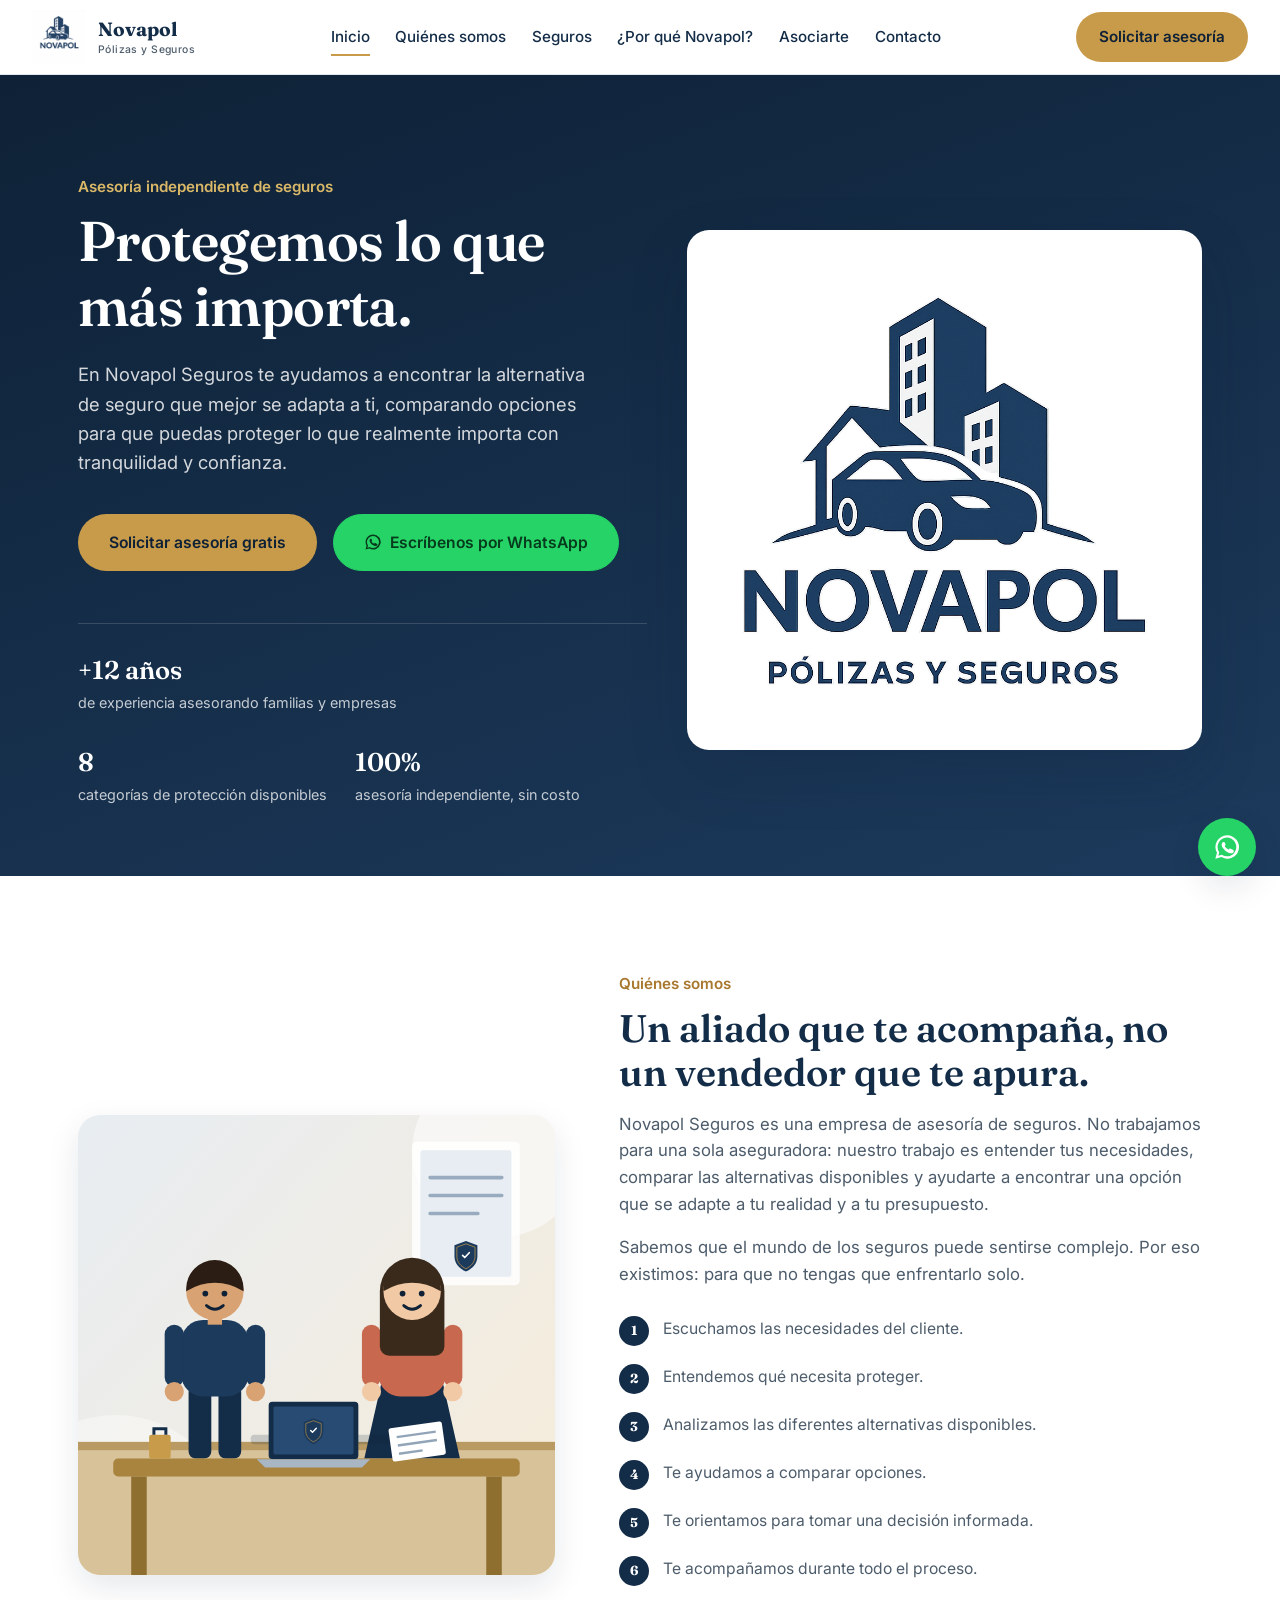
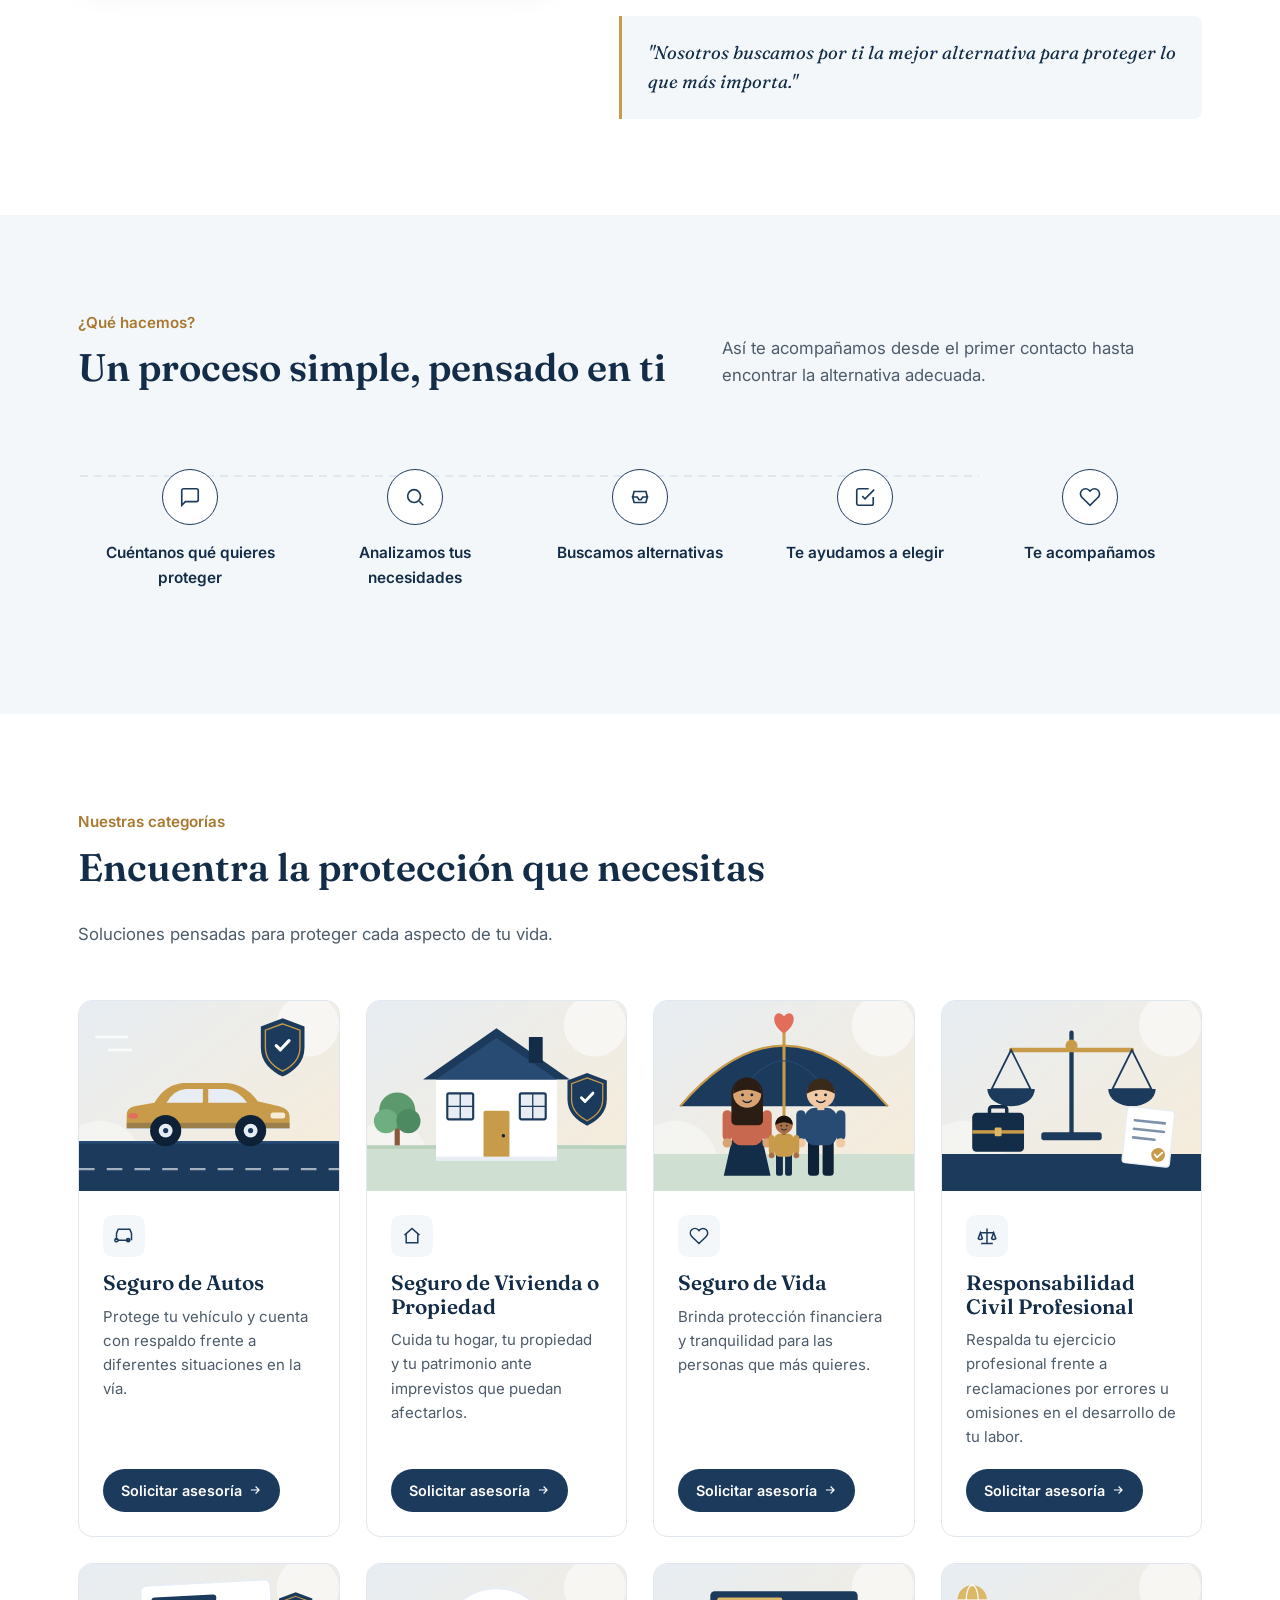
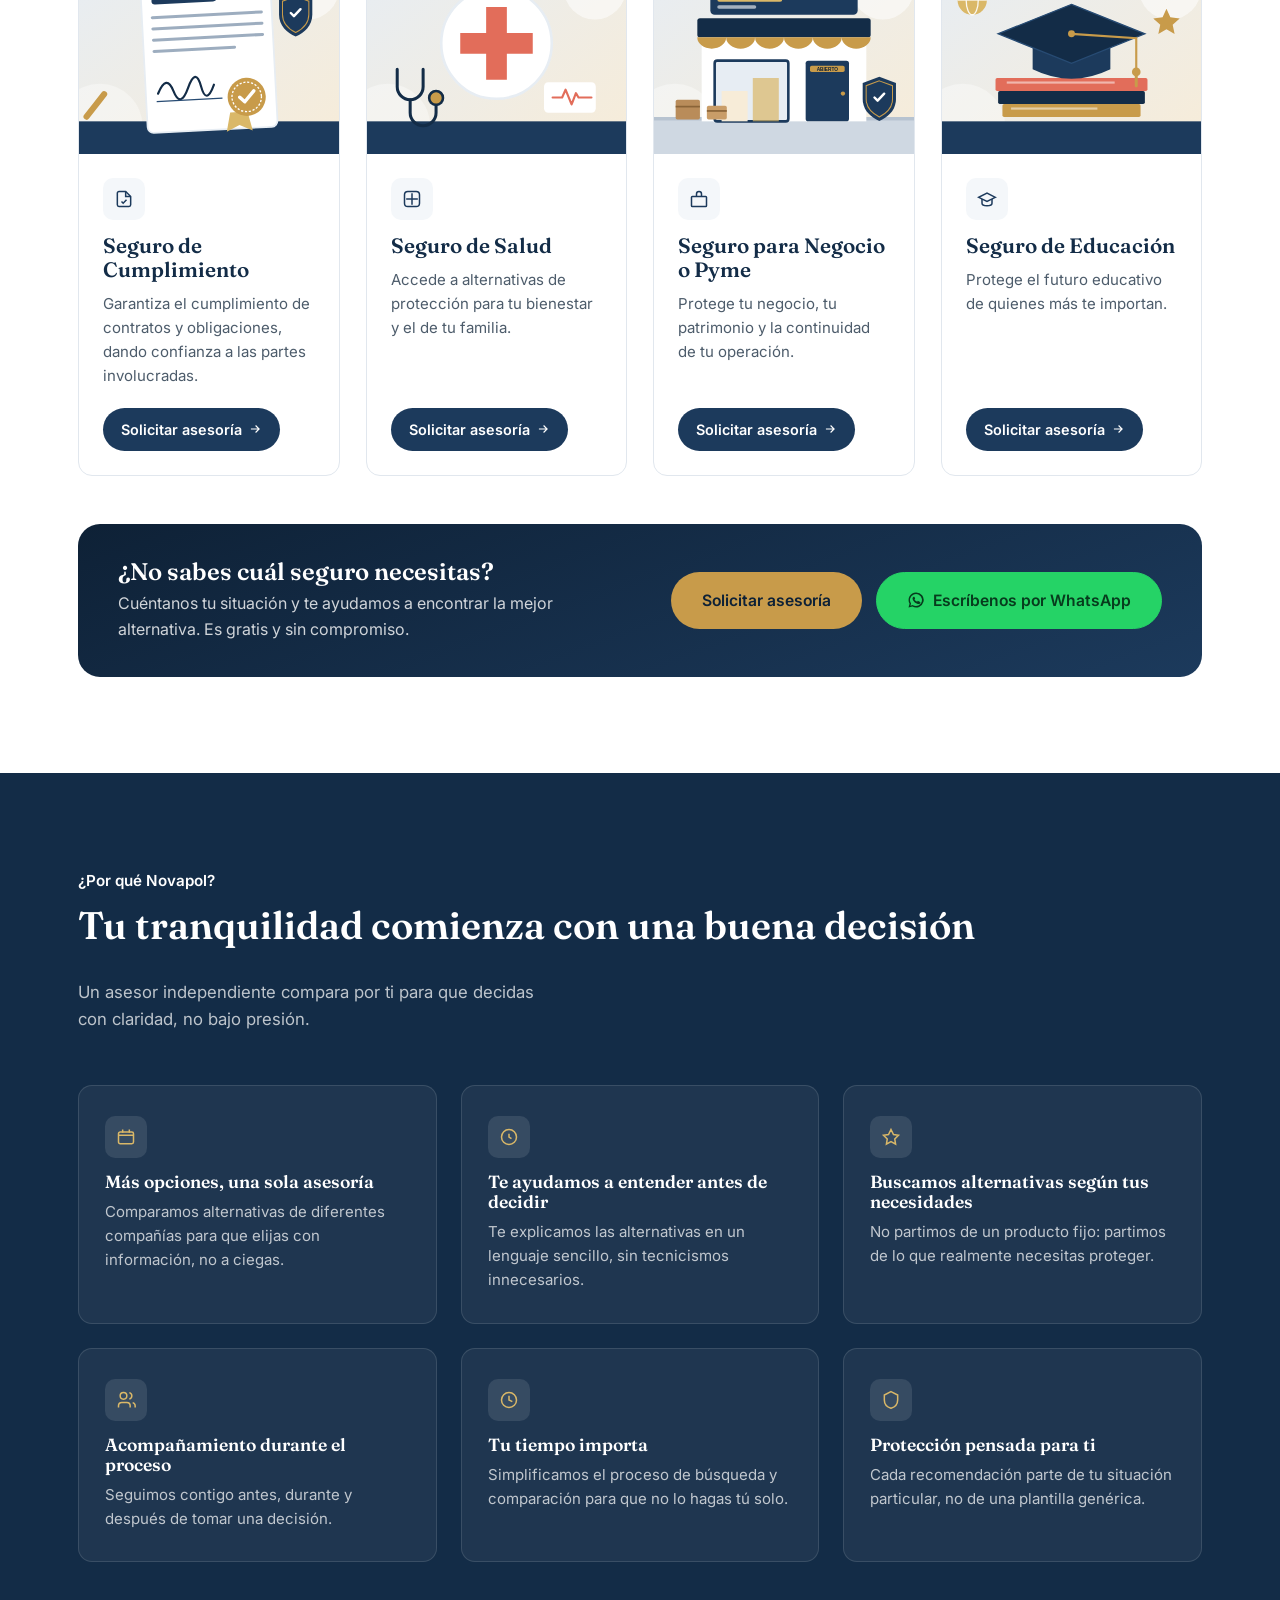
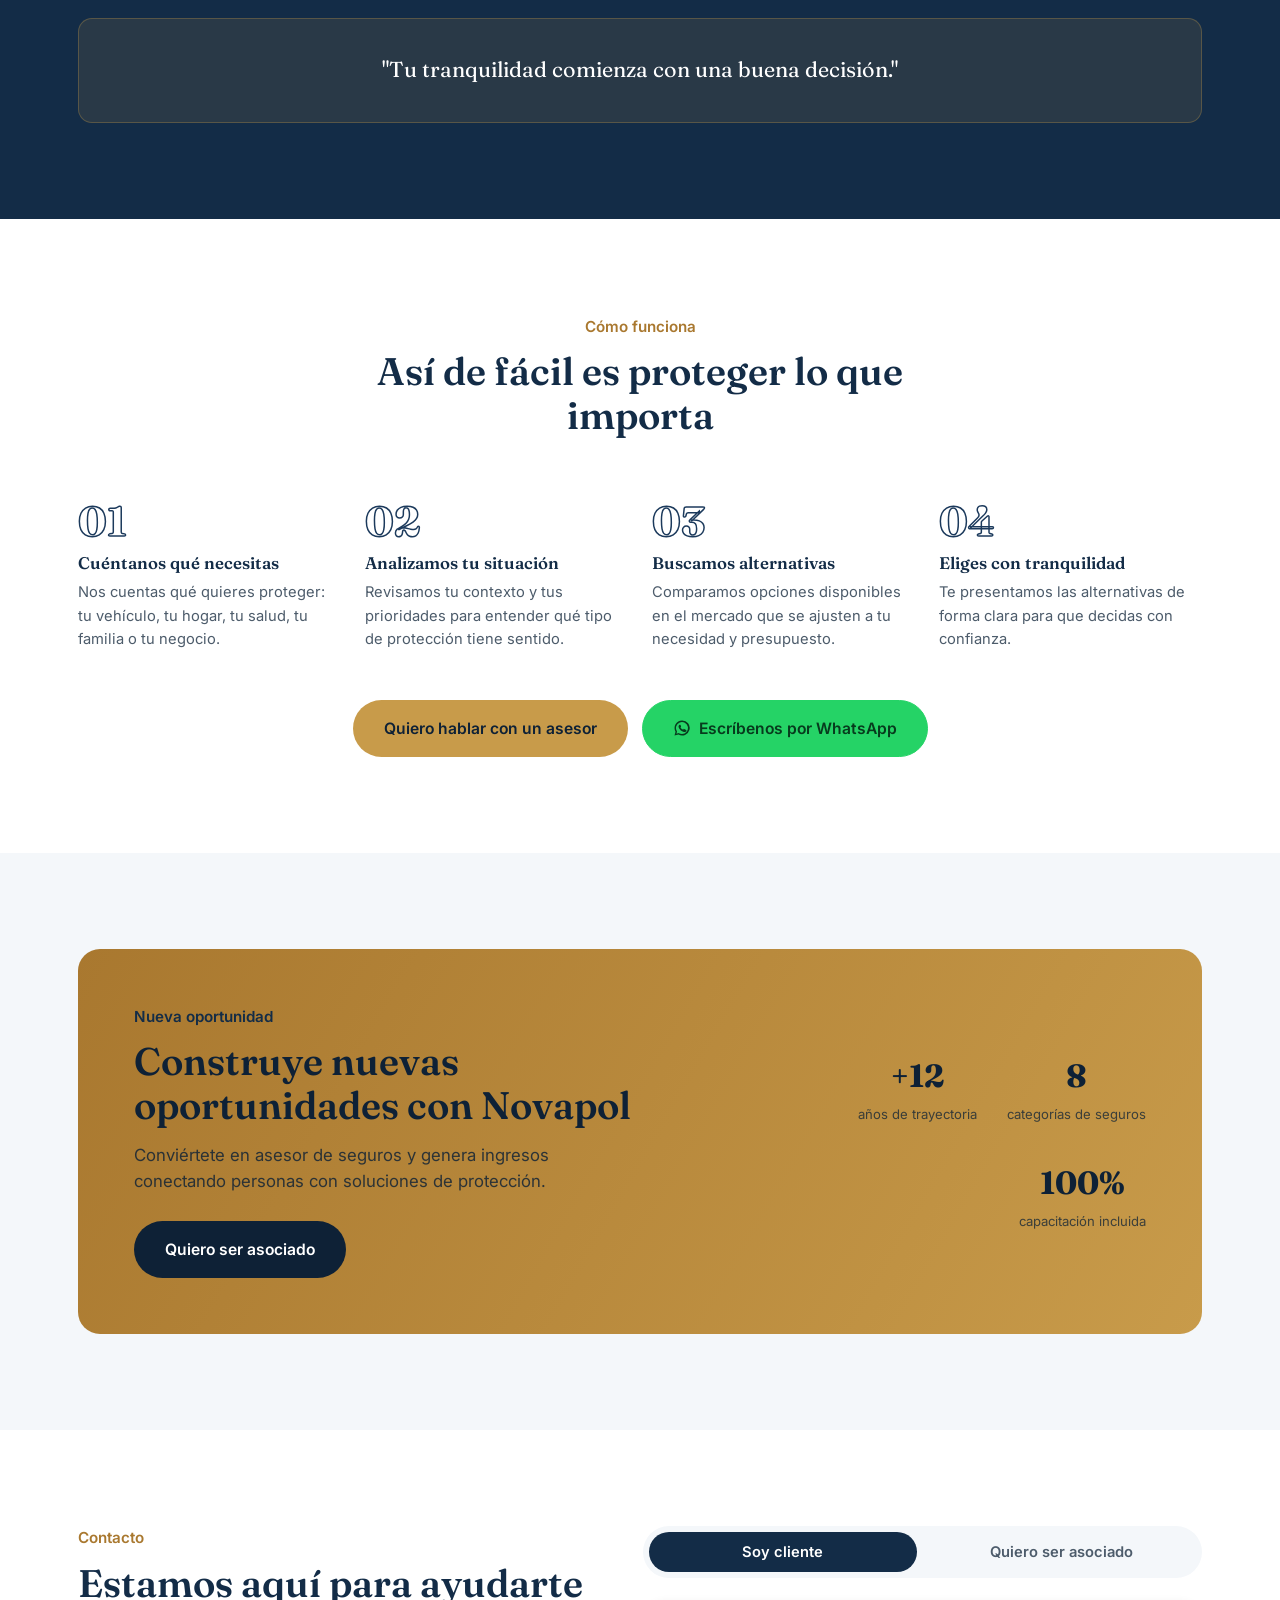
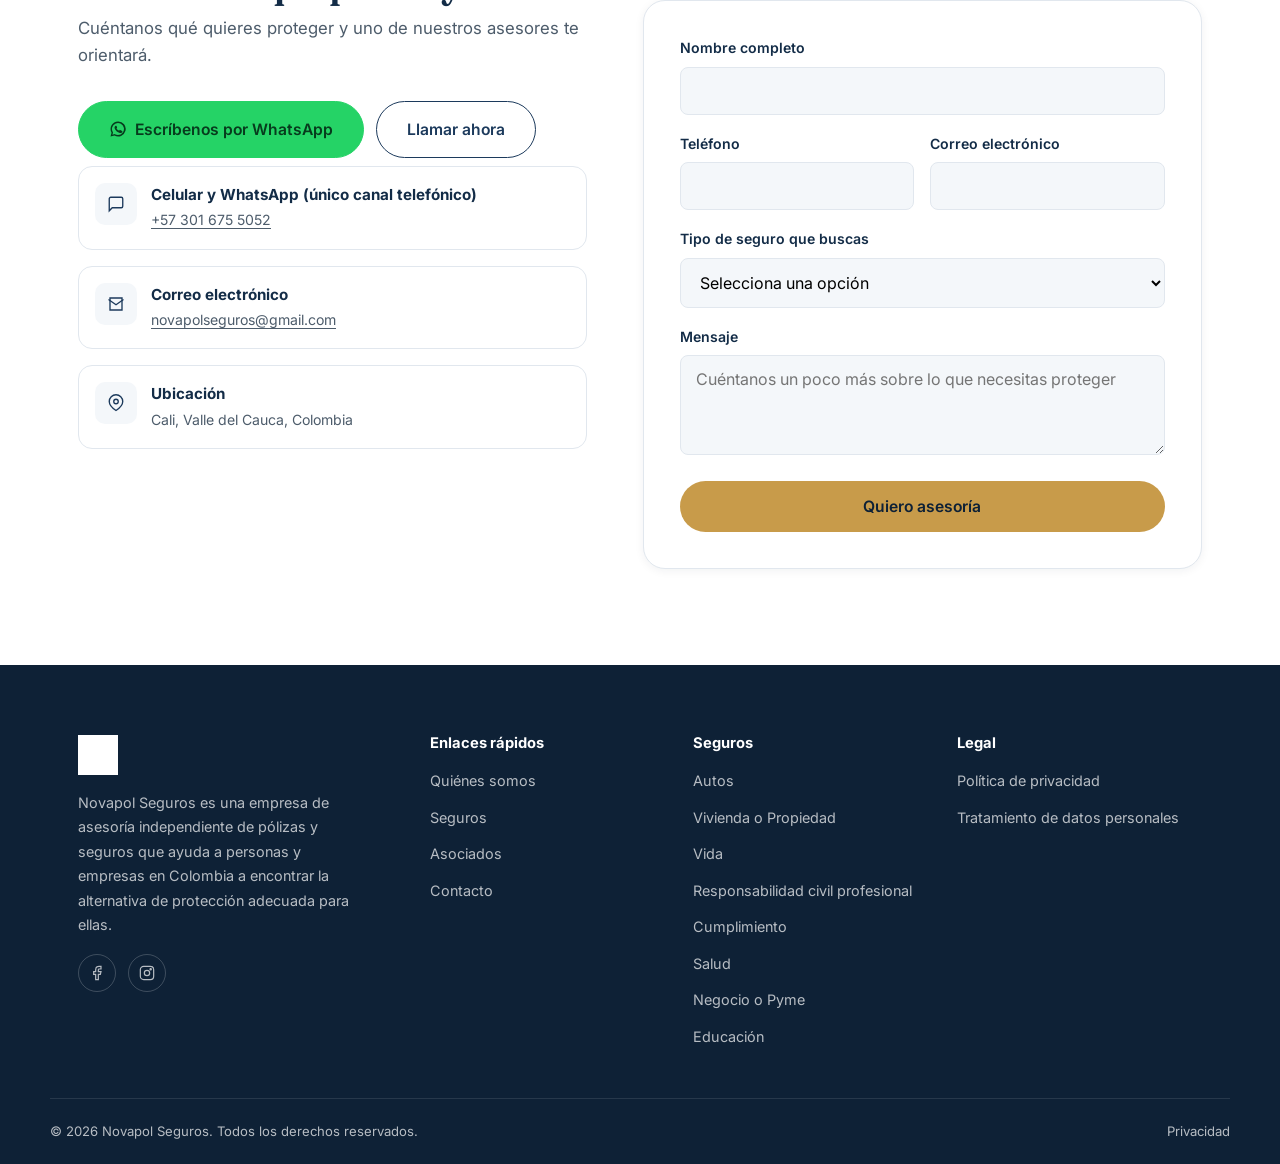
<file: index.html>
<!DOCTYPE html>
<html lang="es-CO">
<head>
<meta charset="UTF-8">
<meta name="viewport" content="width=device-width, initial-scale=1.0">
<title>Novapol Seguros | Asesoría de pólizas y seguros en Cali, Colombia</title>
<meta name="description" content="En Novapol Seguros te ayudamos a encontrar la alternativa de seguro que mejor se adapta a ti. Comparamos opciones de autos, vivienda o propiedad, vida, responsabilidad civil profesional, cumplimiento, salud, negocio o pyme y educación con asesoría cercana y transparente.">
<meta name="keywords" content="asesoría de seguros, seguros Colombia, seguros Cali, seguro de autos, seguro de vida, seguro de salud, seguro de vivienda, seguro de cumplimiento, responsabilidad civil profesional, seguro pyme, seguro educativo, corredor de seguros">
<link rel="canonical" href="https://novapolseguros.com/">

<!-- Open Graph -->
<meta property="og:type" content="website">
<meta property="og:site_name" content="Novapol Seguros">
<meta property="og:title" content="Novapol Seguros | Protegemos lo que más importa">
<meta property="og:description" content="Asesoría independiente de seguros en Colombia. Comparamos alternativas de autos, vivienda o propiedad, vida, responsabilidad civil profesional, cumplimiento, salud, negocio o pyme y educación para ayudarte a decidir con tranquilidad.">
<meta property="og:image" content="images/logo-full.png">
<meta property="og:locale" content="es_CO">

<link rel="icon" type="image/png" href="images/favicon.png">
<link rel="apple-touch-icon" href="images/favicon.png">

<link rel="preconnect" href="https://fonts.googleapis.com">
<link rel="preconnect" href="https://fonts.gstatic.com" crossorigin>
<link href="https://fonts.googleapis.com/css2?family=Fraunces:wght@500;600;700&family=Inter:wght@400;500;600;700&display=swap" rel="stylesheet">

<link rel="stylesheet" href="css/styles.css">

<script type="application/ld+json">
{
  "@context": "https://schema.org",
  "@type": "InsuranceAgency",
  "name": "Novapol Seguros",
  "description": "Asesoría independiente de pólizas y seguros en Cali, Colombia.",
  "areaServed": "CO",
  "email": "novapolseguros@gmail.com",
  "sameAs": ["https://www.facebook.com/share/1DgfGYFvQV/", "https://www.instagram.com/novapolseguros"],
  "telephone": "+573016755052",
  "address": {"@type": "PostalAddress", "addressLocality": "Cali", "addressRegion": "Valle del Cauca", "addressCountry": "CO"},
  "image": "images/logo-full.png"
}
</script>
</head>
<body>

<!-- ================= HEADER ================= -->
<header class="site-header">
  <div class="header-inner">
    <a href="index.html" class="brand" aria-label="Novapol Seguros, ir al inicio">
      <img src="images/logo-icon.png" alt="Logotipo de Novapol Seguros">
      <span class="brand-name">Novapol<small>Pólizas y Seguros</small></span>
    </a>

    <nav class="nav-desktop" aria-label="Navegación principal">
      <a href="#inicio">Inicio</a>
      <a href="#quienes-somos">Quiénes somos</a>
      <a href="#seguros">Seguros</a>
      <a href="#por-que-novapol">¿Por qué Novapol?</a>
      <a href="#asociate">Asociarte</a>
      <a href="#contacto">Contacto</a>
    </nav>

    <div class="header-actions">
      <a href="#contacto" class="btn btn-primary">Solicitar asesoría</a>
      <button class="hamburger" aria-label="Abrir menú" aria-expanded="false">
        <span></span><span></span><span></span>
      </button>
    </div>
  </div>

  <div class="mobile-menu" id="mobileMenu">
    <a href="#inicio">Inicio</a>
    <a href="#quienes-somos">Quiénes somos</a>
    <a href="#seguros">Seguros</a>
    <a href="#por-que-novapol">¿Por qué Novapol?</a>
    <a href="#asociate">Asociarte</a>
    <a href="#contacto">Contacto</a>
    <a href="#contacto" class="btn btn-primary btn-block">Solicitar asesoría</a>
    <a href="https://wa.me/573016755052?text=Hola%20Novapol%20Seguros%2C%20quisiera%20recibir%20asesor%C3%ADa%20sobre%20seguros." class="btn btn-wa btn-block" target="_blank" rel="noopener"><svg width="18" height="18" viewBox="0 0 24 24" fill="currentColor" aria-hidden="true"><path d="M12 2a10 10 0 0 0-8.6 15L2 22l5.2-1.4A10 10 0 1 0 12 2zm0 18a8 8 0 0 1-4.1-1.1l-.3-.2-3 .8.8-2.9-.2-.3A8 8 0 1 1 12 20zm4.4-6c-.2-.1-1.4-.7-1.6-.8s-.4-.1-.5.1-.5.7-.6.8-.2.1-.4 0a6.5 6.5 0 0 1-1.9-1.2 7 7 0 0 1-1.3-1.6c-.1-.2 0-.3.1-.4l.3-.4c.1-.1.1-.2.2-.4s0-.3 0-.4-.5-1.2-.7-1.6-.4-.4-.5-.4h-.5a1 1 0 0 0-.7.3 3 3 0 0 0-.9 2.2 5.2 5.2 0 0 0 1.1 2.7 11 11 0 0 0 4.4 3.9c.6.3 1.1.4 1.5.5a3.6 3.6 0 0 0 1.6.1 2.7 2.7 0 0 0 1.7-1.2 2.2 2.2 0 0 0 .1-1.2c-.1-.1-.2-.2-.4-.3z"/></svg> Escríbenos por WhatsApp</a>
    <a href="#asociate" class="btn btn-ghost-navy btn-block">Asóciate con nosotros</a>
  </div>
</header>

<!-- ================= HERO ================= -->
<section class="hero" id="inicio">
  <div class="wrap">
    <div class="hero-grid">
      <div class="hero-copy">
        <span class="eyebrow">Asesoría independiente de seguros</span>
        <h1>Protegemos lo que más importa.</h1>
        <p class="hero-sub">En Novapol Seguros te ayudamos a encontrar la alternativa de seguro que mejor se adapta a ti, comparando opciones para que puedas proteger lo que realmente importa con tranquilidad y confianza.</p>
        <div class="hero-ctas">
          <a href="#contacto" class="btn btn-primary">Solicitar asesoría gratis</a>
          <a href="https://wa.me/573016755052?text=Hola%20Novapol%20Seguros%2C%20quisiera%20recibir%20asesor%C3%ADa%20sobre%20seguros." class="btn btn-wa " target="_blank" rel="noopener"><svg width="18" height="18" viewBox="0 0 24 24" fill="currentColor" aria-hidden="true"><path d="M12 2a10 10 0 0 0-8.6 15L2 22l5.2-1.4A10 10 0 1 0 12 2zm0 18a8 8 0 0 1-4.1-1.1l-.3-.2-3 .8.8-2.9-.2-.3A8 8 0 1 1 12 20zm4.4-6c-.2-.1-1.4-.7-1.6-.8s-.4-.1-.5.1-.5.7-.6.8-.2.1-.4 0a6.5 6.5 0 0 1-1.9-1.2 7 7 0 0 1-1.3-1.6c-.1-.2 0-.3.1-.4l.3-.4c.1-.1.1-.2.2-.4s0-.3 0-.4-.5-1.2-.7-1.6-.4-.4-.5-.4h-.5a1 1 0 0 0-.7.3 3 3 0 0 0-.9 2.2 5.2 5.2 0 0 0 1.1 2.7 11 11 0 0 0 4.4 3.9c.6.3 1.1.4 1.5.5a3.6 3.6 0 0 0 1.6.1 2.7 2.7 0 0 0 1.7-1.2 2.2 2.2 0 0 0 .1-1.2c-.1-.1-.2-.2-.4-.3z"/></svg> Escríbenos por WhatsApp</a>
        </div>
        <div class="hero-trust">
          <div><strong>+12 años</strong>de experiencia asesorando familias y empresas</div>
          <div><strong>8</strong>categorías de protección disponibles</div>
          <div><strong>100%</strong>asesoría independiente, sin costo</div>
        </div>
      </div>
      <div class="hero-media">
        <div class="hero-logo"><img src="images/logo-hero.png" alt="Logotipo de Novapol Pólizas y Seguros" loading="eager"></div>
      </div>
    </div>
  </div>
</section>

<!-- ================= QUIÉNES SOMOS ================= -->
<section class="section" id="quienes-somos">
  <div class="wrap about-grid">
    <div class="about-media reveal">
      <img src="images/asesoria-novapol.svg" alt="Asesor de Novapol Seguros conversando con un cliente">
    </div>
    <div class="about-copy reveal">
      <span class="eyebrow">Quiénes somos</span>
      <h2>Un aliado que te acompaña, no un vendedor que te apura.</h2>
      <p>Novapol Seguros es una empresa de asesoría de seguros. No trabajamos para una sola aseguradora: nuestro trabajo es entender tus necesidades, comparar las alternativas disponibles y ayudarte a encontrar una opción que se adapte a tu realidad y a tu presupuesto.</p>
      <p>Sabemos que el mundo de los seguros puede sentirse complejo. Por eso existimos: para que no tengas que enfrentarlo solo.</p>

      <ul class="about-list">
        <li><span class="num">1</span>Escuchamos las necesidades del cliente.</li>
        <li><span class="num">2</span>Entendemos qué necesita proteger.</li>
        <li><span class="num">3</span>Analizamos las diferentes alternativas disponibles.</li>
        <li><span class="num">4</span>Te ayudamos a comparar opciones.</li>
        <li><span class="num">5</span>Te orientamos para tomar una decisión informada.</li>
        <li><span class="num">6</span>Te acompañamos durante todo el proceso.</li>
      </ul>

      <div class="about-quote">"Nosotros buscamos por ti la mejor alternativa para proteger lo que más importa."</div>
    </div>
  </div>
</section>

<!-- ================= QUÉ HACEMOS (proceso) ================= -->
<section class="section section-tint">
  <div class="wrap">
    <div class="head-row reveal">
      <div>
        <span class="eyebrow">¿Qué hacemos?</span>
        <h2>Un proceso simple, pensado en ti</h2>
      </div>
      <p class="lead">Así te acompañamos desde el primer contacto hasta encontrar la alternativa adecuada.</p>
    </div>

    <div class="flow reveal">
      <div class="flow-step">
        <div class="flow-icon" aria-hidden="true">
          <svg width="22" height="22" viewBox="0 0 24 24" fill="none" stroke="currentColor" stroke-width="1.8"><path d="M21 15a2 2 0 0 1-2 2H7l-4 4V5a2 2 0 0 1 2-2h14a2 2 0 0 1 2 2z"/></svg>
        </div>
        <p>Cuéntanos qué quieres proteger</p>
      </div>
      <div class="flow-step">
        <div class="flow-icon" aria-hidden="true">
          <svg width="22" height="22" viewBox="0 0 24 24" fill="none" stroke="currentColor" stroke-width="1.8"><circle cx="11" cy="11" r="7"/><path d="M21 21l-4.35-4.35"/></svg>
        </div>
        <p>Analizamos tus necesidades</p>
      </div>
      <div class="flow-step">
        <div class="flow-icon" aria-hidden="true">
          <svg width="22" height="22" viewBox="0 0 24 24" fill="none" stroke="currentColor" stroke-width="1.8"><path d="M3 12h6l2 3h2l2-3h6"/><path d="M5.5 6h13l1.5 6-1.5 6h-13L4 12z"/></svg>
        </div>
        <p>Buscamos alternativas</p>
      </div>
      <div class="flow-step">
        <div class="flow-icon" aria-hidden="true">
          <svg width="22" height="22" viewBox="0 0 24 24" fill="none" stroke="currentColor" stroke-width="1.8"><path d="M9 11l3 3L22 4"/><path d="M21 12v7a2 2 0 0 1-2 2H5a2 2 0 0 1-2-2V5a2 2 0 0 1 2-2h11"/></svg>
        </div>
        <p>Te ayudamos a elegir</p>
      </div>
      <div class="flow-step">
        <div class="flow-icon" aria-hidden="true">
          <svg width="22" height="22" viewBox="0 0 24 24" fill="none" stroke="currentColor" stroke-width="1.8"><path d="M20.8 4.6a5.5 5.5 0 0 0-7.8 0L12 5.6l-1-1a5.5 5.5 0 1 0-7.8 7.8l1 1L12 21l7.8-7.6 1-1a5.5 5.5 0 0 0 0-7.8z"/></svg>
        </div>
        <p>Te acompañamos</p>
      </div>
    </div>
  </div>
</section>

<!-- ================= SEGUROS ================= -->
<section class="section" id="seguros">
  <div class="wrap">
    <div class="head-row reveal">
      <div>
        <span class="eyebrow">Nuestras categorías</span>
        <h2>Encuentra la protección que necesitas</h2>
      </div>
      <p class="lead">Soluciones pensadas para proteger cada aspecto de tu vida.</p>
    </div>

    <div class="cards-grid">

      <article class="ins-card reveal">
        <div class="ins-media"><img src="images/seguros/autos.svg" alt="Automóvil moderno, representando el seguro de autos" loading="lazy"></div>
        <div class="ins-body">
          <div class="ins-icon" aria-hidden="true"><svg width="20" height="20" viewBox="0 0 24 24" fill="none" stroke="currentColor" stroke-width="1.8"><path d="M5 17h14M5 17a2 2 0 1 1-4 0 2 2 0 0 1 4 0zm14 0a2 2 0 1 1-4 0 2 2 0 0 1 4 0zM3 17V9l2-5h14l2 5v8"/></svg></div>
          <h3>Seguro de Autos</h3>
          <p>Protege tu vehículo y cuenta con respaldo frente a diferentes situaciones en la vía.</p>
          <a href="#contacto" class="ins-link ins-cta" data-seguro="Autos">Solicitar asesoría <svg width="14" height="14" viewBox="0 0 24 24" fill="none" stroke="currentColor" stroke-width="2"><path d="M5 12h14M13 6l6 6-6 6"/></svg></a>
        </div>
      </article>

      <article class="ins-card reveal">
        <div class="ins-media"><img src="images/seguros/vivienda.svg" alt="Casa con escudo de protección, representando el seguro de vivienda o propiedad" loading="lazy"></div>
        <div class="ins-body">
          <div class="ins-icon" aria-hidden="true"><svg width="20" height="20" viewBox="0 0 24 24" fill="none" stroke="currentColor" stroke-width="1.8"><path d="M3 11l9-8 9 8"/><path d="M5 10v10h14V10"/></svg></div>
          <h3>Seguro de Vivienda o Propiedad</h3>
          <p>Cuida tu hogar, tu propiedad y tu patrimonio ante imprevistos que puedan afectarlos.</p>
          <a href="#contacto" class="ins-link ins-cta" data-seguro="Vivienda o Propiedad">Solicitar asesoría <svg width="14" height="14" viewBox="0 0 24 24" fill="none" stroke="currentColor" stroke-width="2"><path d="M5 12h14M13 6l6 6-6 6"/></svg></a>
        </div>
      </article>

      <article class="ins-card reveal">
        <div class="ins-media"><img src="images/seguros/vida.svg" alt="Familia protegida bajo un paraguas, representando el seguro de vida" loading="lazy"></div>
        <div class="ins-body">
          <div class="ins-icon" aria-hidden="true"><svg width="20" height="20" viewBox="0 0 24 24" fill="none" stroke="currentColor" stroke-width="1.8"><path d="M20.8 4.6a5.5 5.5 0 0 0-7.8 0L12 5.6l-1-1a5.5 5.5 0 1 0-7.8 7.8l1 1L12 21l7.8-7.6 1-1a5.5 5.5 0 0 0 0-7.8z"/></svg></div>
          <h3>Seguro de Vida</h3>
          <p>Brinda protección financiera y tranquilidad para las personas que más quieres.</p>
          <a href="#contacto" class="ins-link ins-cta" data-seguro="Vida">Solicitar asesoría <svg width="14" height="14" viewBox="0 0 24 24" fill="none" stroke="currentColor" stroke-width="2"><path d="M5 12h14M13 6l6 6-6 6"/></svg></a>
        </div>
      </article>

      <article class="ins-card reveal">
        <div class="ins-media"><img src="images/seguros/responsabilidad-civil-profesional.svg" alt="Balanza de la justicia y maletín, representando la responsabilidad civil profesional" loading="lazy"></div>
        <div class="ins-body">
          <div class="ins-icon" aria-hidden="true"><svg width="20" height="20" viewBox="0 0 24 24" fill="none" stroke="currentColor" stroke-width="1.8"><path d="M12 3v18M5 21h14M4 8h16"/><path d="M4 8l-2.5 7a3 3 0 0 0 5 0zM20 8l-2.5 7a3 3 0 0 0 5 0z"/></svg></div>
          <h3>Responsabilidad Civil Profesional</h3>
          <p>Respalda tu ejercicio profesional frente a reclamaciones por errores u omisiones en el desarrollo de tu labor.</p>
          <a href="#contacto" class="ins-link ins-cta" data-seguro="Responsabilidad civil profesional">Solicitar asesoría <svg width="14" height="14" viewBox="0 0 24 24" fill="none" stroke="currentColor" stroke-width="2"><path d="M5 12h14M13 6l6 6-6 6"/></svg></a>
        </div>
      </article>

      <article class="ins-card reveal">
        <div class="ins-media"><img src="images/seguros/cumplimiento.svg" alt="Contrato con sello de garantía, representando el seguro de cumplimiento" loading="lazy"></div>
        <div class="ins-body">
          <div class="ins-icon" aria-hidden="true"><svg width="20" height="20" viewBox="0 0 24 24" fill="none" stroke="currentColor" stroke-width="1.8"><path d="M14 3H6a2 2 0 0 0-2 2v14a2 2 0 0 0 2 2h12a2 2 0 0 0 2-2V9z"/><path d="M14 3v6h6M9 15l2 2 4-4"/></svg></div>
          <h3>Seguro de Cumplimiento</h3>
          <p>Garantiza el cumplimiento de contratos y obligaciones, dando confianza a las partes involucradas.</p>
          <a href="#contacto" class="ins-link ins-cta" data-seguro="Cumplimiento">Solicitar asesoría <svg width="14" height="14" viewBox="0 0 24 24" fill="none" stroke="currentColor" stroke-width="2"><path d="M5 12h14M13 6l6 6-6 6"/></svg></a>
        </div>
      </article>

      <article class="ins-card reveal">
        <div class="ins-media"><img src="images/seguros/salud.svg" alt="Cruz médica y estetoscopio, representando el seguro de salud" loading="lazy"></div>
        <div class="ins-body">
          <div class="ins-icon" aria-hidden="true"><svg width="20" height="20" viewBox="0 0 24 24" fill="none" stroke="currentColor" stroke-width="1.8"><path d="M12 5v14M5 12h14"/><rect x="3" y="3" width="18" height="18" rx="4"/></svg></div>
          <h3>Seguro de Salud</h3>
          <p>Accede a alternativas de protección para tu bienestar y el de tu familia.</p>
          <a href="#contacto" class="ins-link ins-cta" data-seguro="Salud">Solicitar asesoría <svg width="14" height="14" viewBox="0 0 24 24" fill="none" stroke="currentColor" stroke-width="2"><path d="M5 12h14M13 6l6 6-6 6"/></svg></a>
        </div>
      </article>

      <article class="ins-card reveal">
        <div class="ins-media"><img src="images/seguros/negocio-pyme.svg" alt="Local comercial con escudo de protección, representando el seguro para negocio o pyme" loading="lazy"></div>
        <div class="ins-body">
          <div class="ins-icon" aria-hidden="true"><svg width="20" height="20" viewBox="0 0 24 24" fill="none" stroke="currentColor" stroke-width="1.8"><rect x="3" y="9" width="18" height="12" rx="1"/><path d="M9 9V6a3 3 0 0 1 6 0v3"/></svg></div>
          <h3>Seguro para Negocio o Pyme</h3>
          <p>Protege tu negocio, tu patrimonio y la continuidad de tu operación.</p>
          <a href="#contacto" class="ins-link ins-cta" data-seguro="Negocio o Pyme">Solicitar asesoría <svg width="14" height="14" viewBox="0 0 24 24" fill="none" stroke="currentColor" stroke-width="2"><path d="M5 12h14M13 6l6 6-6 6"/></svg></a>
        </div>
      </article>

      <article class="ins-card reveal">
        <div class="ins-media"><img src="images/seguros/educacion.svg" alt="Birrete de graduación sobre libros, representando el seguro de educación" loading="lazy"></div>
        <div class="ins-body">
          <div class="ins-icon" aria-hidden="true"><svg width="20" height="20" viewBox="0 0 24 24" fill="none" stroke="currentColor" stroke-width="1.8"><path d="M22 10L12 5 2 10l10 5 10-5z"/><path d="M6 12v5c0 1.7 2.7 3 6 3s6-1.3 6-3v-5"/></svg></div>
          <h3>Seguro de Educación</h3>
          <p>Protege el futuro educativo de quienes más te importan.</p>
          <a href="#contacto" class="ins-link ins-cta" data-seguro="Educación">Solicitar asesoría <svg width="14" height="14" viewBox="0 0 24 24" fill="none" stroke="currentColor" stroke-width="2"><path d="M5 12h14M13 6l6 6-6 6"/></svg></a>
        </div>
      </article>

    </div>

    <div class="cta-band reveal">
      <div>
        <h3>¿No sabes cuál seguro necesitas?</h3>
        <p>Cuéntanos tu situación y te ayudamos a encontrar la mejor alternativa. Es gratis y sin compromiso.</p>
      </div>
      <div class="cta-band-actions">
        <a href="#contacto" class="btn btn-primary">Solicitar asesoría</a>
        <a href="https://wa.me/573016755052?text=Hola%20Novapol%20Seguros%2C%20quisiera%20recibir%20asesor%C3%ADa%20sobre%20seguros." class="btn btn-wa " target="_blank" rel="noopener"><svg width="18" height="18" viewBox="0 0 24 24" fill="currentColor" aria-hidden="true"><path d="M12 2a10 10 0 0 0-8.6 15L2 22l5.2-1.4A10 10 0 1 0 12 2zm0 18a8 8 0 0 1-4.1-1.1l-.3-.2-3 .8.8-2.9-.2-.3A8 8 0 1 1 12 20zm4.4-6c-.2-.1-1.4-.7-1.6-.8s-.4-.1-.5.1-.5.7-.6.8-.2.1-.4 0a6.5 6.5 0 0 1-1.9-1.2 7 7 0 0 1-1.3-1.6c-.1-.2 0-.3.1-.4l.3-.4c.1-.1.1-.2.2-.4s0-.3 0-.4-.5-1.2-.7-1.6-.4-.4-.5-.4h-.5a1 1 0 0 0-.7.3 3 3 0 0 0-.9 2.2 5.2 5.2 0 0 0 1.1 2.7 11 11 0 0 0 4.4 3.9c.6.3 1.1.4 1.5.5a3.6 3.6 0 0 0 1.6.1 2.7 2.7 0 0 0 1.7-1.2 2.2 2.2 0 0 0 .1-1.2c-.1-.1-.2-.2-.4-.3z"/></svg> Escríbenos por WhatsApp</a>
      </div>
    </div>
  </div>
</section>

<!-- ================= POR QUÉ NOVAPOL ================= -->
<section class="section section-navy" id="por-que-novapol">
  <div class="wrap">
    <div class="head-row reveal">
      <div>
        <span class="eyebrow">¿Por qué Novapol?</span>
        <h2>Tu tranquilidad comienza con una buena decisión</h2>
      </div>
      <p class="lead" style="color:rgba(255,255,255,.72)">Un asesor independiente compara por ti para que decidas con claridad, no bajo presión.</p>
    </div>

    <div class="why-grid reveal">
      <div class="why-card">
        <div class="ins-icon" aria-hidden="true">
          <svg width="20" height="20" viewBox="0 0 24 24" fill="none" stroke="currentColor" stroke-width="1.8"><rect x="3" y="6" width="18" height="14" rx="2"/><path d="M3 10h18M8 3v4M16 3v4"/></svg>
        </div>
        <h3>Más opciones, una sola asesoría</h3>
        <p>Comparamos alternativas de diferentes compañías para que elijas con información, no a ciegas.</p>
      </div>
      <div class="why-card">
        <div class="ins-icon" aria-hidden="true">
          <svg width="20" height="20" viewBox="0 0 24 24" fill="none" stroke="currentColor" stroke-width="1.8"><circle cx="12" cy="12" r="9"/><path d="M12 8v4l3 2"/></svg>
        </div>
        <h3>Te ayudamos a entender antes de decidir</h3>
        <p>Te explicamos las alternativas en un lenguaje sencillo, sin tecnicismos innecesarios.</p>
      </div>
      <div class="why-card">
        <div class="ins-icon" aria-hidden="true">
          <svg width="20" height="20" viewBox="0 0 24 24" fill="none" stroke="currentColor" stroke-width="1.8"><path d="M12 3l3 6 6 .9-4.5 4.4 1 6.2-5.5-3-5.5 3 1-6.2L3 9.9 9 9z"/></svg>
        </div>
        <h3>Buscamos alternativas según tus necesidades</h3>
        <p>No partimos de un producto fijo: partimos de lo que realmente necesitas proteger.</p>
      </div>
      <div class="why-card">
        <div class="ins-icon" aria-hidden="true">
          <svg width="20" height="20" viewBox="0 0 24 24" fill="none" stroke="currentColor" stroke-width="1.8"><path d="M17 21v-2a4 4 0 0 0-4-4H7a4 4 0 0 0-4 4v2"/><circle cx="9" cy="7" r="4"/><path d="M23 21v-2a4 4 0 0 0-3-3.87"/><path d="M16 3.13a4 4 0 0 1 0 7.75"/></svg>
        </div>
        <h3>Acompañamiento durante el proceso</h3>
        <p>Seguimos contigo antes, durante y después de tomar una decisión.</p>
      </div>
      <div class="why-card">
        <div class="ins-icon" aria-hidden="true">
          <svg width="20" height="20" viewBox="0 0 24 24" fill="none" stroke="currentColor" stroke-width="1.8"><circle cx="12" cy="12" r="9"/><path d="M12 7v5l4 2"/></svg>
        </div>
        <h3>Tu tiempo importa</h3>
        <p>Simplificamos el proceso de búsqueda y comparación para que no lo hagas tú solo.</p>
      </div>
      <div class="why-card">
        <div class="ins-icon" aria-hidden="true">
          <svg width="20" height="20" viewBox="0 0 24 24" fill="none" stroke="currentColor" stroke-width="1.8"><path d="M12 2l8 4v6c0 5-3.4 8.5-8 10-4.6-1.5-8-5-8-10V6z"/></svg>
        </div>
        <h3>Protección pensada para ti</h3>
        <p>Cada recomendación parte de tu situación particular, no de una plantilla genérica.</p>
      </div>
    </div>

    <div class="why-banner reveal">
      <p>"Tu tranquilidad comienza con una buena decisión."</p>
    </div>
  </div>
</section>

<!-- ================= PROCESO 4 PASOS ================= -->
<section class="section">
  <div class="wrap">
    <div class="center-col reveal">
      <span class="eyebrow">Cómo funciona</span>
      <h2>Así de fácil es proteger lo que importa</h2>
    </div>

    <div class="steps4 mt-lg reveal">
      <div class="step4">
        <span class="step-no">01</span>
        <h3>Cuéntanos qué necesitas</h3>
        <p>Nos cuentas qué quieres proteger: tu vehículo, tu hogar, tu salud, tu familia o tu negocio.</p>
      </div>
      <div class="step4">
        <span class="step-no">02</span>
        <h3>Analizamos tu situación</h3>
        <p>Revisamos tu contexto y tus prioridades para entender qué tipo de protección tiene sentido.</p>
      </div>
      <div class="step4">
        <span class="step-no">03</span>
        <h3>Buscamos alternativas</h3>
        <p>Comparamos opciones disponibles en el mercado que se ajusten a tu necesidad y presupuesto.</p>
      </div>
      <div class="step4">
        <span class="step-no">04</span>
        <h3>Eliges con tranquilidad</h3>
        <p>Te presentamos las alternativas de forma clara para que decidas con confianza.</p>
      </div>
    </div>

    <div class="steps-cta reveal">
      <a href="#contacto" class="btn btn-primary">Quiero hablar con un asesor</a>
      <a href="https://wa.me/573016755052?text=Hola%20Novapol%20Seguros%2C%20quisiera%20recibir%20asesor%C3%ADa%20sobre%20seguros." class="btn btn-wa " target="_blank" rel="noopener"><svg width="18" height="18" viewBox="0 0 24 24" fill="currentColor" aria-hidden="true"><path d="M12 2a10 10 0 0 0-8.6 15L2 22l5.2-1.4A10 10 0 1 0 12 2zm0 18a8 8 0 0 1-4.1-1.1l-.3-.2-3 .8.8-2.9-.2-.3A8 8 0 1 1 12 20zm4.4-6c-.2-.1-1.4-.7-1.6-.8s-.4-.1-.5.1-.5.7-.6.8-.2.1-.4 0a6.5 6.5 0 0 1-1.9-1.2 7 7 0 0 1-1.3-1.6c-.1-.2 0-.3.1-.4l.3-.4c.1-.1.1-.2.2-.4s0-.3 0-.4-.5-1.2-.7-1.6-.4-.4-.5-.4h-.5a1 1 0 0 0-.7.3 3 3 0 0 0-.9 2.2 5.2 5.2 0 0 0 1.1 2.7 11 11 0 0 0 4.4 3.9c.6.3 1.1.4 1.5.5a3.6 3.6 0 0 0 1.6.1 2.7 2.7 0 0 0 1.7-1.2 2.2 2.2 0 0 0 .1-1.2c-.1-.1-.2-.2-.4-.3z"/></svg> Escríbenos por WhatsApp</a>
    </div>
  </div>
</section>

<!-- ================= ASÓCIATE (teaser) ================= -->
<section class="section section-tint" id="asociate">
  <div class="wrap">
    <div class="assoc-teaser reveal">
      <div>
        <span class="eyebrow" style="color:var(--navy-800)">Nueva oportunidad</span>
        <h2>Construye nuevas oportunidades con Novapol</h2>
        <p>Conviértete en asesor de seguros y genera ingresos conectando personas con soluciones de protección.</p>
        <a href="asociate.html" class="btn btn-primary mt-lg" style="margin-top:26px;display:inline-flex;">Quiero ser asociado</a>
      </div>
      <div class="assoc-stats">
        <div><strong>+12</strong><span>años de trayectoria</span></div>
        <div><strong>8</strong><span>categorías de seguros</span></div>
        <div><strong>100%</strong><span>capacitación incluida</span></div>
      </div>
    </div>
  </div>
</section>

<!-- ================= CONTACTO ================= -->
<section class="section" id="contacto">
  <div class="wrap contact-grid">
    <div class="contact-info reveal">
      <span class="eyebrow">Contacto</span>
      <h2>Estamos aquí para ayudarte</h2>
      <p>Cuéntanos qué quieres proteger y uno de nuestros asesores te orientará.</p>

      <div class="contact-quick"><a href="https://wa.me/573016755052?text=Hola%20Novapol%20Seguros%2C%20quisiera%20recibir%20asesor%C3%ADa%20sobre%20seguros." class="btn btn-wa " target="_blank" rel="noopener"><svg width="18" height="18" viewBox="0 0 24 24" fill="currentColor" aria-hidden="true"><path d="M12 2a10 10 0 0 0-8.6 15L2 22l5.2-1.4A10 10 0 1 0 12 2zm0 18a8 8 0 0 1-4.1-1.1l-.3-.2-3 .8.8-2.9-.2-.3A8 8 0 1 1 12 20zm4.4-6c-.2-.1-1.4-.7-1.6-.8s-.4-.1-.5.1-.5.7-.6.8-.2.1-.4 0a6.5 6.5 0 0 1-1.9-1.2 7 7 0 0 1-1.3-1.6c-.1-.2 0-.3.1-.4l.3-.4c.1-.1.1-.2.2-.4s0-.3 0-.4-.5-1.2-.7-1.6-.4-.4-.5-.4h-.5a1 1 0 0 0-.7.3 3 3 0 0 0-.9 2.2 5.2 5.2 0 0 0 1.1 2.7 11 11 0 0 0 4.4 3.9c.6.3 1.1.4 1.5.5a3.6 3.6 0 0 0 1.6.1 2.7 2.7 0 0 0 1.7-1.2 2.2 2.2 0 0 0 .1-1.2c-.1-.1-.2-.2-.4-.3z"/></svg> Escríbenos por WhatsApp</a><a href="tel:+573016755052" class="btn btn-ghost-navy">Llamar ahora</a></div>

      <div class="contact-channels">
        <div class="channel">
          <div class="ins-icon" aria-hidden="true"><svg width="18" height="18" viewBox="0 0 24 24" fill="none" stroke="currentColor" stroke-width="1.8"><path d="M21 15a2 2 0 0 1-2 2H7l-4 4V5a2 2 0 0 1 2-2h14a2 2 0 0 1 2 2z"/></svg></div>
          <div><strong>Celular y WhatsApp (único canal telefónico)</strong><span><a href="https://wa.me/573016755052?text=Hola%20Novapol%20Seguros%2C%20quisiera%20recibir%20asesor%C3%ADa%20sobre%20seguros." target="_blank" rel="noopener">+57 301 675 5052</a></span></div>
        </div>
        <div class="channel">
          <div class="ins-icon" aria-hidden="true"><svg width="18" height="18" viewBox="0 0 24 24" fill="none" stroke="currentColor" stroke-width="1.8"><path d="M4 4h16v16H4z"/><path d="M22 6l-10 7L2 6"/></svg></div>
          <div><strong>Correo electrónico</strong><span><a href="mailto:novapolseguros@gmail.com">novapolseguros@gmail.com</a></span></div>
        </div>
        <div class="channel">
          <div class="ins-icon" aria-hidden="true"><svg width="18" height="18" viewBox="0 0 24 24" fill="none" stroke="currentColor" stroke-width="1.8"><path d="M21 10c0 6-9 12-9 12s-9-6-9-12a9 9 0 1 1 18 0z"/><circle cx="12" cy="10" r="3"/></svg></div>
          <div><strong>Ubicación</strong><span>Cali, Valle del Cauca, Colombia</span></div>
        </div>
      </div>
    </div>

    <div class="reveal">
      <div class="audience-toggle">
        <button type="button" class="active" data-audience-btn="cliente">Soy cliente</button>
        <button type="button" data-audience-btn="asociado">Quiero ser asociado</button>
      </div>

      <div class="form-card">
        <!-- Formulario Cliente -->
        <form data-validate data-audience-form="cliente" data-subject="Nueva solicitud de asesoría (CLIENTE) - Novapol Seguros">
          <div class="form-status"></div>
          <input type="text" name="botcheck" tabindex="-1" autocomplete="off" style="display:none" aria-hidden="true">
          <div class="field">
            <label for="c-nombre">Nombre completo</label>
            <input id="c-nombre" name="nombre" type="text" data-required>
            <div class="field-error">Por favor ingresa tu nombre.</div>
          </div>
          <div class="field-row">
            <div class="field">
              <label for="c-telefono">Teléfono</label>
              <input id="c-telefono" name="telefono" type="tel" data-required>
              <div class="field-error">Ingresa un teléfono válido.</div>
            </div>
            <div class="field">
              <label for="c-correo">Correo electrónico</label>
              <input id="c-correo" name="email" type="email" data-required>
              <div class="field-error">Ingresa un correo válido.</div>
            </div>
          </div>
          <div class="field">
            <label for="c-seguro">Tipo de seguro que buscas</label>
            <select id="c-seguro" name="tipo_de_seguro" data-required>
              <option value="">Selecciona una opción</option>
              <option>Autos</option>
              <option>Vivienda o Propiedad</option>
              <option>Vida</option>
              <option>Responsabilidad civil profesional</option>
              <option>Cumplimiento</option>
              <option>Salud</option>
              <option>Negocio o Pyme</option>
              <option>Educación</option>
              <option>Otro</option>
            </select>
            <div class="field-error">Selecciona un tipo de seguro.</div>
          </div>
          <div class="field">
            <label for="c-mensaje">Mensaje</label>
            <textarea id="c-mensaje" name="mensaje" placeholder="Cuéntanos un poco más sobre lo que necesitas proteger"></textarea>
          </div>
          <button type="submit" class="btn btn-primary btn-block">Quiero asesoría</button>
        </form>

        <!-- Formulario Asociado -->
        <form data-validate data-audience-form="asociado" data-subject="Nueva solicitud para ASOCIARSE - Novapol Seguros" style="display:none">
          <div class="form-status"></div>
          <input type="text" name="botcheck" tabindex="-1" autocomplete="off" style="display:none" aria-hidden="true">
          <div class="field">
            <label for="a-nombre">Nombre completo</label>
            <input id="a-nombre" name="nombre" type="text" data-required>
            <div class="field-error">Por favor ingresa tu nombre.</div>
          </div>
          <div class="field-row">
            <div class="field">
              <label for="a-telefono">Teléfono</label>
              <input id="a-telefono" name="telefono" type="tel" data-required>
              <div class="field-error">Ingresa un teléfono válido.</div>
            </div>
            <div class="field">
              <label for="a-correo">Correo electrónico</label>
              <input id="a-correo" name="email" type="email" data-required>
              <div class="field-error">Ingresa un correo válido.</div>
            </div>
          </div>
          <div class="field">
            <label for="a-ciudad">Ciudad</label>
            <input id="a-ciudad" name="ciudad" type="text" data-required>
            <div class="field-error">Ingresa tu ciudad.</div>
          </div>
          <div class="field">
            <label for="a-mensaje">Mensaje</label>
            <textarea id="a-mensaje" name="mensaje" placeholder="Cuéntanos por qué te interesa asociarte con Novapol"></textarea>
          </div>
          <div class="checkbox-field">
            <input type="checkbox" id="a-datos" name="autoriza_tratamiento_datos" data-required>
            <label for="a-datos">Autorizo el tratamiento de mis datos personales conforme a la <a href="privacidad.html" target="_blank" rel="noopener">política de privacidad</a> de Novapol Seguros.</label>
          </div>
          <button type="submit" class="btn btn-primary btn-block">Quiero comenzar</button>
        </form>
      </div>
    </div>
  </div>
</section>

<!-- ================= FOOTER ================= -->
<footer class="site-footer">
  <div class="wrap footer-grid">
    <div class="footer-brand">
      <img src="images/logo-icon.png" alt="Novapol Seguros">
      <p>Novapol Seguros es una empresa de asesoría independiente de pólizas y seguros que ayuda a personas y empresas en Colombia a encontrar la alternativa de protección adecuada para ellas.</p>
      <div class="social-row">
        <a href="https://www.facebook.com/share/1DgfGYFvQV/" target="_blank" rel="noopener noreferrer" aria-label="Facebook de Novapol Seguros"><svg width="16" height="16" viewBox="0 0 24 24" fill="none" stroke="currentColor" stroke-width="1.8"><path d="M18 2h-3a5 5 0 0 0-5 5v3H7v4h3v8h4v-8h3l1-4h-4V7a1 1 0 0 1 1-1h3z"/></svg></a>
        <a href="https://www.instagram.com/novapolseguros" target="_blank" rel="noopener noreferrer" aria-label="Instagram de Novapol Seguros"><svg width="16" height="16" viewBox="0 0 24 24" fill="none" stroke="currentColor" stroke-width="1.8"><rect x="2" y="2" width="20" height="20" rx="5"/><circle cx="12" cy="12" r="4"/><circle cx="17.5" cy="6.5" r="1"/></svg></a>
      </div>
    </div>

    <div class="footer-col">
      <h4>Enlaces rápidos</h4>
      <ul>
        <li><a href="#quienes-somos">Quiénes somos</a></li>
        <li><a href="#seguros">Seguros</a></li>
        <li><a href="asociate.html">Asociados</a></li>
        <li><a href="#contacto">Contacto</a></li>
      </ul>
    </div>

    <div class="footer-col">
      <h4>Seguros</h4>
      <ul>
        <li><a href="#seguros">Autos</a></li>
        <li><a href="#seguros">Vivienda o Propiedad</a></li>
        <li><a href="#seguros">Vida</a></li>
        <li><a href="#seguros">Responsabilidad civil profesional</a></li>
        <li><a href="#seguros">Cumplimiento</a></li>
        <li><a href="#seguros">Salud</a></li>
        <li><a href="#seguros">Negocio o Pyme</a></li>
        <li><a href="#seguros">Educación</a></li>
      </ul>
    </div>

    <div class="footer-col">
      <h4>Legal</h4>
      <ul>
        <li><a href="privacidad.html">Política de privacidad</a></li>
        <li><a href="tratamiento-datos.html">Tratamiento de datos personales</a></li>
      </ul>
    </div>
  </div>

  <div class="wrap footer-bottom">
    <span>© 2026 Novapol Seguros. Todos los derechos reservados.</span>
    <span>
      <a href="privacidad.html">Privacidad</a>
    </span>
  </div>
</footer>

<a href="https://wa.me/573016755052?text=Hola%20Novapol%20Seguros%2C%20quisiera%20recibir%20asesor%C3%ADa%20sobre%20seguros." class="whatsapp-fab" target="_blank" rel="noopener" aria-label="Escríbenos por WhatsApp" title="Escríbenos por WhatsApp">
  <svg width="28" height="28" viewBox="0 0 24 24" fill="currentColor"><path d="M12 2a10 10 0 0 0-8.6 15L2 22l5.2-1.4A10 10 0 1 0 12 2zm0 18a8 8 0 0 1-4.1-1.1l-.3-.2-3 .8.8-2.9-.2-.3A8 8 0 1 1 12 20zm4.4-6c-.2-.1-1.4-.7-1.6-.8s-.4-.1-.5.1-.5.7-.6.8-.2.1-.4 0a6.5 6.5 0 0 1-1.9-1.2 7 7 0 0 1-1.3-1.6c-.1-.2 0-.3.1-.4l.3-.4c.1-.1.1-.2.2-.4s0-.3 0-.4-.5-1.2-.7-1.6-.4-.4-.5-.4h-.5a1 1 0 0 0-.7.3 3 3 0 0 0-.9 2.2 5.2 5.2 0 0 0 1.1 2.7 11 11 0 0 0 4.4 3.9c.6.3 1.1.4 1.5.5a3.6 3.6 0 0 0 1.6.1 2.7 2.7 0 0 0 1.7-1.2 2.2 2.2 0 0 0 .1-1.2c-.1-.1-.2-.2-.4-.3z"/></svg>
</a>

<div class="mobile-cta-bar">
  <a href="#contacto" class="btn btn-primary">Solicitar asesoría</a>
  <a href="https://wa.me/573016755052?text=Hola%20Novapol%20Seguros%2C%20quisiera%20recibir%20asesor%C3%ADa%20sobre%20seguros." class="btn btn-wa" target="_blank" rel="noopener"><svg width="18" height="18" viewBox="0 0 24 24" fill="currentColor" aria-hidden="true"><path d="M12 2a10 10 0 0 0-8.6 15L2 22l5.2-1.4A10 10 0 1 0 12 2zm0 18a8 8 0 0 1-4.1-1.1l-.3-.2-3 .8.8-2.9-.2-.3A8 8 0 1 1 12 20zm4.4-6c-.2-.1-1.4-.7-1.6-.8s-.4-.1-.5.1-.5.7-.6.8-.2.1-.4 0a6.5 6.5 0 0 1-1.9-1.2 7 7 0 0 1-1.3-1.6c-.1-.2 0-.3.1-.4l.3-.4c.1-.1.1-.2.2-.4s0-.3 0-.4-.5-1.2-.7-1.6-.4-.4-.5-.4h-.5a1 1 0 0 0-.7.3 3 3 0 0 0-.9 2.2 5.2 5.2 0 0 0 1.1 2.7 11 11 0 0 0 4.4 3.9c.6.3 1.1.4 1.5.5a3.6 3.6 0 0 0 1.6.1 2.7 2.7 0 0 0 1.7-1.2 2.2 2.2 0 0 0 .1-1.2c-.1-.1-.2-.2-.4-.3z"/></svg> WhatsApp</a>
</div>

<script src="js/main.js"></script>
</body>
</html>
</file>
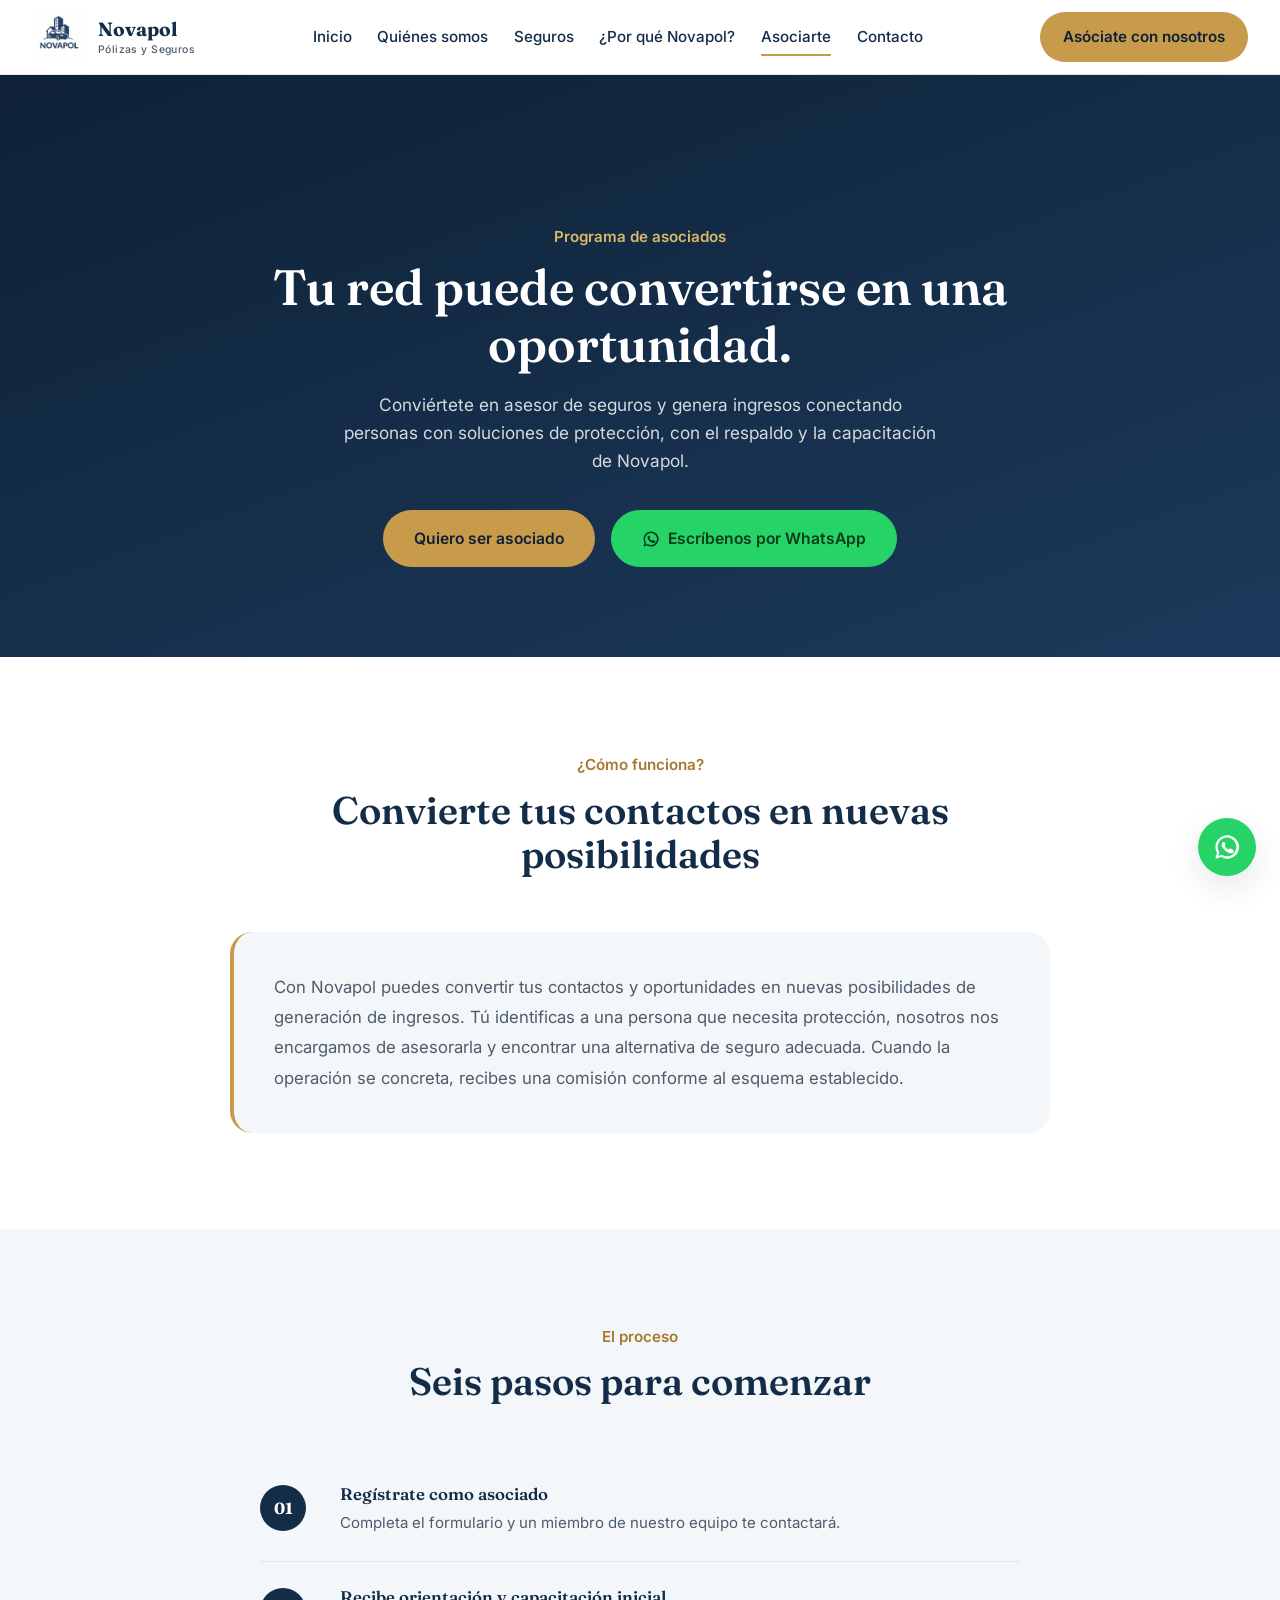
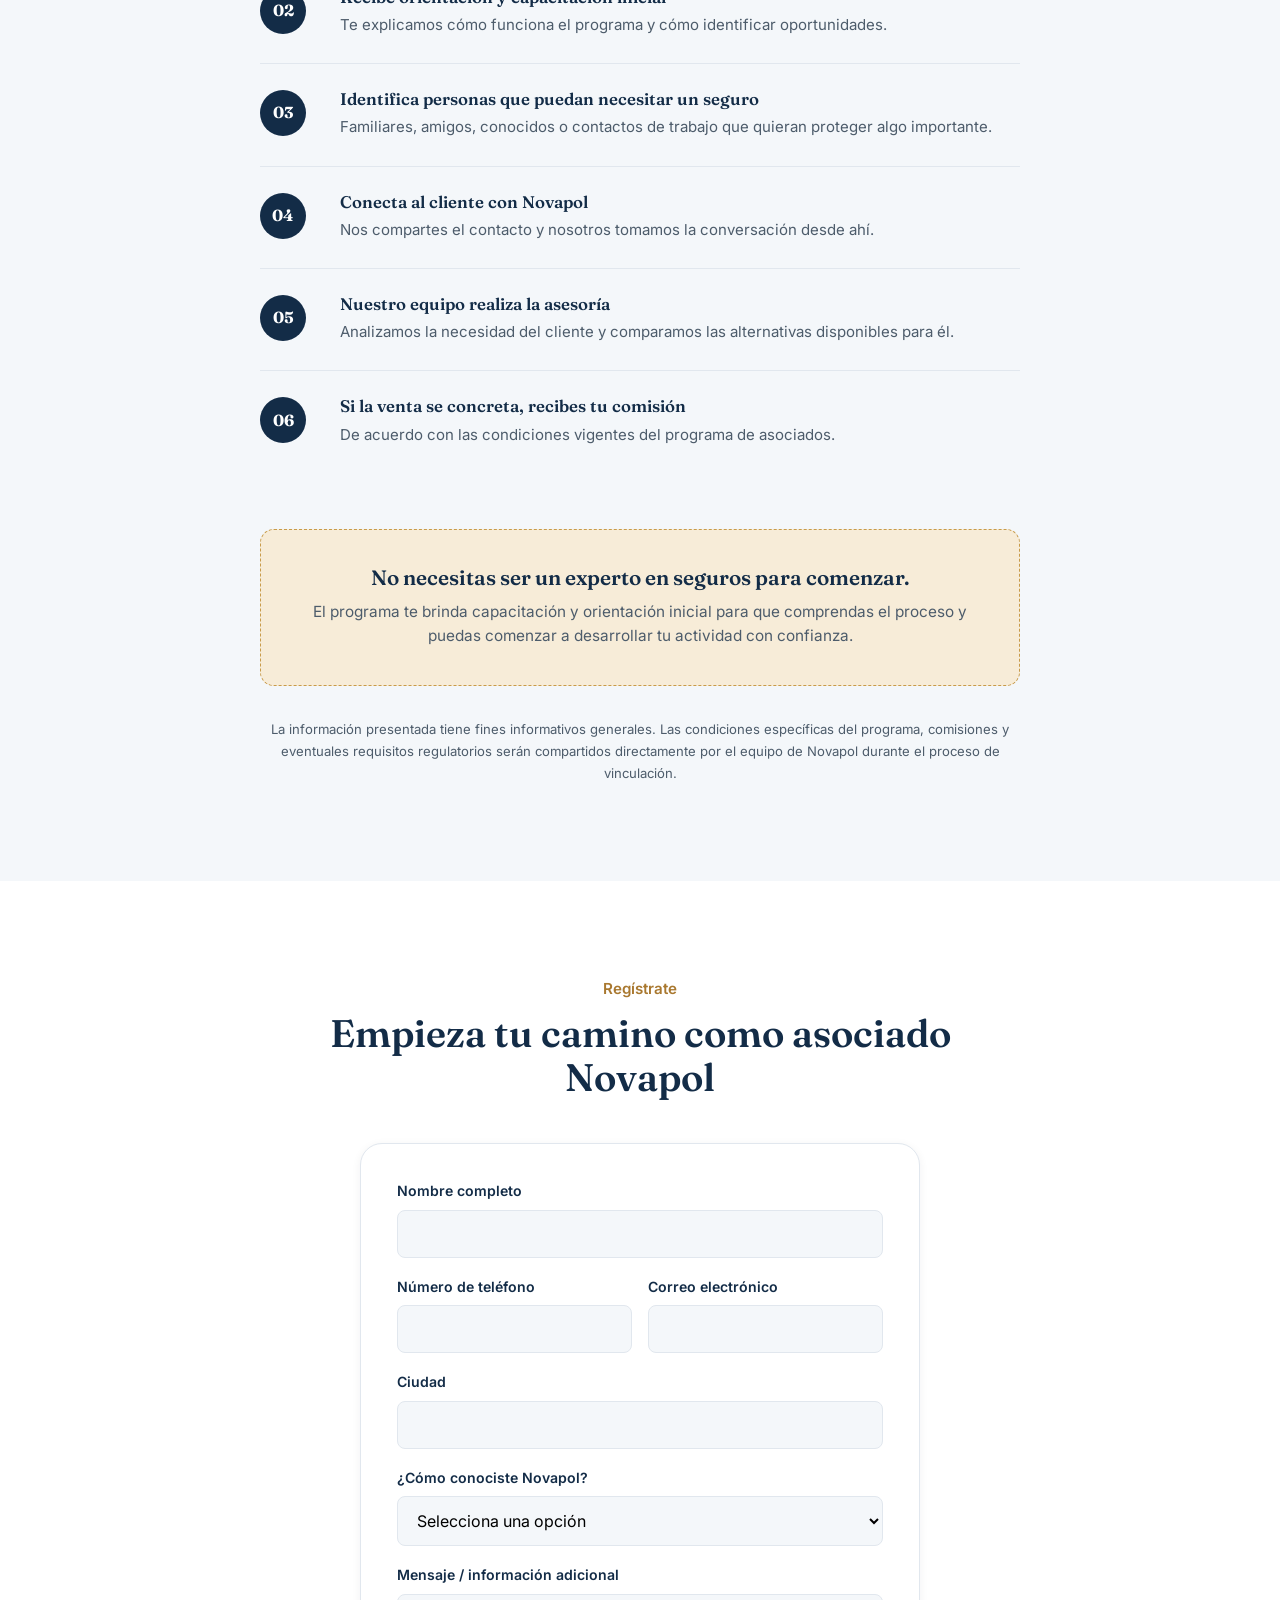
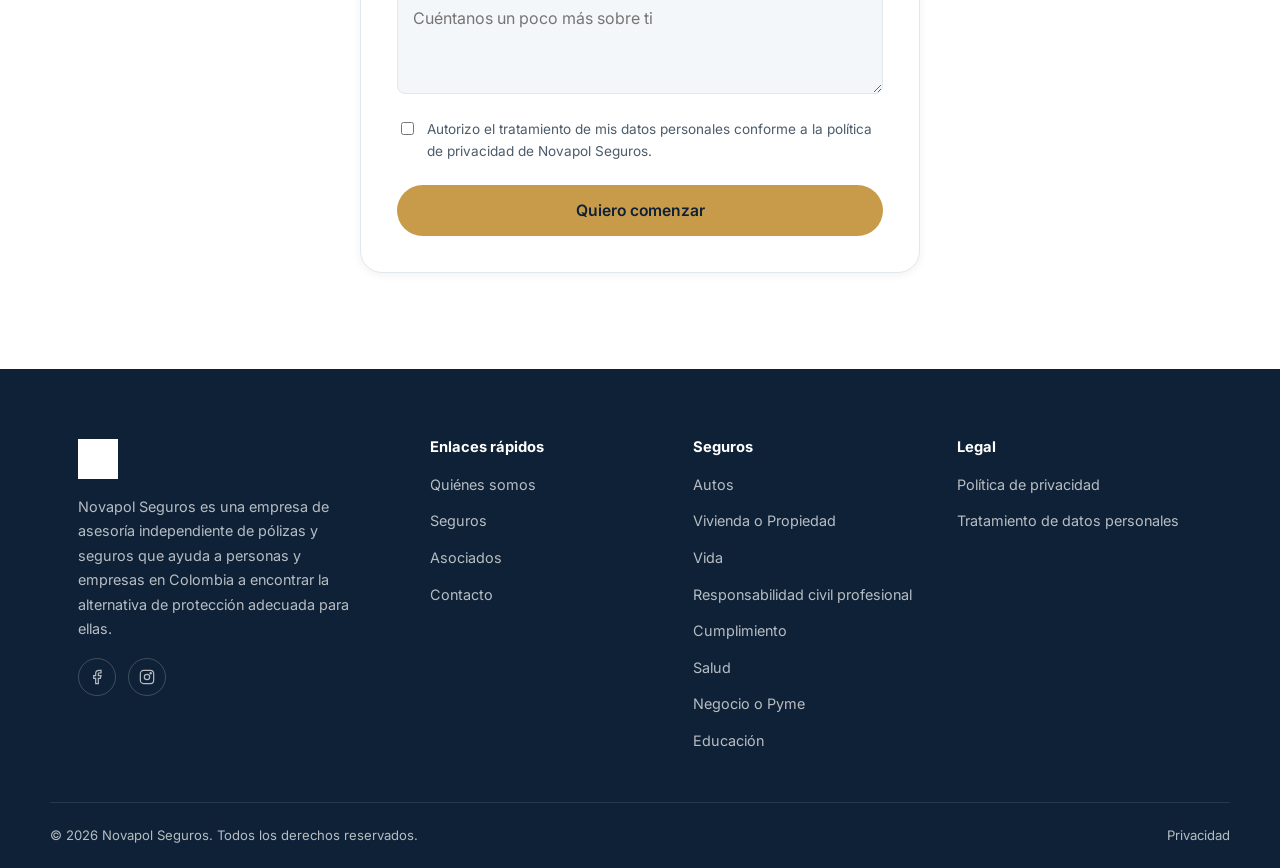
<file: asociate.html>
<!DOCTYPE html>
<html lang="es-CO">
<head>
<meta charset="UTF-8">
<meta name="viewport" content="width=device-width, initial-scale=1.0">
<title>Asóciate con Novapol | Programa de Asociados de Novapol Seguros</title>
<meta name="description" content="Conviértete en asociado de Novapol Seguros: identifica personas que necesitan protección, conéctalas con nuestros asesores y recibe una comisión conforme a las condiciones del programa.">
<link rel="canonical" href="https://novapolseguros.com/asociate.html">

<meta property="og:type" content="website">
<meta property="og:site_name" content="Novapol Seguros">
<meta property="og:title" content="Programa de Asociados | Novapol Seguros">
<meta property="og:description" content="Tu red puede convertirse en una oportunidad. Conoce el programa de asociados de Novapol Seguros.">
<meta property="og:image" content="images/logo-full.png">
<meta property="og:locale" content="es_CO">

<link rel="icon" type="image/png" href="images/favicon.png">
<link rel="apple-touch-icon" href="images/favicon.png">

<link rel="preconnect" href="https://fonts.googleapis.com">
<link rel="preconnect" href="https://fonts.gstatic.com" crossorigin>
<link href="https://fonts.googleapis.com/css2?family=Fraunces:wght@500;600;700&family=Inter:wght@400;500;600;700&display=swap" rel="stylesheet">

<link rel="stylesheet" href="css/styles.css">
</head>
<body>

<!-- ================= HEADER ================= -->
<header class="site-header">
  <div class="header-inner">
    <a href="index.html" class="brand" aria-label="Novapol Seguros, ir al inicio">
      <img src="images/logo-icon.png" alt="Logotipo de Novapol Seguros">
      <span class="brand-name">Novapol<small>Pólizas y Seguros</small></span>
    </a>

    <nav class="nav-desktop" aria-label="Navegación principal">
      <a href="index.html#inicio">Inicio</a>
      <a href="index.html#quienes-somos">Quiénes somos</a>
      <a href="index.html#seguros">Seguros</a>
      <a href="index.html#por-que-novapol">¿Por qué Novapol?</a>
      <a href="asociate.html" class="current">Asociarte</a>
      <a href="index.html#contacto">Contacto</a>
    </nav>

    <div class="header-actions">
      <a href="#form-asociado" class="btn btn-primary">Asóciate con nosotros</a>
      <button class="hamburger" aria-label="Abrir menú" aria-expanded="false">
        <span></span><span></span><span></span>
      </button>
    </div>
  </div>

  <div class="mobile-menu" id="mobileMenu">
    <a href="index.html#inicio">Inicio</a>
    <a href="index.html#quienes-somos">Quiénes somos</a>
    <a href="index.html#seguros">Seguros</a>
    <a href="index.html#por-que-novapol">¿Por qué Novapol?</a>
    <a href="asociate.html">Asociarte</a>
    <a href="index.html#contacto">Contacto</a>
    <a href="#form-asociado" class="btn btn-primary btn-block">Asóciate con nosotros</a>
  </div>
</header>

<!-- ================= HERO ASOCIADOS ================= -->
<section class="assoc-hero">
  <div class="wrap">
    <span class="eyebrow">Programa de asociados</span>
    <h1>Tu red puede convertirse en una oportunidad.</h1>
    <p>Conviértete en asesor de seguros y genera ingresos conectando personas con soluciones de protección, con el respaldo y la capacitación de Novapol.</p>
    <div class="hero-ctas">
      <a href="#form-asociado" class="btn btn-primary">Quiero ser asociado</a>
      <a href="https://wa.me/573016755052?text=Hola%20Novapol%20Seguros%2C%20quisiera%20recibir%20asesor%C3%ADa%20sobre%20seguros." class="btn btn-wa " target="_blank" rel="noopener"><svg width="18" height="18" viewBox="0 0 24 24" fill="currentColor" aria-hidden="true"><path d="M12 2a10 10 0 0 0-8.6 15L2 22l5.2-1.4A10 10 0 1 0 12 2zm0 18a8 8 0 0 1-4.1-1.1l-.3-.2-3 .8.8-2.9-.2-.3A8 8 0 1 1 12 20zm4.4-6c-.2-.1-1.4-.7-1.6-.8s-.4-.1-.5.1-.5.7-.6.8-.2.1-.4 0a6.5 6.5 0 0 1-1.9-1.2 7 7 0 0 1-1.3-1.6c-.1-.2 0-.3.1-.4l.3-.4c.1-.1.1-.2.2-.4s0-.3 0-.4-.5-1.2-.7-1.6-.4-.4-.5-.4h-.5a1 1 0 0 0-.7.3 3 3 0 0 0-.9 2.2 5.2 5.2 0 0 0 1.1 2.7 11 11 0 0 0 4.4 3.9c.6.3 1.1.4 1.5.5a3.6 3.6 0 0 0 1.6.1 2.7 2.7 0 0 0 1.7-1.2 2.2 2.2 0 0 0 .1-1.2c-.1-.1-.2-.2-.4-.3z"/></svg> Escríbenos por WhatsApp</a>
    </div>
  </div>
</section>

<!-- ================= EXPLICACIÓN DEL MODELO ================= -->
<section class="section">
  <div class="wrap">
    <div class="center-col reveal">
      <span class="eyebrow">¿Cómo funciona?</span>
      <h2>Convierte tus contactos en nuevas posibilidades</h2>
    </div>

    <div class="explain-card mt-lg reveal">
      <p>Con Novapol puedes convertir tus contactos y oportunidades en nuevas posibilidades de generación de ingresos. Tú identificas a una persona que necesita protección, nosotros nos encargamos de asesorarla y encontrar una alternativa de seguro adecuada. Cuando la operación se concreta, recibes una comisión conforme al esquema establecido.</p>
    </div>
  </div>
</section>

<!-- ================= PROCESO PASO A PASO ================= -->
<section class="section section-tint">
  <div class="wrap">
    <div class="center-col reveal">
      <span class="eyebrow">El proceso</span>
      <h2>Seis pasos para comenzar</h2>
    </div>

    <div class="assoc-steps mt-lg reveal">
      <div class="assoc-step">
        <div class="num-circle">01</div>
        <div><h3>Regístrate como asociado</h3><p>Completa el formulario y un miembro de nuestro equipo te contactará.</p></div>
      </div>
      <div class="assoc-step">
        <div class="num-circle">02</div>
        <div><h3>Recibe orientación y capacitación inicial</h3><p>Te explicamos cómo funciona el programa y cómo identificar oportunidades.</p></div>
      </div>
      <div class="assoc-step">
        <div class="num-circle">03</div>
        <div><h3>Identifica personas que puedan necesitar un seguro</h3><p>Familiares, amigos, conocidos o contactos de trabajo que quieran proteger algo importante.</p></div>
      </div>
      <div class="assoc-step">
        <div class="num-circle">04</div>
        <div><h3>Conecta al cliente con Novapol</h3><p>Nos compartes el contacto y nosotros tomamos la conversación desde ahí.</p></div>
      </div>
      <div class="assoc-step">
        <div class="num-circle">05</div>
        <div><h3>Nuestro equipo realiza la asesoría</h3><p>Analizamos la necesidad del cliente y comparamos las alternativas disponibles para él.</p></div>
      </div>
      <div class="assoc-step">
        <div class="num-circle">06</div>
        <div><h3>Si la venta se concreta, recibes tu comisión</h3><p>De acuerdo con las condiciones vigentes del programa de asociados.</p></div>
      </div>
    </div>

    <div class="note-block reveal">
      <h3>No necesitas ser un experto en seguros para comenzar.</h3>
      <p>El programa te brinda capacitación y orientación inicial para que comprendas el proceso y puedas comenzar a desarrollar tu actividad con confianza.</p>
    </div>

    <p class="disclaimer">La información presentada tiene fines informativos generales. Las condiciones específicas del programa, comisiones y eventuales requisitos regulatorios serán compartidos directamente por el equipo de Novapol durante el proceso de vinculación.</p>
  </div>
</section>

<!-- ================= FORMULARIO ASOCIADOS ================= -->
<section class="section" id="form-asociado">
  <div class="wrap">
    <div class="center-col reveal">
      <span class="eyebrow">Regístrate</span>
      <h2>Empieza tu camino como asociado Novapol</h2>
    </div>

    <div style="max-width:560px;margin:44px auto 0;" class="reveal">
      <div class="form-card">
        <form data-validate data-subject="Nueva solicitud para ASOCIARSE - Novapol Seguros">
          <div class="form-status"></div>
          <input type="text" name="botcheck" tabindex="-1" autocomplete="off" style="display:none" aria-hidden="true">
          <div class="field">
            <label for="n-nombre">Nombre completo</label>
            <input id="n-nombre" name="nombre" type="text" data-required>
            <div class="field-error">Por favor ingresa tu nombre.</div>
          </div>
          <div class="field-row">
            <div class="field">
              <label for="n-telefono">Número de teléfono</label>
              <input id="n-telefono" name="telefono" type="tel" data-required>
              <div class="field-error">Ingresa un teléfono válido.</div>
            </div>
            <div class="field">
              <label for="n-correo">Correo electrónico</label>
              <input id="n-correo" name="email" type="email" data-required>
              <div class="field-error">Ingresa un correo válido.</div>
            </div>
          </div>
          <div class="field">
            <label for="n-ciudad">Ciudad</label>
            <input id="n-ciudad" name="ciudad" type="text" data-required>
            <div class="field-error">Ingresa tu ciudad.</div>
          </div>
          <div class="field">
            <label for="n-como">¿Cómo conociste Novapol?</label>
            <select id="n-como" name="como_conocio_novapol" data-required>
              <option value="">Selecciona una opción</option>
              <option>Redes sociales</option>
              <option>Recomendado por un conocido</option>
              <option>Búsqueda en internet</option>
              <option>Evento o charla</option>
              <option>Otro</option>
            </select>
            <div class="field-error">Selecciona una opción.</div>
          </div>
          <div class="field">
            <label for="n-mensaje">Mensaje / información adicional</label>
            <textarea id="n-mensaje" name="mensaje" placeholder="Cuéntanos un poco más sobre ti"></textarea>
          </div>
          <div class="checkbox-field">
            <input type="checkbox" id="n-datos" name="autoriza_tratamiento_datos" data-required>
            <label for="n-datos">Autorizo el tratamiento de mis datos personales conforme a la <a href="privacidad.html" target="_blank" rel="noopener">política de privacidad</a> de Novapol Seguros.</label>
          </div>
          <button type="submit" class="btn btn-primary btn-block">Quiero comenzar</button>
        </form>
      </div>
    </div>
  </div>
</section>

<!-- ================= FOOTER ================= -->
<footer class="site-footer">
  <div class="wrap footer-grid">
    <div class="footer-brand">
      <img src="images/logo-icon.png" alt="Novapol Seguros">
      <p>Novapol Seguros es una empresa de asesoría independiente de pólizas y seguros que ayuda a personas y empresas en Colombia a encontrar la alternativa de protección adecuada para ellas.</p>
      <div class="social-row">
        <a href="https://www.facebook.com/share/1DgfGYFvQV/" target="_blank" rel="noopener noreferrer" aria-label="Facebook de Novapol Seguros"><svg width="16" height="16" viewBox="0 0 24 24" fill="none" stroke="currentColor" stroke-width="1.8"><path d="M18 2h-3a5 5 0 0 0-5 5v3H7v4h3v8h4v-8h3l1-4h-4V7a1 1 0 0 1 1-1h3z"/></svg></a>
        <a href="https://www.instagram.com/novapolseguros" target="_blank" rel="noopener noreferrer" aria-label="Instagram de Novapol Seguros"><svg width="16" height="16" viewBox="0 0 24 24" fill="none" stroke="currentColor" stroke-width="1.8"><rect x="2" y="2" width="20" height="20" rx="5"/><circle cx="12" cy="12" r="4"/><circle cx="17.5" cy="6.5" r="1"/></svg></a>
      </div>
    </div>

    <div class="footer-col">
      <h4>Enlaces rápidos</h4>
      <ul>
        <li><a href="index.html#quienes-somos">Quiénes somos</a></li>
        <li><a href="index.html#seguros">Seguros</a></li>
        <li><a href="asociate.html">Asociados</a></li>
        <li><a href="index.html#contacto">Contacto</a></li>
      </ul>
    </div>

    <div class="footer-col">
      <h4>Seguros</h4>
      <ul>
        <li><a href="index.html#seguros">Autos</a></li>
        <li><a href="index.html#seguros">Vivienda o Propiedad</a></li>
        <li><a href="index.html#seguros">Vida</a></li>
        <li><a href="index.html#seguros">Responsabilidad civil profesional</a></li>
        <li><a href="index.html#seguros">Cumplimiento</a></li>
        <li><a href="index.html#seguros">Salud</a></li>
        <li><a href="index.html#seguros">Negocio o Pyme</a></li>
        <li><a href="index.html#seguros">Educación</a></li>
      </ul>
    </div>

    <div class="footer-col">
      <h4>Legal</h4>
      <ul>
        <li><a href="privacidad.html">Política de privacidad</a></li>
        <li><a href="tratamiento-datos.html">Tratamiento de datos personales</a></li>
      </ul>
    </div>
  </div>

  <div class="wrap footer-bottom">
    <span>© 2026 Novapol Seguros. Todos los derechos reservados.</span>
    <span>
      <a href="privacidad.html">Privacidad</a>
    </span>
  </div>
</footer>

<a href="https://wa.me/573016755052?text=Hola%20Novapol%20Seguros%2C%20quisiera%20recibir%20asesor%C3%ADa%20sobre%20seguros." class="whatsapp-fab" target="_blank" rel="noopener" aria-label="Escríbenos por WhatsApp" title="Escríbenos por WhatsApp">
  <svg width="28" height="28" viewBox="0 0 24 24" fill="currentColor"><path d="M12 2a10 10 0 0 0-8.6 15L2 22l5.2-1.4A10 10 0 1 0 12 2zm0 18a8 8 0 0 1-4.1-1.1l-.3-.2-3 .8.8-2.9-.2-.3A8 8 0 1 1 12 20zm4.4-6c-.2-.1-1.4-.7-1.6-.8s-.4-.1-.5.1-.5.7-.6.8-.2.1-.4 0a6.5 6.5 0 0 1-1.9-1.2 7 7 0 0 1-1.3-1.6c-.1-.2 0-.3.1-.4l.3-.4c.1-.1.1-.2.2-.4s0-.3 0-.4-.5-1.2-.7-1.6-.4-.4-.5-.4h-.5a1 1 0 0 0-.7.3 3 3 0 0 0-.9 2.2 5.2 5.2 0 0 0 1.1 2.7 11 11 0 0 0 4.4 3.9c.6.3 1.1.4 1.5.5a3.6 3.6 0 0 0 1.6.1 2.7 2.7 0 0 0 1.7-1.2 2.2 2.2 0 0 0 .1-1.2c-.1-.1-.2-.2-.4-.3z"/></svg>
</a>

<div class="mobile-cta-bar">
  <a href="#form-asociado" class="btn btn-primary">Quiero ser asociado</a>
  <a href="https://wa.me/573016755052?text=Hola%20Novapol%20Seguros%2C%20quisiera%20recibir%20asesor%C3%ADa%20sobre%20seguros." class="btn btn-wa" target="_blank" rel="noopener"><svg width="18" height="18" viewBox="0 0 24 24" fill="currentColor" aria-hidden="true"><path d="M12 2a10 10 0 0 0-8.6 15L2 22l5.2-1.4A10 10 0 1 0 12 2zm0 18a8 8 0 0 1-4.1-1.1l-.3-.2-3 .8.8-2.9-.2-.3A8 8 0 1 1 12 20zm4.4-6c-.2-.1-1.4-.7-1.6-.8s-.4-.1-.5.1-.5.7-.6.8-.2.1-.4 0a6.5 6.5 0 0 1-1.9-1.2 7 7 0 0 1-1.3-1.6c-.1-.2 0-.3.1-.4l.3-.4c.1-.1.1-.2.2-.4s0-.3 0-.4-.5-1.2-.7-1.6-.4-.4-.5-.4h-.5a1 1 0 0 0-.7.3 3 3 0 0 0-.9 2.2 5.2 5.2 0 0 0 1.1 2.7 11 11 0 0 0 4.4 3.9c.6.3 1.1.4 1.5.5a3.6 3.6 0 0 0 1.6.1 2.7 2.7 0 0 0 1.7-1.2 2.2 2.2 0 0 0 .1-1.2c-.1-.1-.2-.2-.4-.3z"/></svg> WhatsApp</a>
</div>

<script src="js/main.js"></script>
</body>
</html>
</file>
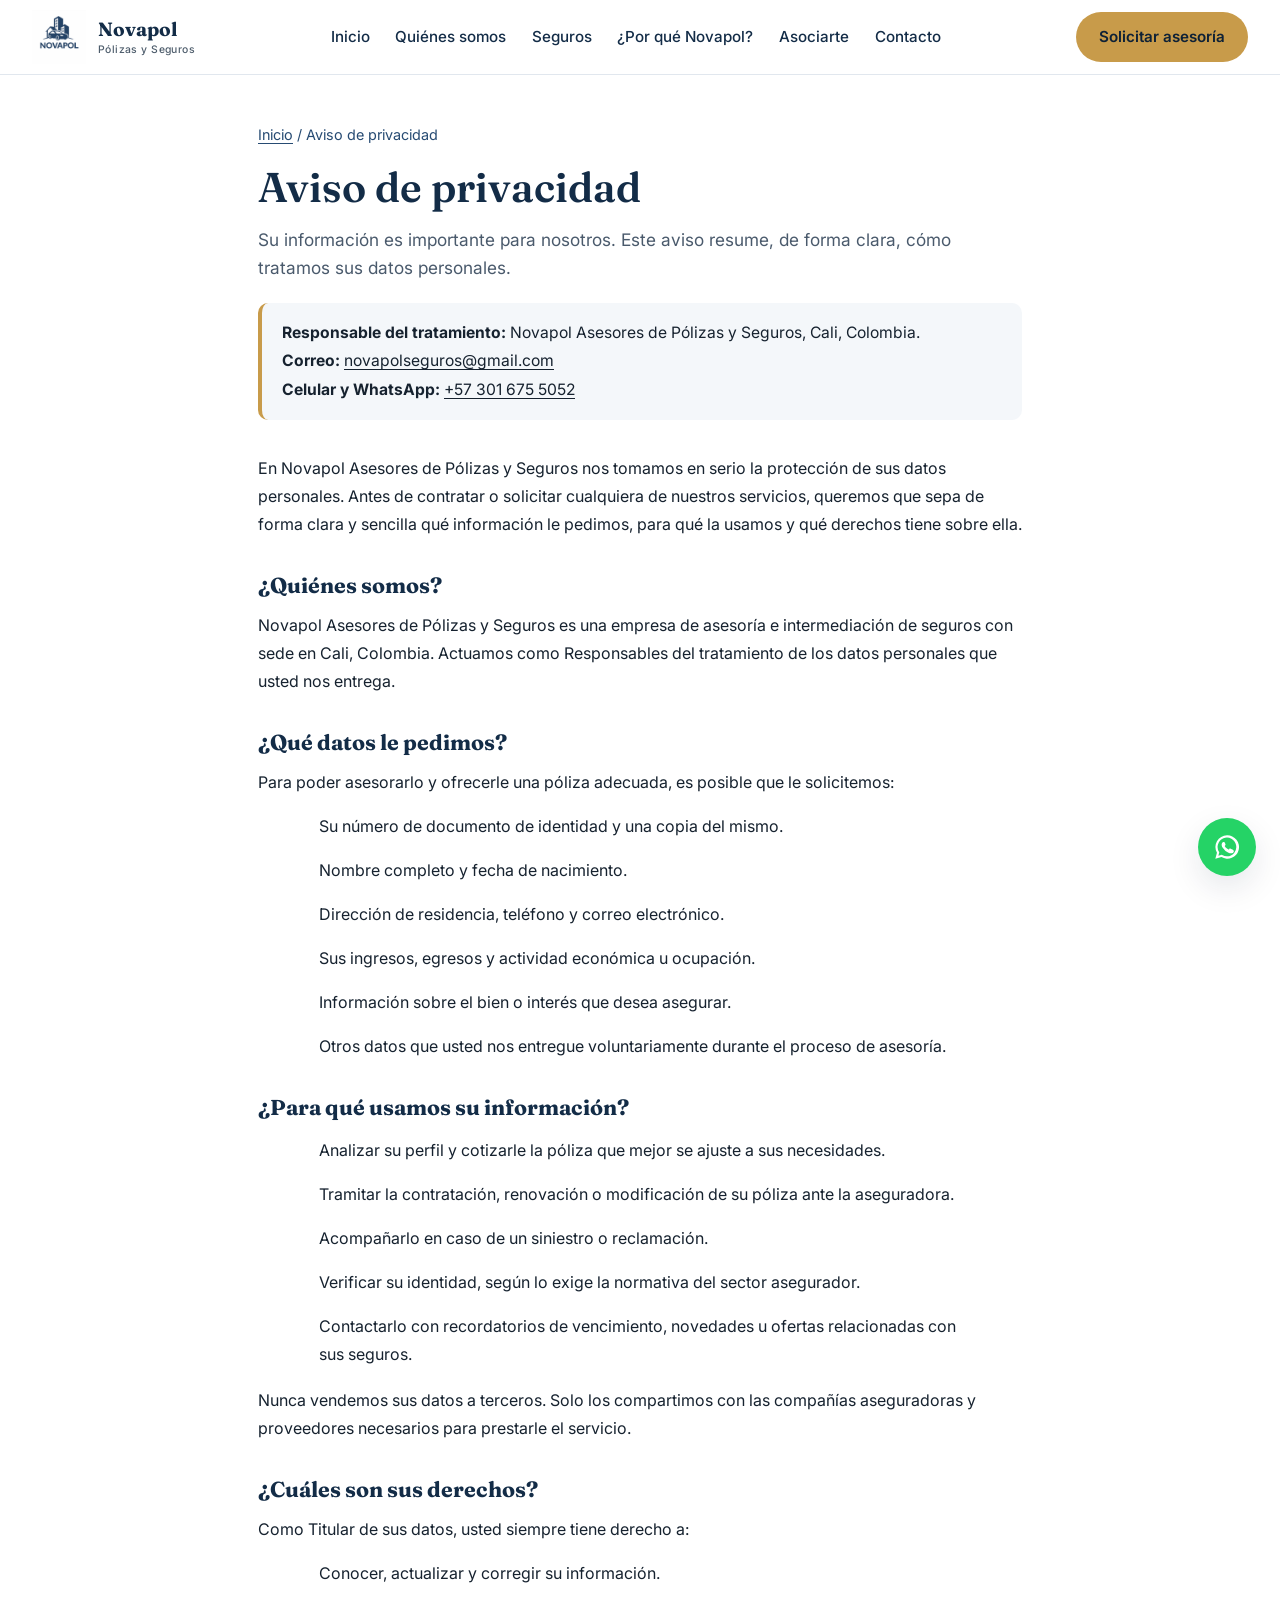
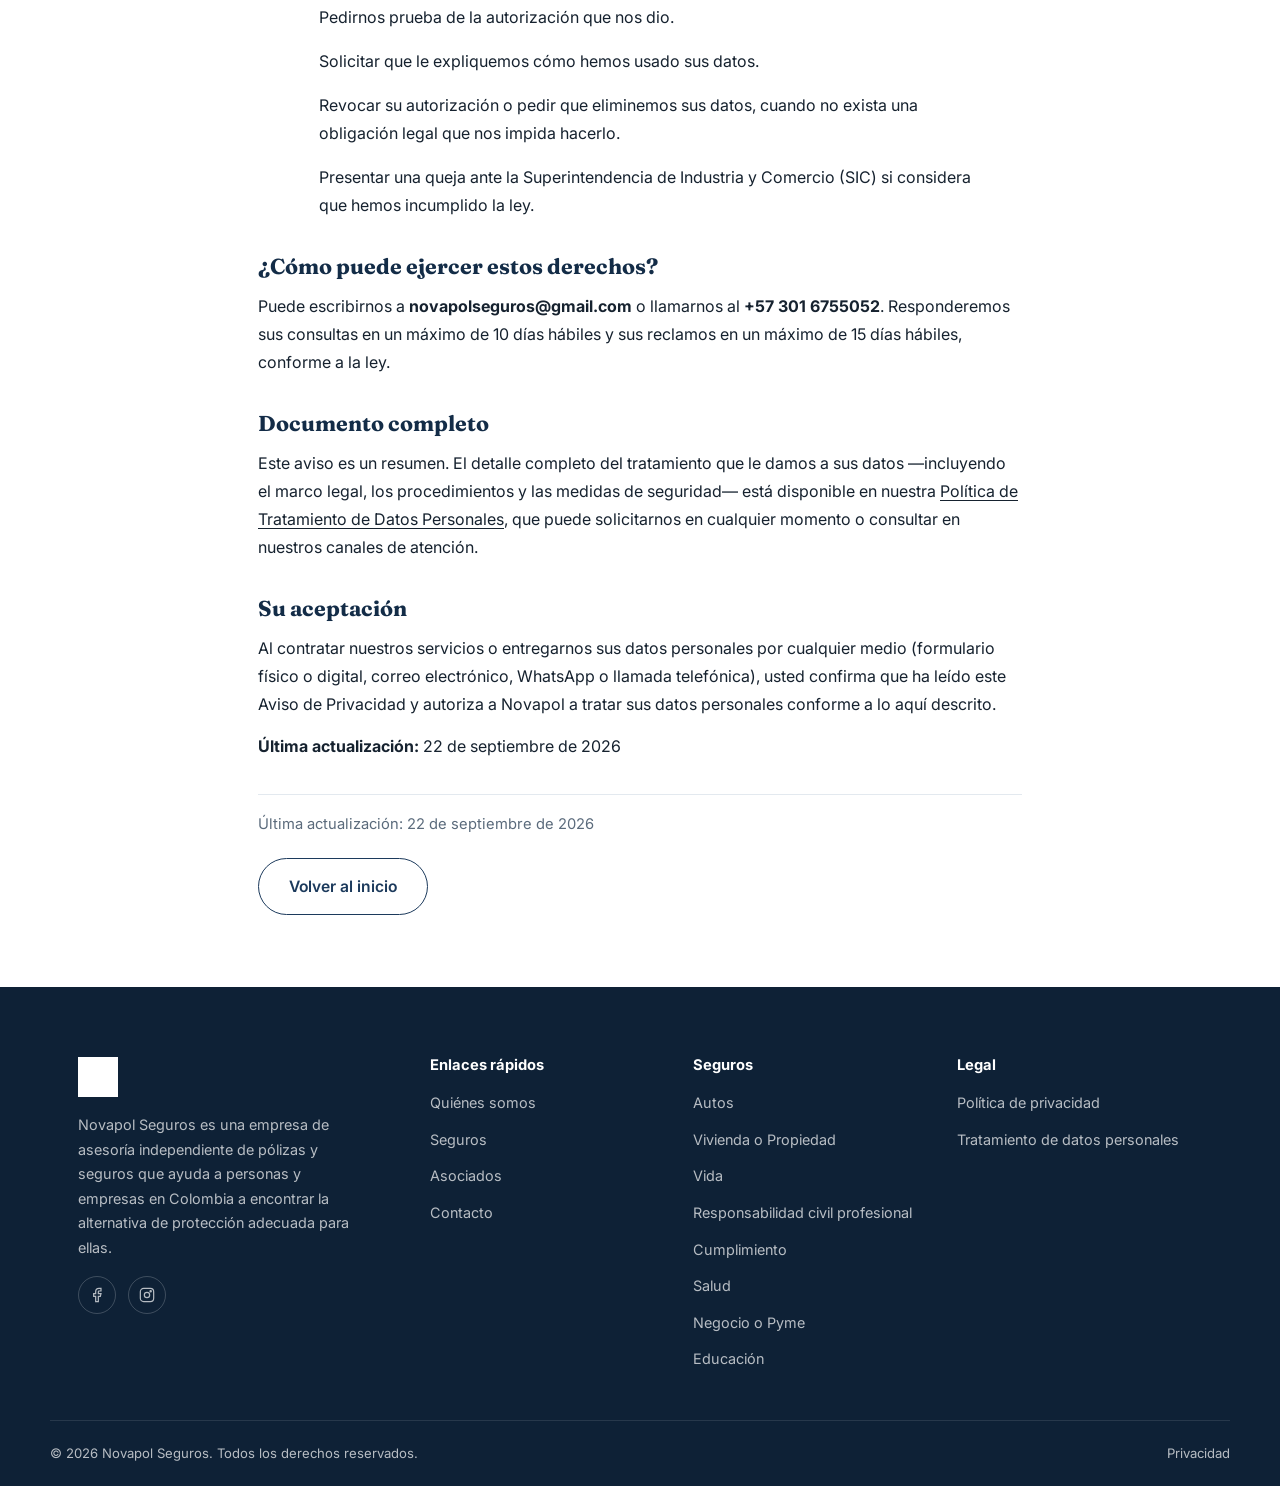
<file: privacidad.html>
<!DOCTYPE html>
<html lang="es-CO">
<head>
<meta charset="UTF-8">
<meta name="viewport" content="width=device-width, initial-scale=1.0">
<title>Aviso de privacidad | Novapol Seguros</title>
<meta name="description" content="Aviso de privacidad de Novapol Asesores de Pólizas y Seguros: qué datos pedimos, para qué los usamos y cuáles son sus derechos.">
<link rel="canonical" href="https://novapolseguros.com/privacidad.html">
<link rel="icon" type="image/png" href="images/favicon.png">
<link rel="apple-touch-icon" href="images/favicon.png">

<link rel="preconnect" href="https://fonts.googleapis.com">
<link rel="preconnect" href="https://fonts.gstatic.com" crossorigin>
<link href="https://fonts.googleapis.com/css2?family=Fraunces:wght@500;600;700&family=Inter:wght@400;500;600;700&display=swap" rel="stylesheet">

<link rel="stylesheet" href="css/styles.css">
</head>
<body>

<!-- ================= HEADER ================= -->
<header class="site-header">
  <div class="header-inner">
    <a href="index.html" class="brand" aria-label="Novapol Seguros, ir al inicio">
      <img src="images/logo-icon.png" alt="Logotipo de Novapol Seguros">
      <span class="brand-name">Novapol<small>Pólizas y Seguros</small></span>
    </a>

    <nav class="nav-desktop" aria-label="Navegación principal">
      <a href="index.html#inicio">Inicio</a>
      <a href="index.html#quienes-somos">Quiénes somos</a>
      <a href="index.html#seguros">Seguros</a>
      <a href="index.html#por-que-novapol">¿Por qué Novapol?</a>
      <a href="asociate.html">Asociarte</a>
      <a href="index.html#contacto">Contacto</a>
    </nav>

    <div class="header-actions">
      <a href="index.html#contacto" class="btn btn-primary">Solicitar asesoría</a>
      <button class="hamburger" aria-label="Abrir menú" aria-expanded="false">
        <span></span><span></span><span></span>
      </button>
    </div>
  </div>

  <div class="mobile-menu" id="mobileMenu">
    <a href="index.html#inicio">Inicio</a>
    <a href="index.html#quienes-somos">Quiénes somos</a>
    <a href="index.html#seguros">Seguros</a>
    <a href="index.html#por-que-novapol">¿Por qué Novapol?</a>
    <a href="asociate.html">Asociarte</a>
    <a href="index.html#contacto">Contacto</a>
    <a href="index.html#contacto" class="btn btn-primary btn-block">Solicitar asesoría</a>
  </div>
</header>

<main class="legal-page">
  <div class="wrap legal-wrap">
    <nav class="legal-crumbs" aria-label="Ruta"><a href="index.html">Inicio</a> / Aviso de privacidad</nav>
    <h1>Aviso de privacidad</h1>
    <p class="legal-lead">Su información es importante para nosotros. Este aviso resume, de forma clara, cómo tratamos sus datos personales.</p>
    <aside class="legal-contact">
  <strong>Responsable del tratamiento:</strong> Novapol Asesores de Pólizas y Seguros, Cali, Colombia.<br>
  <strong>Correo:</strong> <a href="mailto:novapolseguros@gmail.com">novapolseguros@gmail.com</a><br>
  <strong>Celular y WhatsApp:</strong> <a href="https://wa.me/573016755052" target="_blank" rel="noopener">+57 301 675 5052</a>
</aside>
    <article class="legal-body">
<p>En Novapol Asesores de Pólizas y Seguros nos tomamos en serio la protección de sus datos personales. Antes de contratar o solicitar cualquiera de nuestros servicios, queremos que sepa de forma clara y sencilla qué información le pedimos, para qué la usamos y qué derechos tiene sobre ella.</p>
<h2><strong>¿Quiénes somos?</strong></h2>
<p>Novapol Asesores de Pólizas y Seguros es una empresa de asesoría e intermediación de seguros con sede en Cali, Colombia. Actuamos como Responsables del tratamiento de los datos personales que usted nos entrega.</p>
<h2><strong>¿Qué datos le pedimos?</strong></h2>
<p>Para poder asesorarlo y ofrecerle una póliza adecuada, es posible que le solicitemos:</p>
<ul>
<li><blockquote>
<p>Su número de documento de identidad y una copia del mismo.</p>
</blockquote></li>
<li><blockquote>
<p>Nombre completo y fecha de nacimiento.</p>
</blockquote></li>
<li><blockquote>
<p>Dirección de residencia, teléfono y correo electrónico.</p>
</blockquote></li>
<li><blockquote>
<p>Sus ingresos, egresos y actividad económica u ocupación.</p>
</blockquote></li>
<li><blockquote>
<p>Información sobre el bien o interés que desea asegurar.</p>
</blockquote></li>
<li><blockquote>
<p>Otros datos que usted nos entregue voluntariamente durante el proceso de asesoría.</p>
</blockquote></li>
</ul>
<h2><strong>¿Para qué usamos su información?</strong></h2>
<ul>
<li><blockquote>
<p>Analizar su perfil y cotizarle la póliza que mejor se ajuste a sus necesidades.</p>
</blockquote></li>
<li><blockquote>
<p>Tramitar la contratación, renovación o modificación de su póliza ante la aseguradora.</p>
</blockquote></li>
<li><blockquote>
<p>Acompañarlo en caso de un siniestro o reclamación.</p>
</blockquote></li>
<li><blockquote>
<p>Verificar su identidad, según lo exige la normativa del sector asegurador.</p>
</blockquote></li>
<li><blockquote>
<p>Contactarlo con recordatorios de vencimiento, novedades u ofertas relacionadas con sus seguros.</p>
</blockquote></li>
</ul>
<p>Nunca vendemos sus datos a terceros. Solo los compartimos con las compañías aseguradoras y proveedores necesarios para prestarle el servicio.</p>
<h2><strong>¿Cuáles son sus derechos?</strong></h2>
<p>Como Titular de sus datos, usted siempre tiene derecho a:</p>
<ul>
<li><blockquote>
<p>Conocer, actualizar y corregir su información.</p>
</blockquote></li>
<li><blockquote>
<p>Pedirnos prueba de la autorización que nos dio.</p>
</blockquote></li>
<li><blockquote>
<p>Solicitar que le expliquemos cómo hemos usado sus datos.</p>
</blockquote></li>
<li><blockquote>
<p>Revocar su autorización o pedir que eliminemos sus datos, cuando no exista una obligación legal que nos impida hacerlo.</p>
</blockquote></li>
<li><blockquote>
<p>Presentar una queja ante la Superintendencia de Industria y Comercio (SIC) si considera que hemos incumplido la ley.</p>
</blockquote></li>
</ul>
<h2><strong>¿Cómo puede ejercer estos derechos?</strong></h2>
<p>Puede escribirnos a <strong>novapolseguros@gmail.com</strong> o llamarnos al <strong>+57 301 6755052</strong>. Responderemos sus consultas en un máximo de 10 días hábiles y sus reclamos en un máximo de 15 días hábiles, conforme a la ley.</p>
<h2><strong>Documento completo</strong></h2>
<p>Este aviso es un resumen. El detalle completo del tratamiento que le damos a sus datos —incluyendo el marco legal, los procedimientos y las medidas de seguridad— está disponible en nuestra <a href="tratamiento-datos.html">Política de Tratamiento de Datos Personales</a>, que puede solicitarnos en cualquier momento o consultar en nuestros canales de atención.</p>
<h2><strong>Su aceptación</strong></h2>
<p>Al contratar nuestros servicios o entregarnos sus datos personales por cualquier medio (formulario físico o digital, correo electrónico, WhatsApp o llamada telefónica), usted confirma que ha leído este Aviso de Privacidad y autoriza a Novapol a tratar sus datos personales conforme a lo aquí descrito.</p>
<p><strong>Última actualización:</strong> 22 de septiembre de 2026</p>

    </article>
    <p class="legal-updated">Última actualización: 22 de septiembre de 2026</p>
    <p class="legal-back"><a class="btn btn-ghost-navy" href="index.html">Volver al inicio</a></p>
  </div>
</main>

<!-- ================= FOOTER ================= -->
<footer class="site-footer">
  <div class="wrap footer-grid">
    <div class="footer-brand">
      <img src="images/logo-icon.png" alt="Novapol Seguros">
      <p>Novapol Seguros es una empresa de asesoría independiente de pólizas y seguros que ayuda a personas y empresas en Colombia a encontrar la alternativa de protección adecuada para ellas.</p>
      <div class="social-row">
        <a href="https://www.facebook.com/share/1DgfGYFvQV/" target="_blank" rel="noopener noreferrer" aria-label="Facebook de Novapol Seguros"><svg width="16" height="16" viewBox="0 0 24 24" fill="none" stroke="currentColor" stroke-width="1.8"><path d="M18 2h-3a5 5 0 0 0-5 5v3H7v4h3v8h4v-8h3l1-4h-4V7a1 1 0 0 1 1-1h3z"/></svg></a>
        <a href="https://www.instagram.com/novapolseguros" target="_blank" rel="noopener noreferrer" aria-label="Instagram de Novapol Seguros"><svg width="16" height="16" viewBox="0 0 24 24" fill="none" stroke="currentColor" stroke-width="1.8"><rect x="2" y="2" width="20" height="20" rx="5"/><circle cx="12" cy="12" r="4"/><circle cx="17.5" cy="6.5" r="1"/></svg></a>
      </div>
    </div>

    <div class="footer-col">
      <h4>Enlaces rápidos</h4>
      <ul>
        <li><a href="index.html#quienes-somos">Quiénes somos</a></li>
        <li><a href="index.html#seguros">Seguros</a></li>
        <li><a href="asociate.html">Asociados</a></li>
        <li><a href="index.html#contacto">Contacto</a></li>
      </ul>
    </div>

    <div class="footer-col">
      <h4>Seguros</h4>
      <ul>
        <li><a href="index.html#seguros">Autos</a></li>
        <li><a href="index.html#seguros">Vivienda o Propiedad</a></li>
        <li><a href="index.html#seguros">Vida</a></li>
        <li><a href="index.html#seguros">Responsabilidad civil profesional</a></li>
        <li><a href="index.html#seguros">Cumplimiento</a></li>
        <li><a href="index.html#seguros">Salud</a></li>
        <li><a href="index.html#seguros">Negocio o Pyme</a></li>
        <li><a href="index.html#seguros">Educación</a></li>
      </ul>
    </div>

    <div class="footer-col">
      <h4>Legal</h4>
      <ul>
        <li><a href="privacidad.html">Política de privacidad</a></li>
        <li><a href="tratamiento-datos.html">Tratamiento de datos personales</a></li>
      </ul>
    </div>
  </div>

  <div class="wrap footer-bottom">
    <span>© 2026 Novapol Seguros. Todos los derechos reservados.</span>
    <span>
      <a href="privacidad.html">Privacidad</a>
    </span>
  </div>
</footer>

<a href="https://wa.me/573016755052?text=Hola%20Novapol%20Seguros%2C%20quisiera%20recibir%20asesor%C3%ADa%20sobre%20seguros." class="whatsapp-fab" target="_blank" rel="noopener" aria-label="Escríbenos por WhatsApp" title="Escríbenos por WhatsApp">
  <svg width="28" height="28" viewBox="0 0 24 24" fill="currentColor"><path d="M12 2a10 10 0 0 0-8.6 15L2 22l5.2-1.4A10 10 0 1 0 12 2zm0 18a8 8 0 0 1-4.1-1.1l-.3-.2-3 .8.8-2.9-.2-.3A8 8 0 1 1 12 20zm4.4-6c-.2-.1-1.4-.7-1.6-.8s-.4-.1-.5.1-.5.7-.6.8-.2.1-.4 0a6.5 6.5 0 0 1-1.9-1.2 7 7 0 0 1-1.3-1.6c-.1-.2 0-.3.1-.4l.3-.4c.1-.1.1-.2.2-.4s0-.3 0-.4-.5-1.2-.7-1.6-.4-.4-.5-.4h-.5a1 1 0 0 0-.7.3 3 3 0 0 0-.9 2.2 5.2 5.2 0 0 0 1.1 2.7 11 11 0 0 0 4.4 3.9c.6.3 1.1.4 1.5.5a3.6 3.6 0 0 0 1.6.1 2.7 2.7 0 0 0 1.7-1.2 2.2 2.2 0 0 0 .1-1.2c-.1-.1-.2-.2-.4-.3z"/></svg>
</a>

<div class="mobile-cta-bar">
  <a href="index.html#contacto" class="btn btn-primary">Solicitar asesoría</a>
  <a href="https://wa.me/573016755052?text=Hola%20Novapol%20Seguros%2C%20quisiera%20recibir%20asesor%C3%ADa%20sobre%20seguros." class="btn btn-wa" target="_blank" rel="noopener"><svg width="18" height="18" viewBox="0 0 24 24" fill="currentColor" aria-hidden="true"><path d="M12 2a10 10 0 0 0-8.6 15L2 22l5.2-1.4A10 10 0 1 0 12 2zm0 18a8 8 0 0 1-4.1-1.1l-.3-.2-3 .8.8-2.9-.2-.3A8 8 0 1 1 12 20zm4.4-6c-.2-.1-1.4-.7-1.6-.8s-.4-.1-.5.1-.5.7-.6.8-.2.1-.4 0a6.5 6.5 0 0 1-1.9-1.2 7 7 0 0 1-1.3-1.6c-.1-.2 0-.3.1-.4l.3-.4c.1-.1.1-.2.2-.4s0-.3 0-.4-.5-1.2-.7-1.6-.4-.4-.5-.4h-.5a1 1 0 0 0-.7.3 3 3 0 0 0-.9 2.2 5.2 5.2 0 0 0 1.1 2.7 11 11 0 0 0 4.4 3.9c.6.3 1.1.4 1.5.5a3.6 3.6 0 0 0 1.6.1 2.7 2.7 0 0 0 1.7-1.2 2.2 2.2 0 0 0 .1-1.2c-.1-.1-.2-.2-.4-.3z"/></svg> WhatsApp</a>
</div>

<script src="js/main.js"></script>

</body>
</html>
</file>
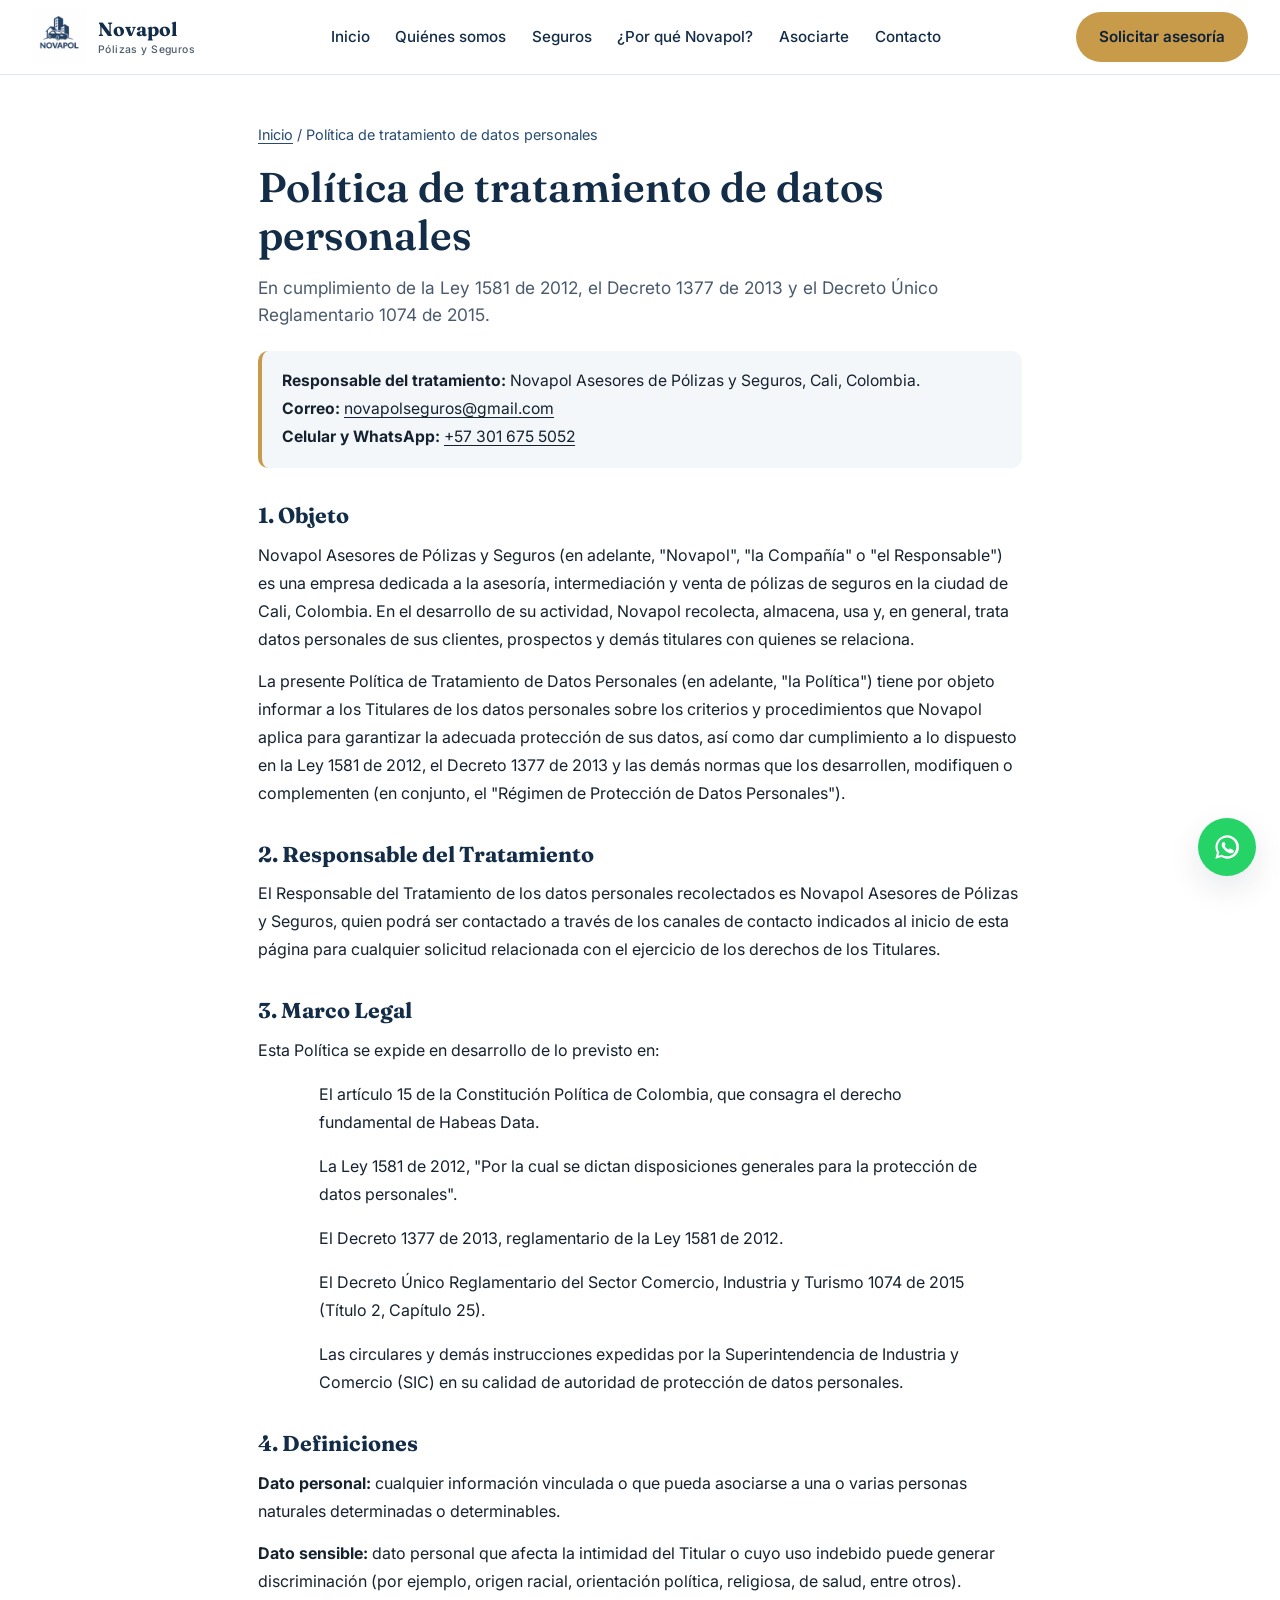
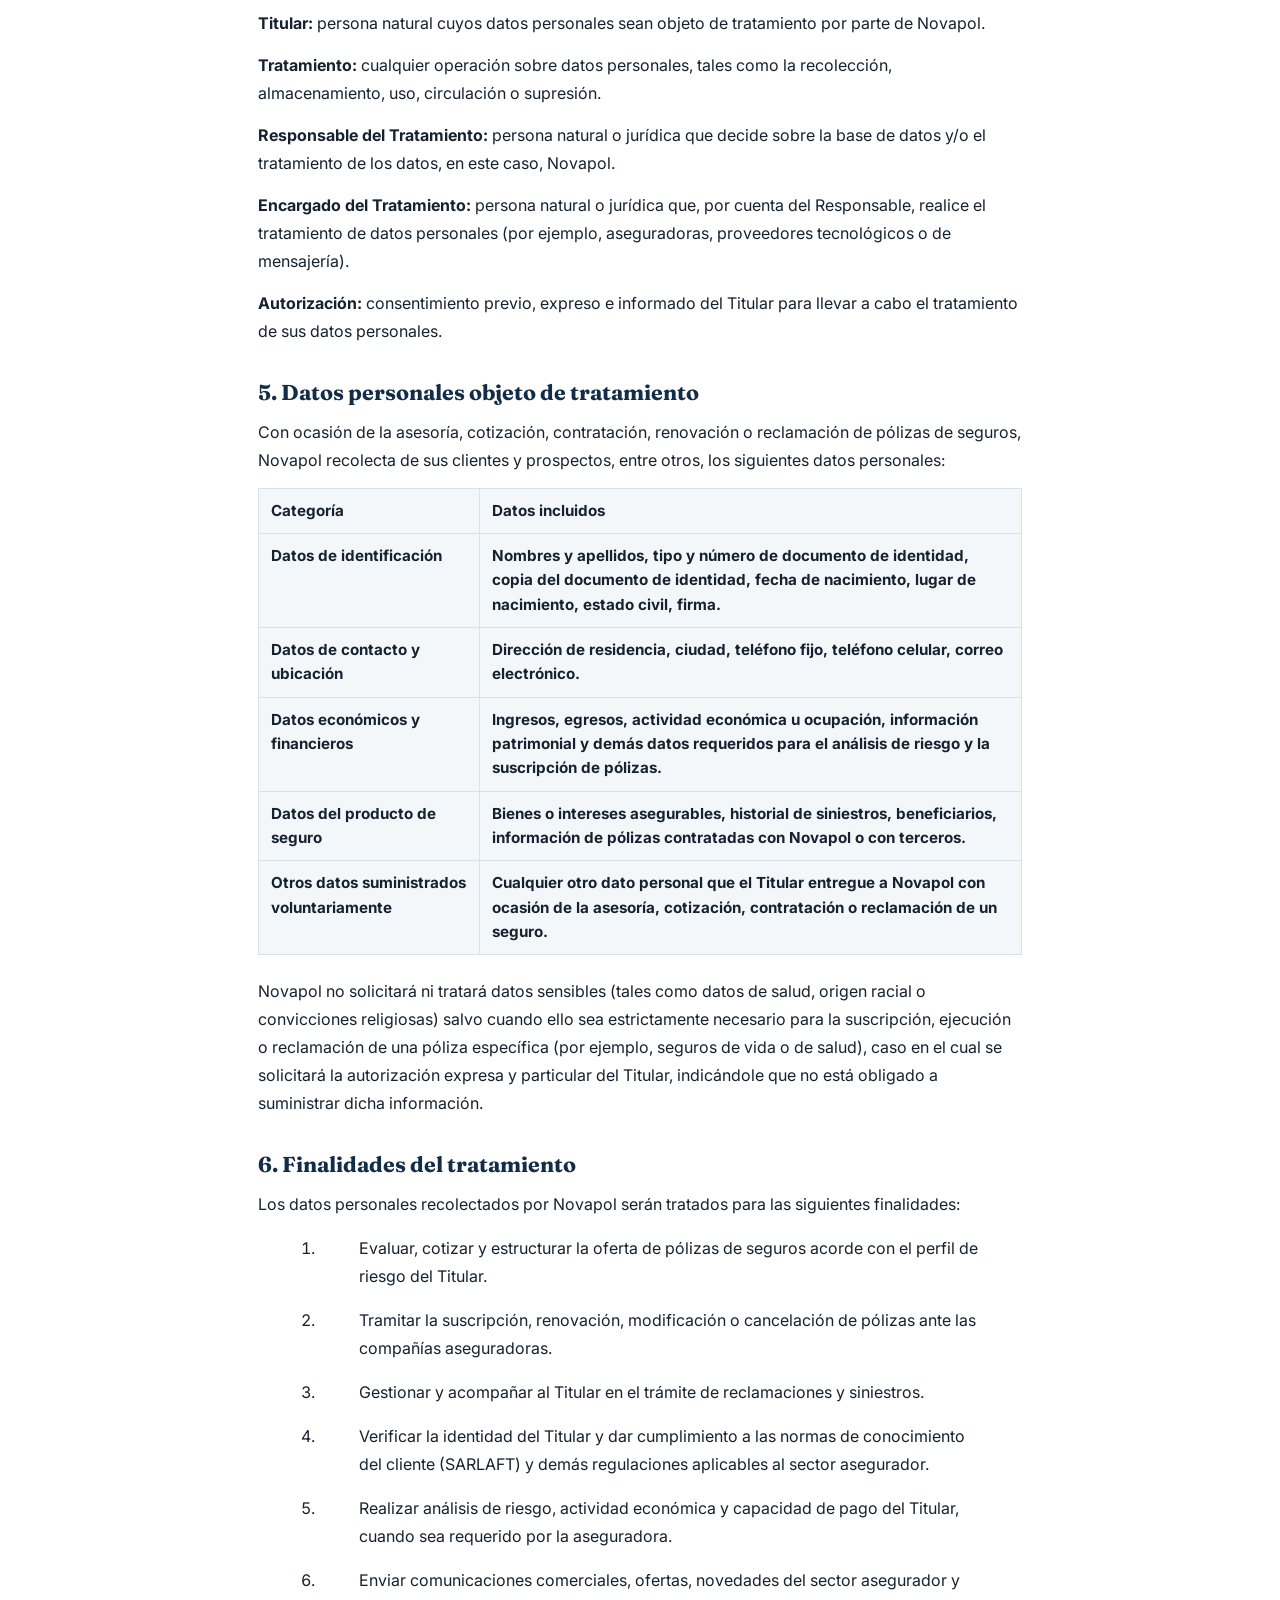
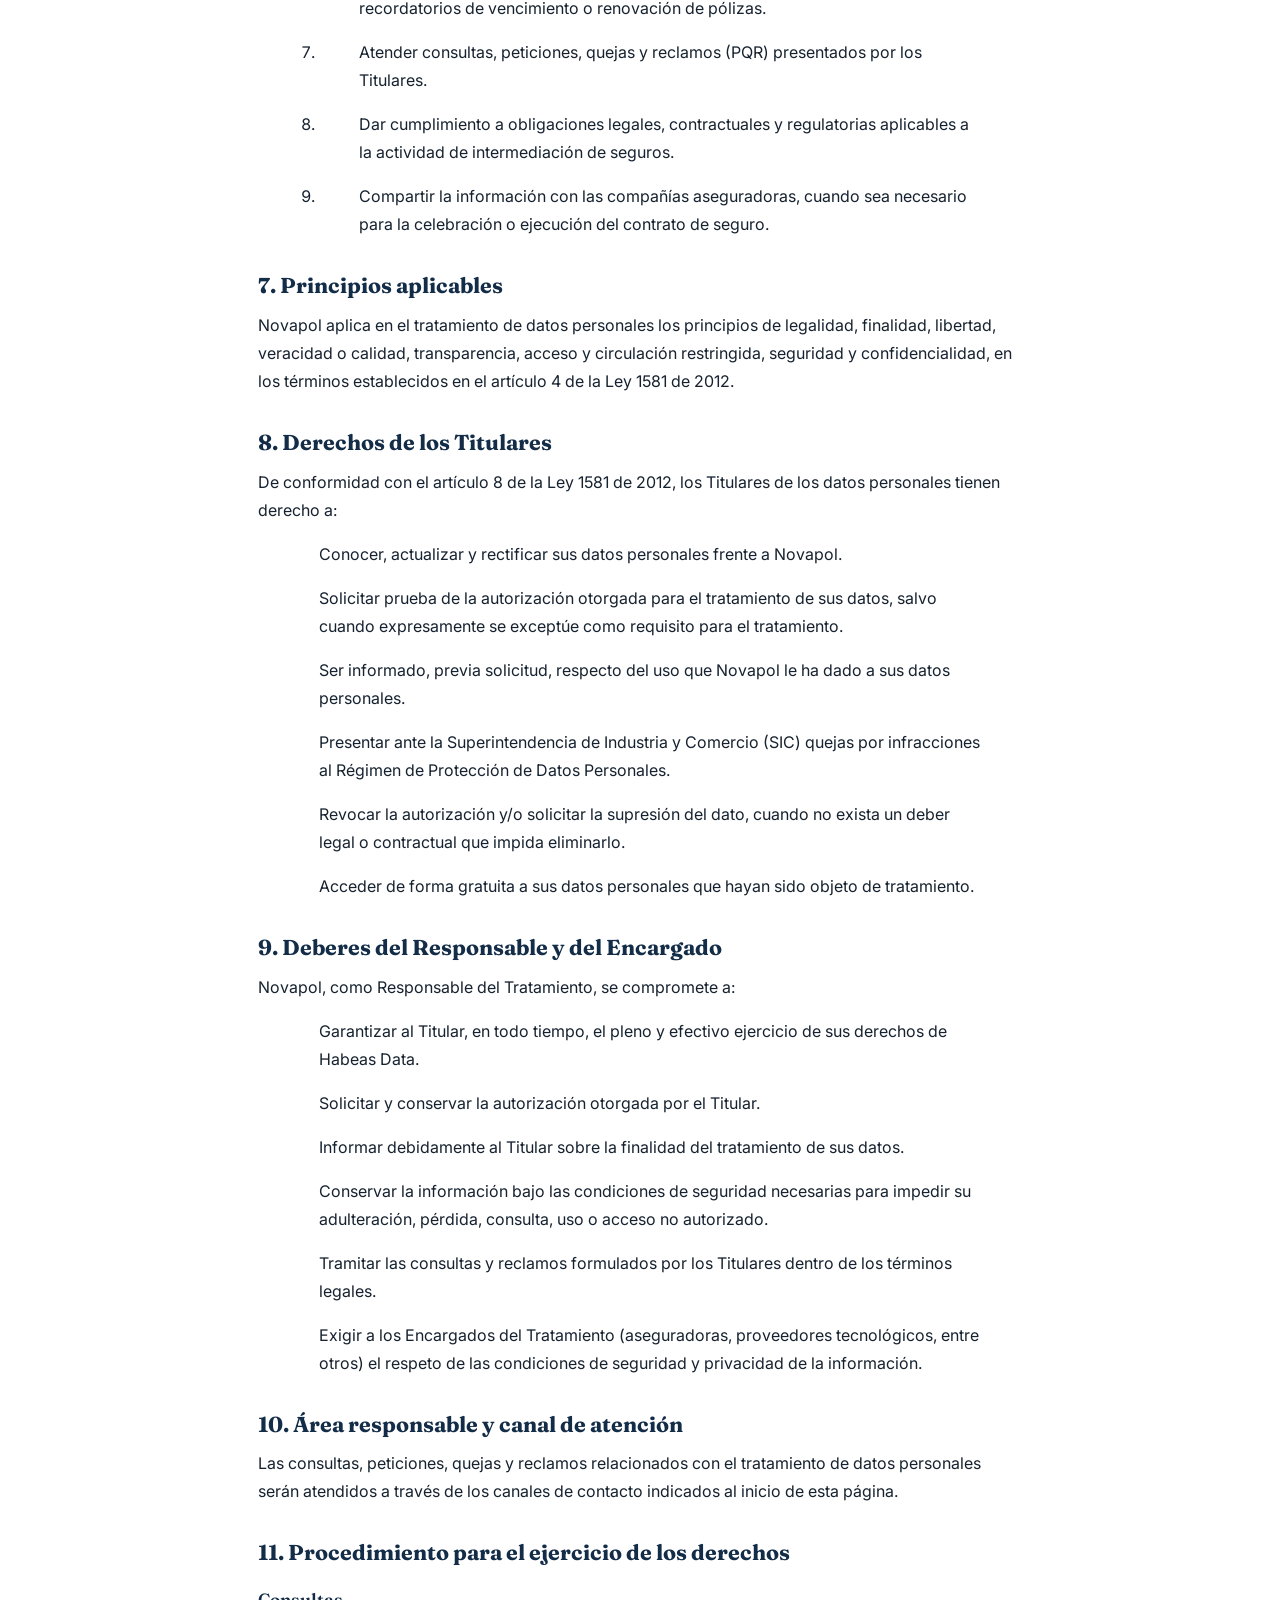
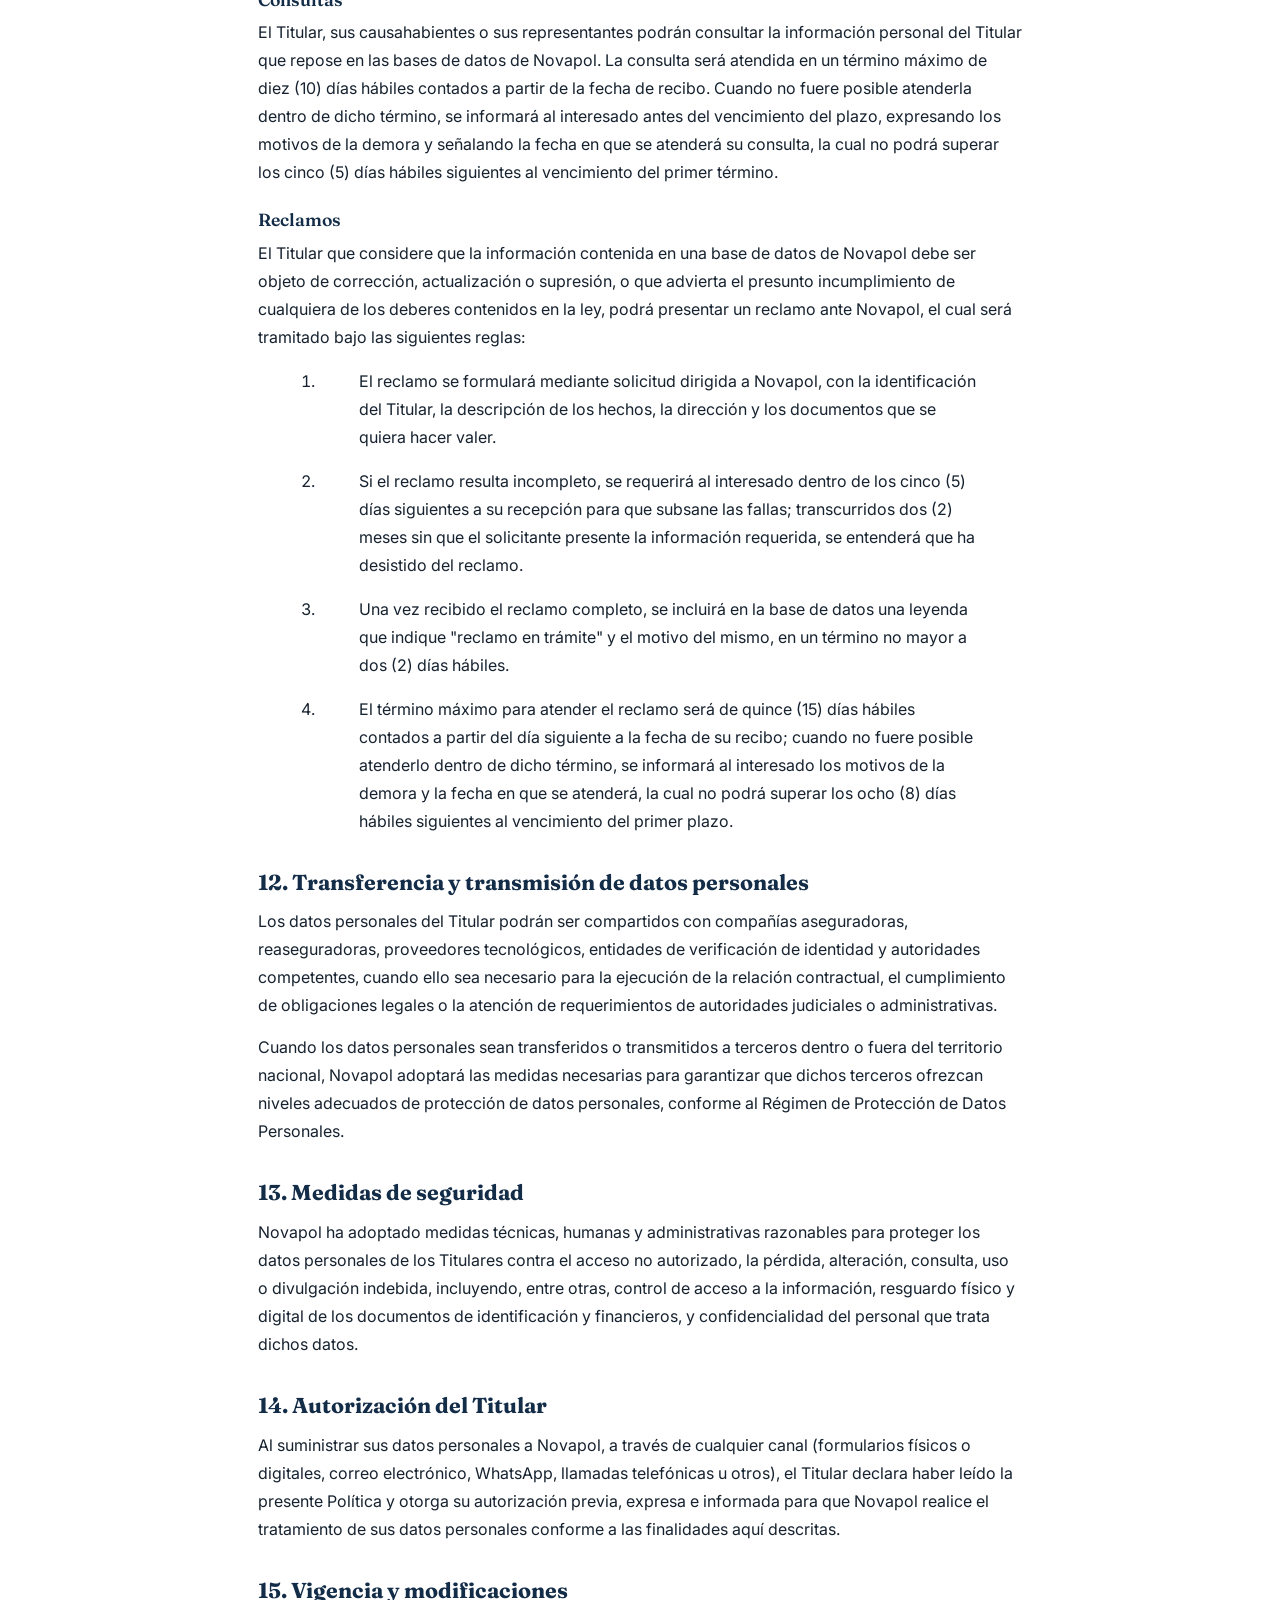
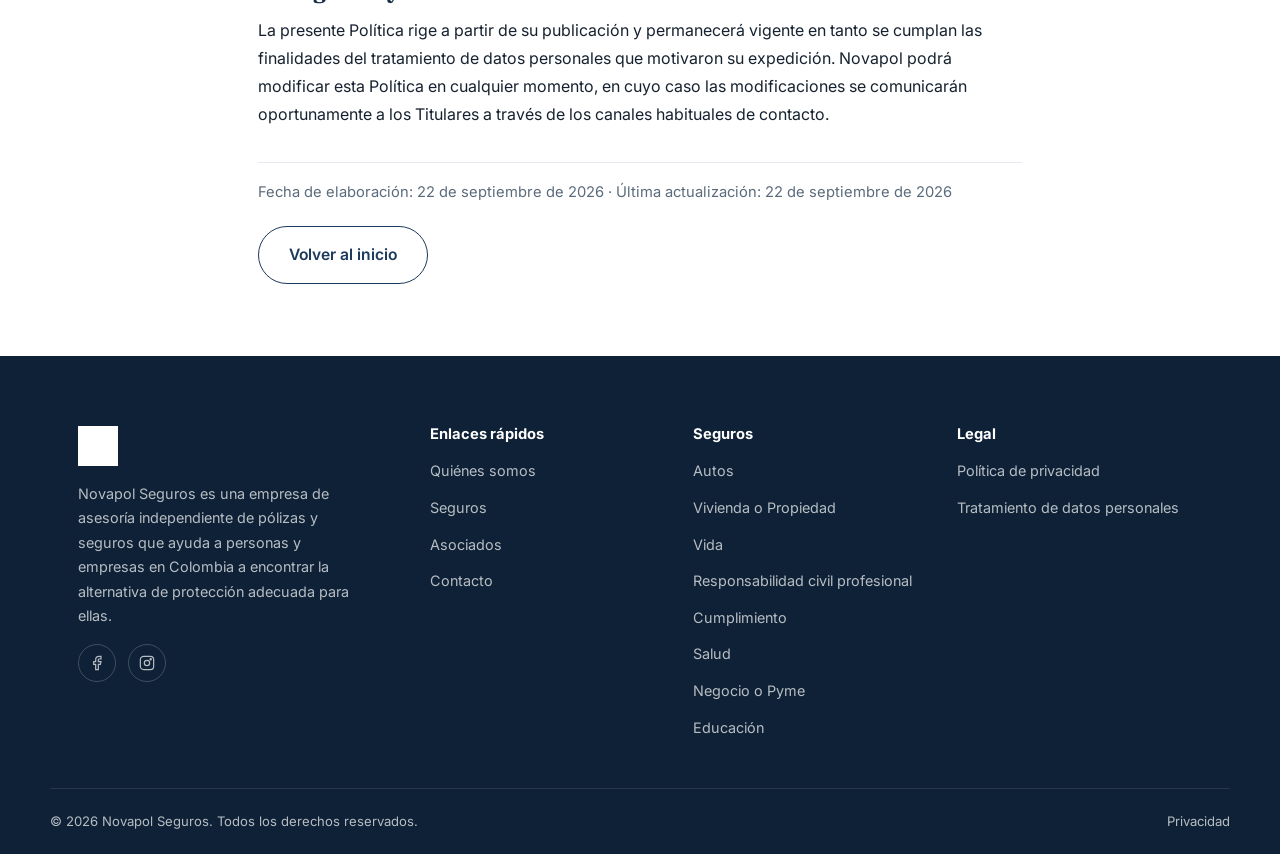
<file: tratamiento-datos.html>
<!DOCTYPE html>
<html lang="es-CO">
<head>
<meta charset="UTF-8">
<meta name="viewport" content="width=device-width, initial-scale=1.0">
<title>Política de tratamiento de datos personales | Novapol Seguros</title>
<meta name="description" content="Política de tratamiento de datos personales de Novapol, conforme a la Ley 1581 de 2012 y sus decretos reglamentarios.">
<link rel="canonical" href="https://novapolseguros.com/tratamiento-datos.html">
<link rel="icon" type="image/png" href="images/favicon.png">
<link rel="apple-touch-icon" href="images/favicon.png">

<link rel="preconnect" href="https://fonts.googleapis.com">
<link rel="preconnect" href="https://fonts.gstatic.com" crossorigin>
<link href="https://fonts.googleapis.com/css2?family=Fraunces:wght@500;600;700&family=Inter:wght@400;500;600;700&display=swap" rel="stylesheet">

<link rel="stylesheet" href="css/styles.css">
</head>
<body>

<!-- ================= HEADER ================= -->
<header class="site-header">
  <div class="header-inner">
    <a href="index.html" class="brand" aria-label="Novapol Seguros, ir al inicio">
      <img src="images/logo-icon.png" alt="Logotipo de Novapol Seguros">
      <span class="brand-name">Novapol<small>Pólizas y Seguros</small></span>
    </a>

    <nav class="nav-desktop" aria-label="Navegación principal">
      <a href="index.html#inicio">Inicio</a>
      <a href="index.html#quienes-somos">Quiénes somos</a>
      <a href="index.html#seguros">Seguros</a>
      <a href="index.html#por-que-novapol">¿Por qué Novapol?</a>
      <a href="asociate.html">Asociarte</a>
      <a href="index.html#contacto">Contacto</a>
    </nav>

    <div class="header-actions">
      <a href="index.html#contacto" class="btn btn-primary">Solicitar asesoría</a>
      <button class="hamburger" aria-label="Abrir menú" aria-expanded="false">
        <span></span><span></span><span></span>
      </button>
    </div>
  </div>

  <div class="mobile-menu" id="mobileMenu">
    <a href="index.html#inicio">Inicio</a>
    <a href="index.html#quienes-somos">Quiénes somos</a>
    <a href="index.html#seguros">Seguros</a>
    <a href="index.html#por-que-novapol">¿Por qué Novapol?</a>
    <a href="asociate.html">Asociarte</a>
    <a href="index.html#contacto">Contacto</a>
    <a href="index.html#contacto" class="btn btn-primary btn-block">Solicitar asesoría</a>
  </div>
</header>

<main class="legal-page">
  <div class="wrap legal-wrap">
    <nav class="legal-crumbs" aria-label="Ruta"><a href="index.html">Inicio</a> / Política de tratamiento de datos personales</nav>
    <h1>Política de tratamiento de datos personales</h1>
    <p class="legal-lead">En cumplimiento de la Ley 1581 de 2012, el Decreto 1377 de 2013 y el Decreto Único Reglamentario 1074 de 2015.</p>
    <aside class="legal-contact">
  <strong>Responsable del tratamiento:</strong> Novapol Asesores de Pólizas y Seguros, Cali, Colombia.<br>
  <strong>Correo:</strong> <a href="mailto:novapolseguros@gmail.com">novapolseguros@gmail.com</a><br>
  <strong>Celular y WhatsApp:</strong> <a href="https://wa.me/573016755052" target="_blank" rel="noopener">+57 301 675 5052</a>
</aside>
    <article class="legal-body">
<h2><strong>1. Objeto</strong></h2>
<p>Novapol Asesores de Pólizas y Seguros (en adelante, "Novapol", "la Compañía" o "el Responsable") es una empresa dedicada a la asesoría, intermediación y venta de pólizas de seguros en la ciudad de Cali, Colombia. En el desarrollo de su actividad, Novapol recolecta, almacena, usa y, en general, trata datos personales de sus clientes, prospectos y demás titulares con quienes se relaciona.</p>
<p>La presente Política de Tratamiento de Datos Personales (en adelante, "la Política") tiene por objeto informar a los Titulares de los datos personales sobre los criterios y procedimientos que Novapol aplica para garantizar la adecuada protección de sus datos, así como dar cumplimiento a lo dispuesto en la Ley 1581 de 2012, el Decreto 1377 de 2013 y las demás normas que los desarrollen, modifiquen o complementen (en conjunto, el "Régimen de Protección de Datos Personales").</p>
<h2><strong>2. Responsable del Tratamiento</strong></h2>
<p>El Responsable del Tratamiento de los datos personales recolectados es Novapol Asesores de Pólizas y Seguros, quien podrá ser contactado a través de los canales de contacto indicados al inicio de esta página para cualquier solicitud relacionada con el ejercicio de los derechos de los Titulares.</p>
<h2><strong>3. Marco Legal</strong></h2>
<p>Esta Política se expide en desarrollo de lo previsto en:</p>
<ul>
<li><blockquote>
<p>El artículo 15 de la Constitución Política de Colombia, que consagra el derecho fundamental de Habeas Data.</p>
</blockquote></li>
<li><blockquote>
<p>La Ley 1581 de 2012, "Por la cual se dictan disposiciones generales para la protección de datos personales".</p>
</blockquote></li>
<li><blockquote>
<p>El Decreto 1377 de 2013, reglamentario de la Ley 1581 de 2012.</p>
</blockquote></li>
<li><blockquote>
<p>El Decreto Único Reglamentario del Sector Comercio, Industria y Turismo 1074 de 2015 (Título 2, Capítulo 25).</p>
</blockquote></li>
<li><blockquote>
<p>Las circulares y demás instrucciones expedidas por la Superintendencia de Industria y Comercio (SIC) en su calidad de autoridad de protección de datos personales.</p>
</blockquote></li>
</ul>
<h2><strong>4. Definiciones</strong></h2>
<p><strong>Dato personal:</strong> cualquier información vinculada o que pueda asociarse a una o varias personas naturales determinadas o determinables.</p>
<p><strong>Dato sensible:</strong> dato personal que afecta la intimidad del Titular o cuyo uso indebido puede generar discriminación (por ejemplo, origen racial, orientación política, religiosa, de salud, entre otros).</p>
<p><strong>Titular:</strong> persona natural cuyos datos personales sean objeto de tratamiento por parte de Novapol.</p>
<p><strong>Tratamiento:</strong> cualquier operación sobre datos personales, tales como la recolección, almacenamiento, uso, circulación o supresión.</p>
<p><strong>Responsable del Tratamiento:</strong> persona natural o jurídica que decide sobre la base de datos y/o el tratamiento de los datos, en este caso, Novapol.</p>
<p><strong>Encargado del Tratamiento:</strong> persona natural o jurídica que, por cuenta del Responsable, realice el tratamiento de datos personales (por ejemplo, aseguradoras, proveedores tecnológicos o de mensajería).</p>
<p><strong>Autorización:</strong> consentimiento previo, expreso e informado del Titular para llevar a cabo el tratamiento de sus datos personales.</p>
<h2><strong>5. Datos personales objeto de tratamiento</strong></h2>
<p>Con ocasión de la asesoría, cotización, contratación, renovación o reclamación de pólizas de seguros, Novapol recolecta de sus clientes y prospectos, entre otros, los siguientes datos personales:</p>
<div class="table-scroll"><table>
<thead>
<tr class="header">
<th><strong>Categoría</strong></th>
<th><strong>Datos incluidos</strong></th>
</tr>
<tr class="odd">
<th>Datos de identificación</th>
<th>Nombres y apellidos, tipo y número de documento de identidad, copia del documento de identidad, fecha de nacimiento, lugar de nacimiento, estado civil, firma.</th>
</tr>
<tr class="header">
<th>Datos de contacto y ubicación</th>
<th>Dirección de residencia, ciudad, teléfono fijo, teléfono celular, correo electrónico.</th>
</tr>
<tr class="odd">
<th>Datos económicos y financieros</th>
<th>Ingresos, egresos, actividad económica u ocupación, información patrimonial y demás datos requeridos para el análisis de riesgo y la suscripción de pólizas.</th>
</tr>
<tr class="header">
<th>Datos del producto de seguro</th>
<th>Bienes o intereses asegurables, historial de siniestros, beneficiarios, información de pólizas contratadas con Novapol o con terceros.</th>
</tr>
<tr class="odd">
<th>Otros datos suministrados voluntariamente</th>
<th>Cualquier otro dato personal que el Titular entregue a Novapol con ocasión de la asesoría, cotización, contratación o reclamación de un seguro.</th>
</tr>
</thead>
<tbody>
</tbody>
</table></div>
<p>Novapol no solicitará ni tratará datos sensibles (tales como datos de salud, origen racial o convicciones religiosas) salvo cuando ello sea estrictamente necesario para la suscripción, ejecución o reclamación de una póliza específica (por ejemplo, seguros de vida o de salud), caso en el cual se solicitará la autorización expresa y particular del Titular, indicándole que no está obligado a suministrar dicha información.</p>
<h2><strong>6. Finalidades del tratamiento</strong></h2>
<p>Los datos personales recolectados por Novapol serán tratados para las siguientes finalidades:</p>
<ol type="1">
<li><blockquote>
<p>Evaluar, cotizar y estructurar la oferta de pólizas de seguros acorde con el perfil de riesgo del Titular.</p>
</blockquote></li>
<li><blockquote>
<p>Tramitar la suscripción, renovación, modificación o cancelación de pólizas ante las compañías aseguradoras.</p>
</blockquote></li>
<li><blockquote>
<p>Gestionar y acompañar al Titular en el trámite de reclamaciones y siniestros.</p>
</blockquote></li>
<li><blockquote>
<p>Verificar la identidad del Titular y dar cumplimiento a las normas de conocimiento del cliente (SARLAFT) y demás regulaciones aplicables al sector asegurador.</p>
</blockquote></li>
<li><blockquote>
<p>Realizar análisis de riesgo, actividad económica y capacidad de pago del Titular, cuando sea requerido por la aseguradora.</p>
</blockquote></li>
<li><blockquote>
<p>Enviar comunicaciones comerciales, ofertas, novedades del sector asegurador y recordatorios de vencimiento o renovación de pólizas.</p>
</blockquote></li>
<li><blockquote>
<p>Atender consultas, peticiones, quejas y reclamos (PQR) presentados por los Titulares.</p>
</blockquote></li>
<li><blockquote>
<p>Dar cumplimiento a obligaciones legales, contractuales y regulatorias aplicables a la actividad de intermediación de seguros.</p>
</blockquote></li>
<li><blockquote>
<p>Compartir la información con las compañías aseguradoras, cuando sea necesario para la celebración o ejecución del contrato de seguro.</p>
</blockquote></li>
</ol>
<h2><strong>7. Principios aplicables</strong></h2>
<p>Novapol aplica en el tratamiento de datos personales los principios de legalidad, finalidad, libertad, veracidad o calidad, transparencia, acceso y circulación restringida, seguridad y confidencialidad, en los términos establecidos en el artículo 4 de la Ley 1581 de 2012.</p>
<h2><strong>8. Derechos de los Titulares</strong></h2>
<p>De conformidad con el artículo 8 de la Ley 1581 de 2012, los Titulares de los datos personales tienen derecho a:</p>
<ul>
<li><blockquote>
<p>Conocer, actualizar y rectificar sus datos personales frente a Novapol.</p>
</blockquote></li>
<li><blockquote>
<p>Solicitar prueba de la autorización otorgada para el tratamiento de sus datos, salvo cuando expresamente se exceptúe como requisito para el tratamiento.</p>
</blockquote></li>
<li><blockquote>
<p>Ser informado, previa solicitud, respecto del uso que Novapol le ha dado a sus datos personales.</p>
</blockquote></li>
<li><blockquote>
<p>Presentar ante la Superintendencia de Industria y Comercio (SIC) quejas por infracciones al Régimen de Protección de Datos Personales.</p>
</blockquote></li>
<li><blockquote>
<p>Revocar la autorización y/o solicitar la supresión del dato, cuando no exista un deber legal o contractual que impida eliminarlo.</p>
</blockquote></li>
<li><blockquote>
<p>Acceder de forma gratuita a sus datos personales que hayan sido objeto de tratamiento.</p>
</blockquote></li>
</ul>
<h2><strong>9. Deberes del Responsable y del Encargado</strong></h2>
<p>Novapol, como Responsable del Tratamiento, se compromete a:</p>
<ul>
<li><blockquote>
<p>Garantizar al Titular, en todo tiempo, el pleno y efectivo ejercicio de sus derechos de Habeas Data.</p>
</blockquote></li>
<li><blockquote>
<p>Solicitar y conservar la autorización otorgada por el Titular.</p>
</blockquote></li>
<li><blockquote>
<p>Informar debidamente al Titular sobre la finalidad del tratamiento de sus datos.</p>
</blockquote></li>
<li><blockquote>
<p>Conservar la información bajo las condiciones de seguridad necesarias para impedir su adulteración, pérdida, consulta, uso o acceso no autorizado.</p>
</blockquote></li>
<li><blockquote>
<p>Tramitar las consultas y reclamos formulados por los Titulares dentro de los términos legales.</p>
</blockquote></li>
<li><blockquote>
<p>Exigir a los Encargados del Tratamiento (aseguradoras, proveedores tecnológicos, entre otros) el respeto de las condiciones de seguridad y privacidad de la información.</p>
</blockquote></li>
</ul>
<h2><strong>10. Área responsable y canal de atención</strong></h2>
<p>Las consultas, peticiones, quejas y reclamos relacionados con el tratamiento de datos personales serán atendidos a través de los canales de contacto indicados al inicio de esta página.</p>
<h2><strong>11. Procedimiento para el ejercicio de los derechos</strong></h2>
<h3>Consultas</h3>
<p>El Titular, sus causahabientes o sus representantes podrán consultar la información personal del Titular que repose en las bases de datos de Novapol. La consulta será atendida en un término máximo de diez (10) días hábiles contados a partir de la fecha de recibo. Cuando no fuere posible atenderla dentro de dicho término, se informará al interesado antes del vencimiento del plazo, expresando los motivos de la demora y señalando la fecha en que se atenderá su consulta, la cual no podrá superar los cinco (5) días hábiles siguientes al vencimiento del primer término.</p>
<h3>Reclamos</h3>
<p>El Titular que considere que la información contenida en una base de datos de Novapol debe ser objeto de corrección, actualización o supresión, o que advierta el presunto incumplimiento de cualquiera de los deberes contenidos en la ley, podrá presentar un reclamo ante Novapol, el cual será tramitado bajo las siguientes reglas:</p>
<ol type="1">
<li><blockquote>
<p>El reclamo se formulará mediante solicitud dirigida a Novapol, con la identificación del Titular, la descripción de los hechos, la dirección y los documentos que se quiera hacer valer.</p>
</blockquote></li>
<li><blockquote>
<p>Si el reclamo resulta incompleto, se requerirá al interesado dentro de los cinco (5) días siguientes a su recepción para que subsane las fallas; transcurridos dos (2) meses sin que el solicitante presente la información requerida, se entenderá que ha desistido del reclamo.</p>
</blockquote></li>
<li><blockquote>
<p>Una vez recibido el reclamo completo, se incluirá en la base de datos una leyenda que indique "reclamo en trámite" y el motivo del mismo, en un término no mayor a dos (2) días hábiles.</p>
</blockquote></li>
<li><blockquote>
<p>El término máximo para atender el reclamo será de quince (15) días hábiles contados a partir del día siguiente a la fecha de su recibo; cuando no fuere posible atenderlo dentro de dicho término, se informará al interesado los motivos de la demora y la fecha en que se atenderá, la cual no podrá superar los ocho (8) días hábiles siguientes al vencimiento del primer plazo.</p>
</blockquote></li>
</ol>
<h2><strong>12. Transferencia y transmisión de datos personales</strong></h2>
<p>Los datos personales del Titular podrán ser compartidos con compañías aseguradoras, reaseguradoras, proveedores tecnológicos, entidades de verificación de identidad y autoridades competentes, cuando ello sea necesario para la ejecución de la relación contractual, el cumplimiento de obligaciones legales o la atención de requerimientos de autoridades judiciales o administrativas.</p>
<p>Cuando los datos personales sean transferidos o transmitidos a terceros dentro o fuera del territorio nacional, Novapol adoptará las medidas necesarias para garantizar que dichos terceros ofrezcan niveles adecuados de protección de datos personales, conforme al Régimen de Protección de Datos Personales.</p>
<h2><strong>13. Medidas de seguridad</strong></h2>
<p>Novapol ha adoptado medidas técnicas, humanas y administrativas razonables para proteger los datos personales de los Titulares contra el acceso no autorizado, la pérdida, alteración, consulta, uso o divulgación indebida, incluyendo, entre otras, control de acceso a la información, resguardo físico y digital de los documentos de identificación y financieros, y confidencialidad del personal que trata dichos datos.</p>
<h2><strong>14. Autorización del Titular</strong></h2>
<p>Al suministrar sus datos personales a Novapol, a través de cualquier canal (formularios físicos o digitales, correo electrónico, WhatsApp, llamadas telefónicas u otros), el Titular declara haber leído la presente Política y otorga su autorización previa, expresa e informada para que Novapol realice el tratamiento de sus datos personales conforme a las finalidades aquí descritas.</p>
<h2><strong>15. Vigencia y modificaciones</strong></h2>
<p>La presente Política rige a partir de su publicación y permanecerá vigente en tanto se cumplan las finalidades del tratamiento de datos personales que motivaron su expedición. Novapol podrá modificar esta Política en cualquier momento, en cuyo caso las modificaciones se comunicarán oportunamente a los Titulares a través de los canales habituales de contacto.</p>



    </article>
    <p class="legal-updated">Fecha de elaboración: 22 de septiembre de 2026 · Última actualización: 22 de septiembre de 2026</p>
    <p class="legal-back"><a class="btn btn-ghost-navy" href="index.html">Volver al inicio</a></p>
  </div>
</main>

<!-- ================= FOOTER ================= -->
<footer class="site-footer">
  <div class="wrap footer-grid">
    <div class="footer-brand">
      <img src="images/logo-icon.png" alt="Novapol Seguros">
      <p>Novapol Seguros es una empresa de asesoría independiente de pólizas y seguros que ayuda a personas y empresas en Colombia a encontrar la alternativa de protección adecuada para ellas.</p>
      <div class="social-row">
        <a href="https://www.facebook.com/share/1DgfGYFvQV/" target="_blank" rel="noopener noreferrer" aria-label="Facebook de Novapol Seguros"><svg width="16" height="16" viewBox="0 0 24 24" fill="none" stroke="currentColor" stroke-width="1.8"><path d="M18 2h-3a5 5 0 0 0-5 5v3H7v4h3v8h4v-8h3l1-4h-4V7a1 1 0 0 1 1-1h3z"/></svg></a>
        <a href="https://www.instagram.com/novapolseguros" target="_blank" rel="noopener noreferrer" aria-label="Instagram de Novapol Seguros"><svg width="16" height="16" viewBox="0 0 24 24" fill="none" stroke="currentColor" stroke-width="1.8"><rect x="2" y="2" width="20" height="20" rx="5"/><circle cx="12" cy="12" r="4"/><circle cx="17.5" cy="6.5" r="1"/></svg></a>
      </div>
    </div>

    <div class="footer-col">
      <h4>Enlaces rápidos</h4>
      <ul>
        <li><a href="index.html#quienes-somos">Quiénes somos</a></li>
        <li><a href="index.html#seguros">Seguros</a></li>
        <li><a href="asociate.html">Asociados</a></li>
        <li><a href="index.html#contacto">Contacto</a></li>
      </ul>
    </div>

    <div class="footer-col">
      <h4>Seguros</h4>
      <ul>
        <li><a href="index.html#seguros">Autos</a></li>
        <li><a href="index.html#seguros">Vivienda o Propiedad</a></li>
        <li><a href="index.html#seguros">Vida</a></li>
        <li><a href="index.html#seguros">Responsabilidad civil profesional</a></li>
        <li><a href="index.html#seguros">Cumplimiento</a></li>
        <li><a href="index.html#seguros">Salud</a></li>
        <li><a href="index.html#seguros">Negocio o Pyme</a></li>
        <li><a href="index.html#seguros">Educación</a></li>
      </ul>
    </div>

    <div class="footer-col">
      <h4>Legal</h4>
      <ul>
        <li><a href="privacidad.html">Política de privacidad</a></li>
        <li><a href="tratamiento-datos.html">Tratamiento de datos personales</a></li>
      </ul>
    </div>
  </div>

  <div class="wrap footer-bottom">
    <span>© 2026 Novapol Seguros. Todos los derechos reservados.</span>
    <span>
      <a href="privacidad.html">Privacidad</a>
    </span>
  </div>
</footer>

<a href="https://wa.me/573016755052?text=Hola%20Novapol%20Seguros%2C%20quisiera%20recibir%20asesor%C3%ADa%20sobre%20seguros." class="whatsapp-fab" target="_blank" rel="noopener" aria-label="Escríbenos por WhatsApp" title="Escríbenos por WhatsApp">
  <svg width="28" height="28" viewBox="0 0 24 24" fill="currentColor"><path d="M12 2a10 10 0 0 0-8.6 15L2 22l5.2-1.4A10 10 0 1 0 12 2zm0 18a8 8 0 0 1-4.1-1.1l-.3-.2-3 .8.8-2.9-.2-.3A8 8 0 1 1 12 20zm4.4-6c-.2-.1-1.4-.7-1.6-.8s-.4-.1-.5.1-.5.7-.6.8-.2.1-.4 0a6.5 6.5 0 0 1-1.9-1.2 7 7 0 0 1-1.3-1.6c-.1-.2 0-.3.1-.4l.3-.4c.1-.1.1-.2.2-.4s0-.3 0-.4-.5-1.2-.7-1.6-.4-.4-.5-.4h-.5a1 1 0 0 0-.7.3 3 3 0 0 0-.9 2.2 5.2 5.2 0 0 0 1.1 2.7 11 11 0 0 0 4.4 3.9c.6.3 1.1.4 1.5.5a3.6 3.6 0 0 0 1.6.1 2.7 2.7 0 0 0 1.7-1.2 2.2 2.2 0 0 0 .1-1.2c-.1-.1-.2-.2-.4-.3z"/></svg>
</a>

<div class="mobile-cta-bar">
  <a href="index.html#contacto" class="btn btn-primary">Solicitar asesoría</a>
  <a href="https://wa.me/573016755052?text=Hola%20Novapol%20Seguros%2C%20quisiera%20recibir%20asesor%C3%ADa%20sobre%20seguros." class="btn btn-wa" target="_blank" rel="noopener"><svg width="18" height="18" viewBox="0 0 24 24" fill="currentColor" aria-hidden="true"><path d="M12 2a10 10 0 0 0-8.6 15L2 22l5.2-1.4A10 10 0 1 0 12 2zm0 18a8 8 0 0 1-4.1-1.1l-.3-.2-3 .8.8-2.9-.2-.3A8 8 0 1 1 12 20zm4.4-6c-.2-.1-1.4-.7-1.6-.8s-.4-.1-.5.1-.5.7-.6.8-.2.1-.4 0a6.5 6.5 0 0 1-1.9-1.2 7 7 0 0 1-1.3-1.6c-.1-.2 0-.3.1-.4l.3-.4c.1-.1.1-.2.2-.4s0-.3 0-.4-.5-1.2-.7-1.6-.4-.4-.5-.4h-.5a1 1 0 0 0-.7.3 3 3 0 0 0-.9 2.2 5.2 5.2 0 0 0 1.1 2.7 11 11 0 0 0 4.4 3.9c.6.3 1.1.4 1.5.5a3.6 3.6 0 0 0 1.6.1 2.7 2.7 0 0 0 1.7-1.2 2.2 2.2 0 0 0 .1-1.2c-.1-.1-.2-.2-.4-.3z"/></svg> WhatsApp</a>
</div>

<script src="js/main.js"></script>

</body>
</html>
</file>
<file: css/styles.css>
/* =========================================================
   NOVAPOL SEGUROS — Hoja de estilos principal
   ========================================================= */

:root{
  /* Paleta basada en el logo (azul marino corporativo) */
  --navy-900:#0e2136;
  --navy-800:#132c47;
  --navy-700:#1c3a5c;
  --navy-600:#274b73;
  --navy-100:#e7edf3;
  --navy-050:#f4f7fa;

  --gold-600:#a9782f;
  --gold-500:#c89b4a;
  --gold-400:#dab868;
  --gold-100:#f7ecd8;

  --white:#ffffff;
  --ink:#16222f;
  --ink-soft:#4d5c6b;
  --line:#e1e7ee;

  --success:#2f7d5c;
  --error:#b3432c;

  --radius-s:8px;
  --radius-m:14px;
  --radius-l:22px;

  --shadow-s:0 2px 10px rgba(14,33,54,.06);
  --shadow-m:0 12px 32px rgba(14,33,54,.10);
  --shadow-l:0 24px 60px rgba(14,33,54,.16);

  --maxw:1180px;
  --font-head:"Fraunces", Georgia, serif;
  --font-body:"Inter", -apple-system, BlinkMacSystemFont, "Segoe UI", sans-serif;
}

*,*::before,*::after{box-sizing:border-box;}
html{scroll-behavior:smooth;}
body{
  margin:0;
  font-family:var(--font-body);
  color:var(--ink);
  background:var(--white);
  -webkit-font-smoothing:antialiased;
  line-height:1.6;
}
img{max-width:100%;display:block;}
a{color:inherit;text-decoration:none;}
ul{list-style:none;margin:0;padding:0;}
button{font-family:inherit;cursor:pointer;}
input,select,textarea{font-family:inherit;font-size:1rem;}

.wrap{max-width:var(--maxw);margin:0 auto;padding:0 28px;}

h1,h2,h3,h4{font-family:var(--font-head);color:var(--navy-800);line-height:1.15;margin:0;font-weight:600;}
h2{font-size:clamp(1.9rem,3vw,2.6rem);}
h3{font-size:1.3rem;}
p{margin:0;}

.eyebrow{
  color:var(--gold-600);
  font-weight:600;
  font-size:.95rem;
  margin-bottom:10px;
  display:block;
}

.section{padding:96px 0;}
.section-tight{padding:64px 0;}
.section-navy{background:var(--navy-800);color:var(--navy-100);}
.section-navy h2, .section-navy h3, .section-navy .eyebrow{color:var(--white);}
.section-tint{background:var(--navy-050);}

.head-row{
  display:flex;
  justify-content:space-between;
  align-items:flex-end;
  gap:32px;
  margin-bottom:52px;
  flex-wrap:wrap;
}
.head-row .lead{max-width:480px;color:var(--ink-soft);font-size:1.05rem;}

/* ---------- Botones ---------- */
.btn{
  display:inline-flex;
  align-items:center;
  justify-content:center;
  gap:8px;
  padding:15px 30px;
  border-radius:999px;
  font-weight:600;
  font-size:.98rem;
  border:1.5px solid transparent;
  transition:transform .18s ease, box-shadow .18s ease, background-color .18s ease, color .18s ease, border-color .18s ease;
  white-space:nowrap;
}
.btn-primary{background:var(--gold-500);color:var(--navy-900);}
.btn-primary:hover{background:var(--gold-400);transform:translateY(-2px);box-shadow:var(--shadow-m);}
.btn-primary:active{transform:translateY(0);}

.btn-outline{background:transparent;border-color:rgba(255,255,255,.5);color:inherit;}
.btn-outline:hover{border-color:var(--gold-500);color:var(--gold-500);}

.btn-ghost-navy{background:transparent;border-color:var(--navy-700);color:var(--navy-700);}
.btn-ghost-navy:hover{background:var(--navy-700);color:var(--white);}

.btn-block{width:100%;}
.btn:disabled{opacity:.6;cursor:not-allowed;transform:none !important;}
.btn:focus-visible, a:focus-visible, input:focus-visible, textarea:focus-visible, select:focus-visible, button:focus-visible{
  outline:2.5px solid var(--gold-500);
  outline-offset:2px;
}

/* ---------- Header ---------- */
.site-header{
  position:sticky;top:0;left:0;right:0;z-index:200;
  background:rgba(255,255,255,.92);
  backdrop-filter:blur(10px);
  border-bottom:1px solid var(--line);
}
.header-inner{
  display:flex;align-items:center;justify-content:space-between;
  padding:14px 28px;
  max-width:var(--maxw);margin:0 auto;
}
.brand{display:flex;align-items:center;gap:10px;}
.brand img{height:44px;width:auto;}
.brand-name{font-family:var(--font-head);font-weight:700;font-size:1.2rem;color:var(--navy-800);}
.brand-name small{display:block;font-family:var(--font-body);font-weight:500;font-size:.65rem;letter-spacing:.04em;color:var(--ink-soft);}

.nav-desktop{display:flex;align-items:center;gap:34px;}
.nav-desktop a{
  font-size:.96rem;font-weight:500;color:var(--navy-800);
  position:relative;padding:4px 0;
  transition:color .15s ease;
}
.nav-desktop a::after{
  content:"";position:absolute;left:0;bottom:-3px;width:0;height:2px;background:var(--gold-500);
  transition:width .2s ease;
}
.nav-desktop a:hover{color:var(--navy-600);}
.nav-desktop a:hover::after{width:100%;}
.nav-desktop a.current::after{width:100%;}

.header-actions{display:flex;align-items:center;gap:14px;}
.hamburger{
  display:none;flex-direction:column;gap:5px;background:none;border:none;padding:6px;
}
.hamburger span{width:24px;height:2px;background:var(--navy-800);border-radius:2px;transition:transform .25s ease, opacity .25s ease;}
.hamburger.is-open span:nth-child(1){transform:translateY(7px) rotate(45deg);}
.hamburger.is-open span:nth-child(2){opacity:0;}
.hamburger.is-open span:nth-child(3){transform:translateY(-7px) rotate(-45deg);}

.mobile-menu{
  display:none;
  position:fixed;inset:0;top:73px;
  background:var(--white);
  z-index:190;
  padding:28px;
  overflow-y:auto;
}
.mobile-menu.is-open{display:block;}
.mobile-menu a{display:block;padding:16px 4px;font-size:1.15rem;font-weight:600;color:var(--navy-800);border-bottom:1px solid var(--line);}
.mobile-menu .btn{margin-top:24px;}

@media (max-width:1100px){
  .nav-desktop{display:none;}
  .header-actions .btn{display:none;}
  .hamburger{display:flex;}
}

/* ---------- Hero ---------- */
.hero{
  position:relative;
  background:linear-gradient(160deg,var(--navy-900) 0%,var(--navy-700) 100%);
  color:var(--white);
  overflow:hidden;
  padding:100px 0 0;
}
.hero-grid{
  display:grid;grid-template-columns:1.05fr .95fr;gap:40px;align-items:center;
  padding-bottom:70px;
}
.hero-copy .eyebrow{color:var(--gold-400);}
.hero h1{color:var(--white);font-size:clamp(2.3rem,4.4vw,3.5rem);letter-spacing:-.01em;}
.hero-sub{color:rgba(255,255,255,.82);font-size:1.15rem;max-width:520px;margin-top:22px;}
.hero-ctas{display:flex;gap:16px;margin-top:36px;flex-wrap:wrap;}
.hero-trust{
  display:flex;gap:28px;margin-top:52px;flex-wrap:wrap;
  border-top:1px solid rgba(255,255,255,.15);padding-top:26px;
}
.hero-trust div{font-size:.9rem;color:rgba(255,255,255,.75);}
.hero-trust strong{display:block;font-family:var(--font-head);font-size:1.6rem;color:var(--white);font-weight:600;}

.hero-media{position:relative;border-radius:var(--radius-l);overflow:hidden;box-shadow:var(--shadow-l);}
.hero-media img{width:100%;height:520px;object-fit:cover;}
.hero-media::after{
  content:"";position:absolute;inset:0;
  background:linear-gradient(0deg,rgba(14,33,54,.55),transparent 55%);
}
.hero-card{
  position:absolute;left:24px;bottom:24px;z-index:2;
  background:rgba(255,255,255,.96);color:var(--navy-800);
  padding:16px 20px;border-radius:var(--radius-m);box-shadow:var(--shadow-m);
  display:flex;align-items:center;gap:12px;max-width:260px;
}
.hero-card .dot{width:10px;height:10px;border-radius:50%;background:var(--gold-500);flex:none;}
.hero-card span{font-size:.88rem;font-weight:600;line-height:1.3;}

@media (max-width:920px){
  .hero-grid{grid-template-columns:1fr;padding-bottom:48px;}
  .hero-media img{height:340px;}
  .hero-trust{gap:22px;}
}

/* ---------- Quiénes somos ---------- */
.about-grid{display:grid;grid-template-columns:.9fr 1.1fr;gap:64px;align-items:center;}
.about-media{border-radius:var(--radius-l);overflow:hidden;box-shadow:var(--shadow-m);}
.about-media img{width:100%;height:460px;object-fit:cover;}
.about-list{margin-top:28px;display:grid;gap:18px;}
.about-list li{display:flex;gap:14px;align-items:flex-start;font-size:.98rem;color:var(--ink-soft);}
.about-list .num{
  flex:none;width:30px;height:30px;border-radius:50%;
  background:var(--navy-800);color:var(--white);
  display:flex;align-items:center;justify-content:center;
  font-size:.82rem;font-weight:700;font-family:var(--font-head);
}
.about-copy p{color:var(--ink-soft);font-size:1.05rem;margin-top:16px;}
.about-quote{
  margin-top:30px;padding:22px 26px;border-left:3px solid var(--gold-500);
  background:var(--navy-050);border-radius:0 var(--radius-s) var(--radius-s) 0;
  font-family:var(--font-head);font-size:1.15rem;color:var(--navy-800);font-style:italic;
}

@media (max-width:920px){
  .about-grid{grid-template-columns:1fr;gap:36px;}
  .about-media img{height:320px;}
}

/* ---------- Proceso (qué hacemos) ---------- */
.flow{
  display:grid;grid-template-columns:repeat(5,1fr);gap:0;
  counter-reset:flow;
  position:relative;
}
.flow-step{
  padding:28px 18px;text-align:center;position:relative;
}
.flow-step:not(:last-child)::after{
  content:"";position:absolute;top:34px;right:-2px;width:100%;height:1.5px;
  background:repeating-linear-gradient(90deg,var(--line) 0 8px, transparent 8px 14px);
  z-index:0;
}
.flow-icon{
  width:56px;height:56px;border-radius:50%;background:var(--white);border:1.5px solid var(--navy-700);
  display:flex;align-items:center;justify-content:center;margin:0 auto 16px;position:relative;z-index:1;
  color:var(--navy-700);
}
.flow-step p{font-weight:600;color:var(--navy-800);font-size:.96rem;}

@media (max-width:920px){
  .flow{grid-template-columns:1fr 1fr;gap:24px 12px;}
  .flow-step:not(:last-child)::after{display:none;}
}
@media (max-width:560px){.flow{grid-template-columns:1fr;}}

/* ---------- Seguros / Cards ---------- */
.cards-grid{
  display:grid;grid-template-columns:repeat(3,1fr);gap:26px;
}
.ins-card{
  border-radius:var(--radius-m);
  border:1px solid var(--line);
  overflow:hidden;background:var(--white);
  transition:transform .22s ease, box-shadow .22s ease, border-color .22s ease;
  display:flex;flex-direction:column;
}
.ins-card:hover{transform:translateY(-6px);box-shadow:var(--shadow-m);border-color:transparent;}
.ins-media{height:190px;overflow:hidden;}
.ins-media img{width:100%;height:100%;object-fit:cover;transition:transform .4s ease;}
.ins-card:hover .ins-media img{transform:scale(1.06);}
.ins-body{padding:24px;display:flex;flex-direction:column;gap:10px;flex:1;}
.ins-icon{
  width:42px;height:42px;border-radius:10px;background:var(--navy-050);
  display:flex;align-items:center;justify-content:center;color:var(--navy-700);margin-bottom:4px;
}
.ins-body p{color:var(--ink-soft);font-size:.94rem;flex:1;}
.ins-link{
  margin-top:6px;font-weight:600;font-size:.92rem;color:var(--navy-700);
  display:inline-flex;align-items:center;gap:6px;
}
.ins-link svg{transition:transform .2s ease;}
.ins-card:hover .ins-link svg{transform:translateX(4px);}

@media (min-width:1100px){.cards-grid{grid-template-columns:repeat(4,1fr);}}
@media (max-width:920px){.cards-grid{grid-template-columns:1fr 1fr;}}
@media (max-width:640px){.cards-grid{grid-template-columns:1fr;}}

/* ---------- Por qué Novapol ---------- */
.why-grid{display:grid;grid-template-columns:repeat(3,1fr);gap:24px;margin-top:10px;}
.why-card{
  padding:30px 26px;border-radius:var(--radius-m);background:rgba(255,255,255,.05);
  border:1px solid rgba(255,255,255,.12);
}
.why-card .ins-icon{background:rgba(255,255,255,.1);color:var(--gold-400);}
.why-card h3{color:var(--white);margin:14px 0 8px;font-size:1.1rem;}
.why-card p{color:rgba(255,255,255,.72);font-size:.94rem;}
.why-banner{
  margin-top:56px;text-align:center;padding:34px;border-radius:var(--radius-m);
  background:rgba(200,155,74,.12);border:1px solid rgba(200,155,74,.3);
}
.why-banner p{font-family:var(--font-head);font-size:1.35rem;color:var(--white);}

@media (max-width:920px){.why-grid{grid-template-columns:1fr;}}

/* ---------- Proceso 4 pasos ---------- */
.steps4{display:grid;grid-template-columns:repeat(4,1fr);gap:24px;}
.step4{position:relative;padding-top:8px;}
.step4 .step-no{
  font-family:var(--font-head);font-size:2.6rem;color:var(--navy-100);font-weight:700;
  -webkit-text-stroke:1.5px var(--navy-700);
  color:transparent;
  line-height:1;
}
.step4 h3{margin-top:10px;font-size:1.05rem;}
.step4 p{color:var(--ink-soft);font-size:.92rem;margin-top:8px;}
.steps-cta{text-align:center;margin-top:48px;}

@media (max-width:920px){.steps4{grid-template-columns:1fr 1fr;row-gap:36px;}}
@media (max-width:560px){.steps4{grid-template-columns:1fr;}}

/* ---------- Asociados teaser ---------- */
.assoc-teaser{
  background:linear-gradient(120deg,var(--gold-600),var(--gold-500));
  border-radius:var(--radius-l);
  padding:56px;
  display:grid;grid-template-columns:1.2fr .8fr;gap:32px;align-items:center;
  color:var(--navy-900);
}
.assoc-teaser h2{color:var(--navy-900);}
.assoc-teaser p{margin-top:14px;color:rgba(14,33,54,.82);font-size:1.05rem;max-width:480px;}
.assoc-teaser .btn-primary{background:var(--navy-900);color:var(--white);}
.assoc-teaser .btn-primary:hover{background:var(--navy-700);}
.assoc-stats{display:flex;gap:30px;justify-content:flex-end;flex-wrap:wrap;}
.assoc-stats div{text-align:center;}
.assoc-stats strong{display:block;font-family:var(--font-head);font-size:2rem;}
.assoc-stats span{font-size:.82rem;color:rgba(14,33,54,.75);}

@media (max-width:920px){
  .assoc-teaser{grid-template-columns:1fr;padding:36px 26px;text-align:left;}
  .assoc-stats{justify-content:flex-start;}
}

/* ---------- Contacto ---------- */
.contact-grid{display:grid;grid-template-columns:1fr 1.1fr;gap:56px;}
.contact-info h2{margin-bottom:10px;}
.contact-info > p{color:var(--ink-soft);font-size:1.05rem;margin-bottom:32px;}
.contact-channels{display:grid;gap:16px;margin-bottom:32px;}
.channel{
  display:flex;gap:14px;align-items:flex-start;padding:16px;border:1px solid var(--line);border-radius:var(--radius-m);
}
.channel .ins-icon{margin:0;}
.channel strong{display:block;font-size:.95rem;color:var(--navy-800);}
.channel span{font-size:.88rem;color:var(--ink-soft);}

.audience-toggle{display:flex;gap:10px;margin-bottom:22px;background:var(--navy-050);padding:6px;border-radius:999px;}
.audience-toggle button{
  flex:1;padding:11px 14px;border-radius:999px;border:none;background:transparent;font-weight:600;font-size:.92rem;color:var(--ink-soft);
  transition:background .2s ease, color .2s ease;
}
.audience-toggle button.active{background:var(--navy-800);color:var(--white);}

.form-card{
  background:var(--white);border:1px solid var(--line);border-radius:var(--radius-l);
  padding:36px;box-shadow:var(--shadow-s);
}
.field{margin-bottom:18px;}
.field label{display:block;font-size:.88rem;font-weight:600;color:var(--navy-800);margin-bottom:7px;}
.field input, .field select, .field textarea{
  width:100%;padding:13px 15px;border-radius:var(--radius-s);border:1.5px solid var(--line);
  background:var(--navy-050);transition:border-color .18s ease, background .18s ease;
}
.field input:focus, .field select:focus, .field textarea:focus{
  outline:none;border-color:var(--navy-700);background:var(--white);
}
.field textarea{resize:vertical;min-height:100px;}
.field.has-error input, .field.has-error select, .field.has-error textarea{border-color:var(--error);}
.field-error{display:none;color:var(--error);font-size:.82rem;margin-top:6px;}
.field.has-error .field-error{display:block;}
.field-row{display:grid;grid-template-columns:1fr 1fr;gap:16px;}
.checkbox-field{display:flex;gap:10px;align-items:flex-start;font-size:.85rem;color:var(--ink-soft);margin-bottom:22px;}
.checkbox-field input{width:auto;margin-top:3px;}

.form-status{
  display:none;padding:14px 16px;border-radius:var(--radius-s);font-size:.92rem;margin-bottom:18px;align-items:center;gap:10px;
}
.form-status.show{display:flex;}
.form-status.success{background:rgba(47,125,92,.1);color:var(--success);}
.form-status.error{background:rgba(179,67,44,.1);color:var(--error);}

@media (max-width:920px){
  .contact-grid{grid-template-columns:1fr;gap:40px;}
  .field-row{grid-template-columns:1fr;}
}

/* ---------- Footer ---------- */
.site-footer{background:var(--navy-900);color:rgba(255,255,255,.7);padding-top:70px;}
.footer-grid{
  display:grid;grid-template-columns:1.4fr 1fr 1fr 1.1fr;gap:40px;padding-bottom:48px;border-bottom:1px solid rgba(255,255,255,.1);
}
.footer-brand img{height:40px;filter:brightness(0) invert(1);margin-bottom:16px;}
.footer-brand p{font-size:.9rem;line-height:1.7;max-width:280px;}
.footer-col h4{color:var(--white);font-size:.92rem;font-family:var(--font-body);font-weight:700;margin-bottom:16px;}
.footer-col ul{display:grid;gap:11px;}
.footer-col a{font-size:.9rem;transition:color .15s ease;}
.footer-col a:hover{color:var(--gold-400);}
.social-row{display:flex;gap:12px;margin-top:16px;}
.social-row a{
  width:38px;height:38px;border-radius:50%;border:1px solid rgba(255,255,255,.2);
  display:flex;align-items:center;justify-content:center;transition:border-color .18s ease, background .18s ease;
}
.social-row a:hover{background:var(--gold-500);border-color:var(--gold-500);color:var(--navy-900);}
.footer-bottom{
  padding:22px 0;display:flex;justify-content:space-between;flex-wrap:wrap;gap:10px;font-size:.82rem;
}
.footer-bottom a{margin-left:18px;}

@media (max-width:920px){
  .footer-grid{grid-template-columns:1fr 1fr;}
}
@media (max-width:560px){
  .footer-grid{grid-template-columns:1fr;}
}

/* ---------- WhatsApp flotante ---------- */
.whatsapp-fab{
  position:fixed;right:24px;bottom:24px;z-index:150;
  width:58px;height:58px;border-radius:50%;
  background:#25D366;color:#fff;
  display:flex;align-items:center;justify-content:center;
  box-shadow:var(--shadow-m);
  transition:transform .2s ease;
}
.whatsapp-fab:hover{transform:scale(1.08);}

/* ---------- Reveal on scroll ---------- */
.reveal{opacity:0;transform:translateY(18px);transition:opacity .6s ease, transform .6s ease;}
.reveal.in{opacity:1;transform:translateY(0);}

/* ---------- Página Asóciate ---------- */
.assoc-hero{
  background:linear-gradient(160deg,var(--navy-900), var(--navy-700));
  color:var(--white);padding:150px 0 90px;text-align:center;
}
.assoc-hero .eyebrow{color:var(--gold-400);justify-content:center;display:block;}
.assoc-hero h1{color:var(--white);font-size:clamp(2.1rem,4vw,3.1rem);max-width:760px;margin:0 auto;}
.assoc-hero p{color:rgba(255,255,255,.82);max-width:600px;margin:18px auto 0;font-size:1.08rem;}
.assoc-hero .hero-ctas{justify-content:center;}

.explain-card{
  max-width:820px;margin:0 auto;background:var(--navy-050);border-radius:var(--radius-l);
  padding:40px;font-size:1.05rem;color:var(--ink-soft);line-height:1.8;
  border-left:4px solid var(--gold-500);
}

.assoc-steps{counter-reset:astep;display:grid;gap:0;max-width:760px;margin:0 auto;}
.assoc-step{
  display:grid;grid-template-columns:60px 1fr;gap:20px;padding:26px 0;border-bottom:1px solid var(--line);
}
.assoc-step:last-child{border-bottom:none;}
.assoc-step .num-circle{
  width:46px;height:46px;border-radius:50%;background:var(--navy-800);color:var(--white);
  display:flex;align-items:center;justify-content:center;font-family:var(--font-head);font-weight:700;
}
.assoc-step h3{font-size:1.05rem;margin-bottom:6px;}
.assoc-step p{color:var(--ink-soft);font-size:.94rem;}

.note-block{
  max-width:760px;margin:56px auto 0;text-align:center;padding:36px;
  border:1.5px dashed var(--gold-500);border-radius:var(--radius-m);background:var(--gold-100);
}
.note-block h3{margin-bottom:10px;}
.note-block p{color:var(--ink-soft);font-size:.96rem;}

.disclaimer{
  max-width:760px;margin:32px auto 0;font-size:.82rem;color:var(--ink-soft);
  text-align:center;line-height:1.7;
}

/* ---------- Utilidades ---------- */
.text-center{text-align:center;}
.mt-lg{margin-top:56px;}
.center-col{max-width:640px;margin:0 auto;text-align:center;}

/* ---------- Accesibilidad: reduced motion ---------- */
@media (prefers-reduced-motion: reduce){
  *{animation-duration:0.001ms !important;animation-iteration-count:1 !important;transition-duration:0.001ms !important;scroll-behavior:auto !important;}
}

.contact-channels a{color:inherit;text-decoration:underline;text-underline-offset:3px;}
.contact-channels a:hover{color:var(--gold-600);}

/* ---------- Logo en el hero ---------- */
.hero-logo{background:#fff;display:flex;align-items:center;justify-content:center;padding:36px;height:520px;}
.hero-logo img{width:100%;height:100%;object-fit:contain;}
.hero-media::after{display:none;}
@media (max-width:920px){.hero-logo{height:340px;padding:24px;}}

/* ---------- Llamados a la acción ---------- */
.btn-wa{background:#25D366;color:#073b1d;border-color:#25D366;}
.btn-wa:hover{background:#1ebe5a;transform:translateY(-2px);box-shadow:var(--shadow-m);}
.btn-wa svg{flex:none;}
.btn-sm{padding:10px 18px;font-size:.9rem;}
.ins-cta{
  margin-top:10px;align-self:flex-start;padding:10px 18px;border-radius:999px;
  background:var(--navy-700);color:var(--white);font-size:.9rem;
  transition:background .2s ease;
}
.ins-cta:hover{background:var(--gold-500);color:var(--navy-900);}
.cta-band{
  margin-top:48px;padding:34px 40px;border-radius:var(--radius-l);
  background:linear-gradient(160deg,var(--navy-900),var(--navy-700));color:var(--white);
  display:flex;align-items:center;justify-content:space-between;gap:28px;flex-wrap:wrap;
}
.cta-band h3{color:var(--white);font-size:1.5rem;}
.cta-band p{color:rgba(255,255,255,.8);margin-top:6px;max-width:520px;}
.cta-band-actions{display:flex;gap:14px;flex-wrap:wrap;}
.steps-cta{display:flex;gap:14px;justify-content:center;flex-wrap:wrap;}
.contact-quick{display:flex;gap:12px;flex-wrap:wrap;margin:22px 0 8px;}
.mobile-cta-bar{display:none;}
@media (max-width:920px){
  .mobile-cta-bar{
    display:flex;gap:10px;position:fixed;left:0;right:0;bottom:0;z-index:160;
    padding:10px 14px calc(10px + env(safe-area-inset-bottom,0px));
    background:rgba(255,255,255,.96);backdrop-filter:blur(10px);
    border-top:1px solid var(--line);box-shadow:0 -6px 20px rgba(14,33,54,.10);
  }
  .mobile-cta-bar .btn{flex:1;padding:12px 10px;font-size:.92rem;}
  .whatsapp-fab{display:none;}
  body{padding-bottom:72px;}
  .cta-band{padding:26px 22px;}
}


/* ---------- Encabezado: acomodo y proporciones ---------- */
.header-inner{max-width:1280px;padding:10px 32px;gap:24px;}
.brand{flex:none;gap:12px;}
.brand img{height:54px;width:auto;}
.brand-name{white-space:nowrap;line-height:1.15;}
.brand-name small{margin-top:3px;white-space:nowrap;}
.nav-desktop{gap:clamp(18px,2vw,32px);flex:1;justify-content:center;}
.nav-desktop a{white-space:nowrap;font-size:.95rem;}
.header-actions{flex:none;gap:0;}
.header-actions .btn{white-space:nowrap;padding:12px 22px;font-size:.95rem;}
.mobile-menu{top:75px;}
@media (max-width:1100px){.header-inner{padding:8px 20px;}.brand img{height:48px;}.mobile-menu{top:65px;}}

/* ---------- Páginas legales ---------- */
.legal-page{padding:48px 0 72px;background:var(--white);}
.legal-wrap{max-width:820px;}
.legal-crumbs{font-size:.9rem;color:var(--navy-600,#4a6079);margin-bottom:18px;}
.legal-crumbs a{text-decoration:underline;text-underline-offset:3px;}
.legal-page h1{font-size:clamp(1.9rem,4vw,2.6rem);line-height:1.15;margin-bottom:14px;}
.legal-lead{font-size:1.08rem;color:#4a5a6c;margin-bottom:22px;}
.legal-contact{background:#f4f7fa;border-left:4px solid var(--gold-500,#c89b4a);border-radius:10px;padding:16px 20px;margin-bottom:34px;line-height:1.8;font-size:.98rem;}
.legal-contact a{text-decoration:underline;text-underline-offset:3px;}
.legal-body h2{font-size:1.35rem;margin:36px 0 12px;}
.legal-body h3{font-size:1.1rem;margin:24px 0 8px;}
.legal-body p{margin:0 0 14px;line-height:1.75;}
.legal-body ul,.legal-body ol{margin:0 0 18px 1.3rem;line-height:1.75;}
.legal-body li{margin-bottom:6px;}
.legal-body a{text-decoration:underline;text-underline-offset:3px;}
.table-scroll{overflow-x:auto;margin:0 0 22px;}
.legal-body table{width:100%;border-collapse:collapse;font-size:.95rem;}
.legal-body th,.legal-body td{border:1px solid #d8e0e8;padding:10px 12px;text-align:left;vertical-align:top;}
.legal-body th{background:#f4f7fa;}
.legal-updated{margin-top:34px;padding-top:18px;border-top:1px solid #e3e9ef;color:#5b6b7c;font-size:.92rem;}
.legal-back{margin-top:22px;}
</file>
